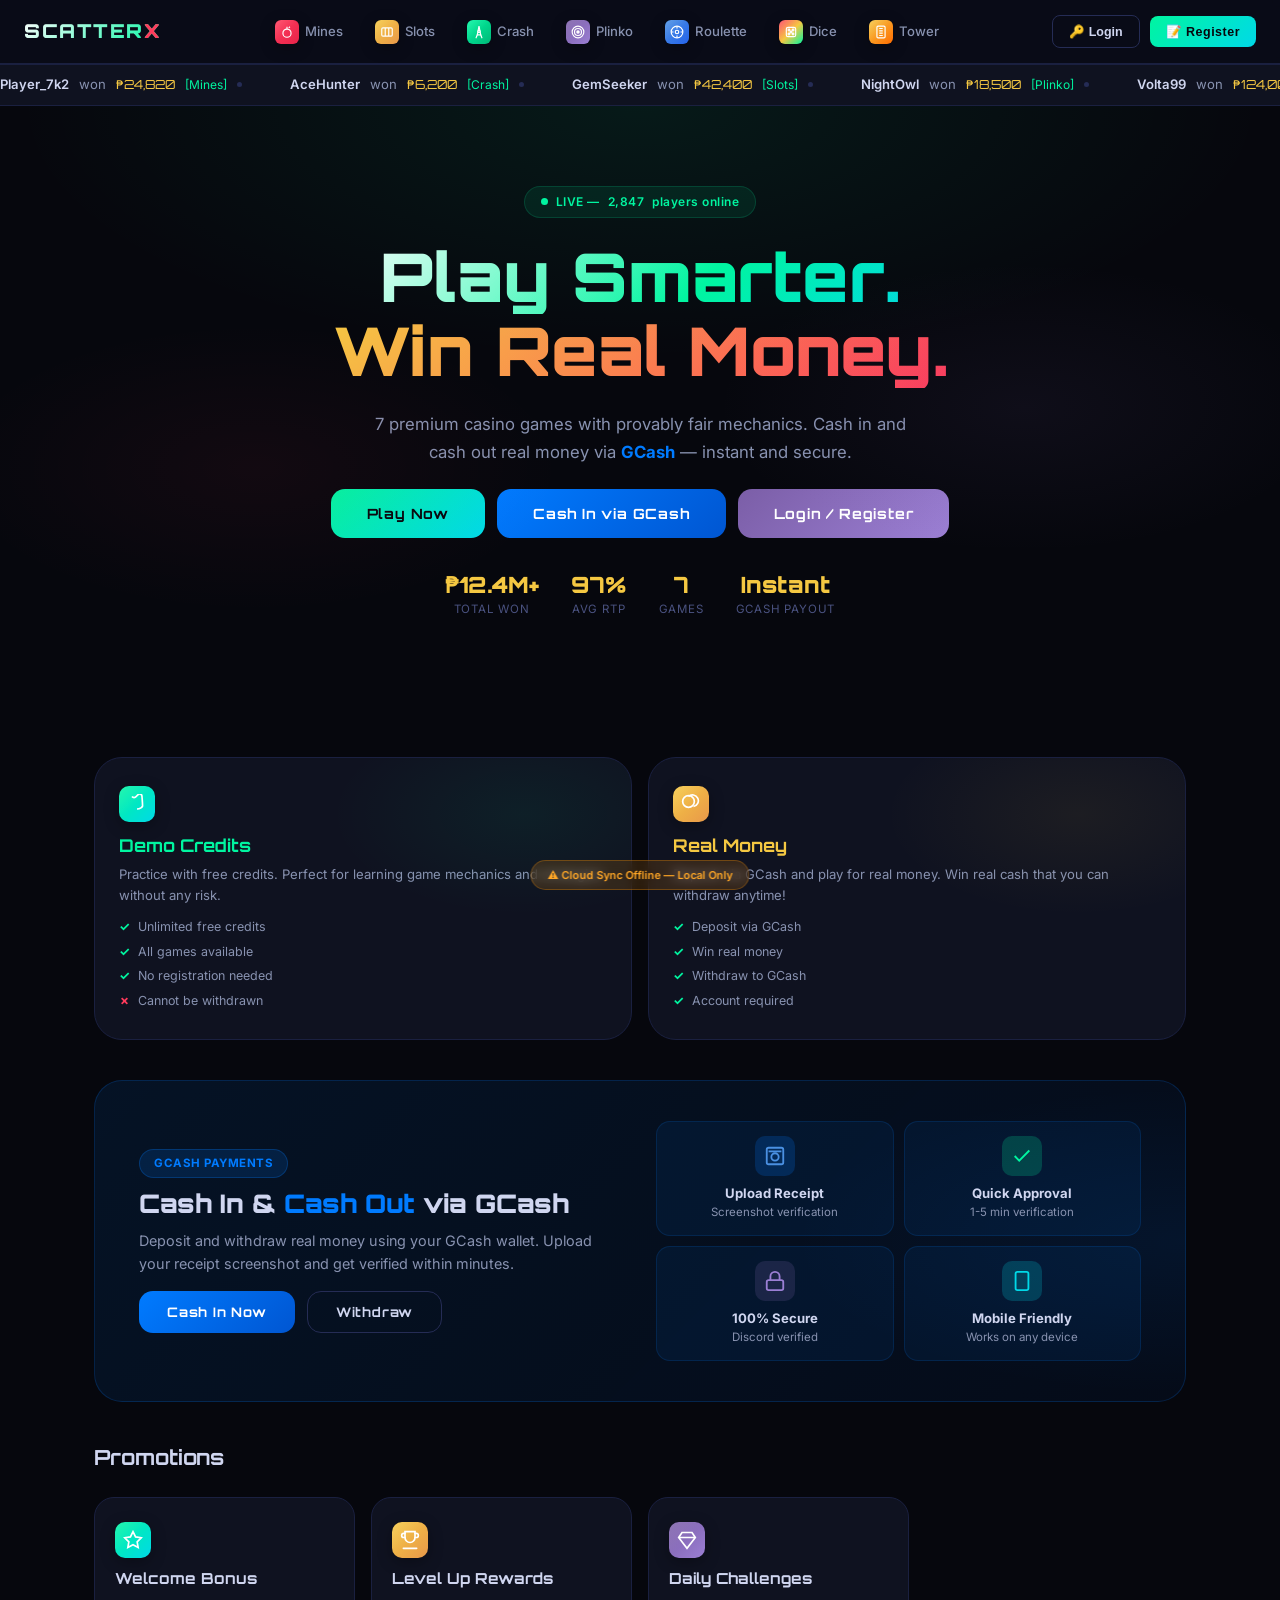
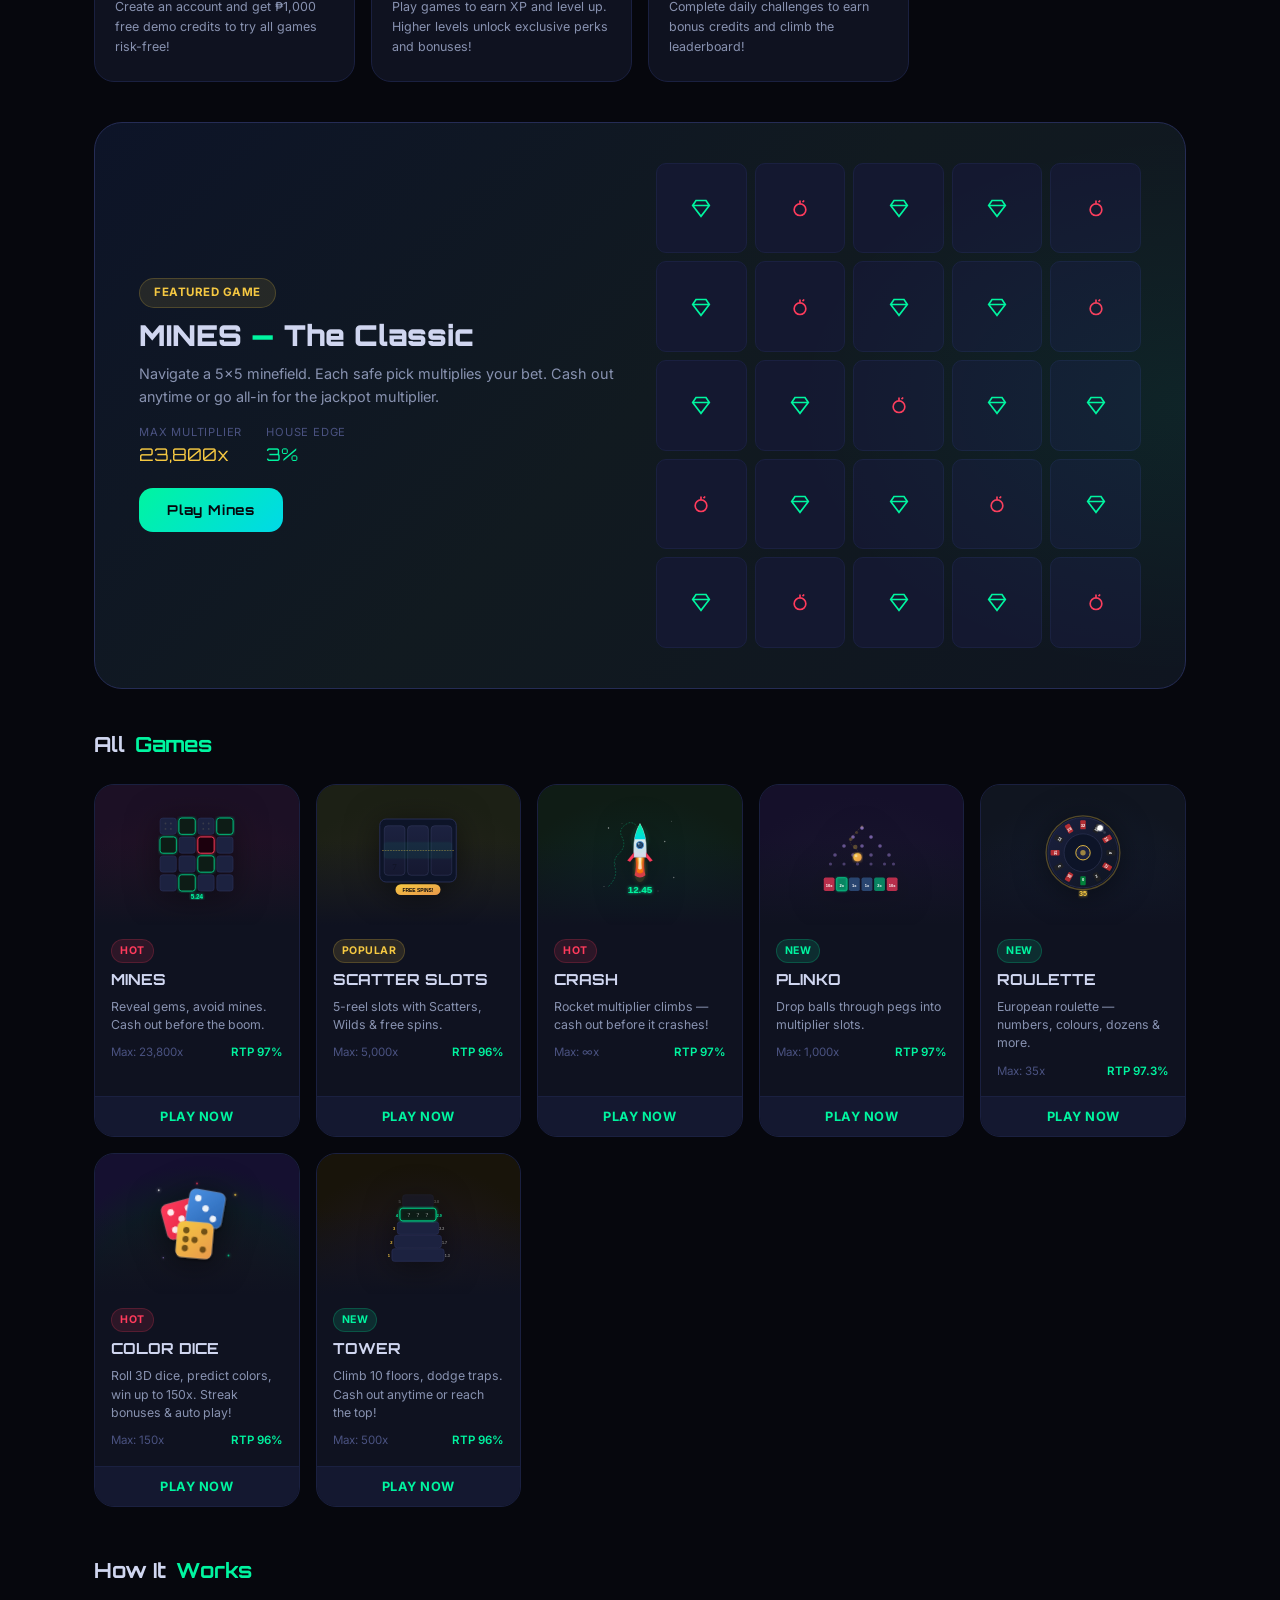
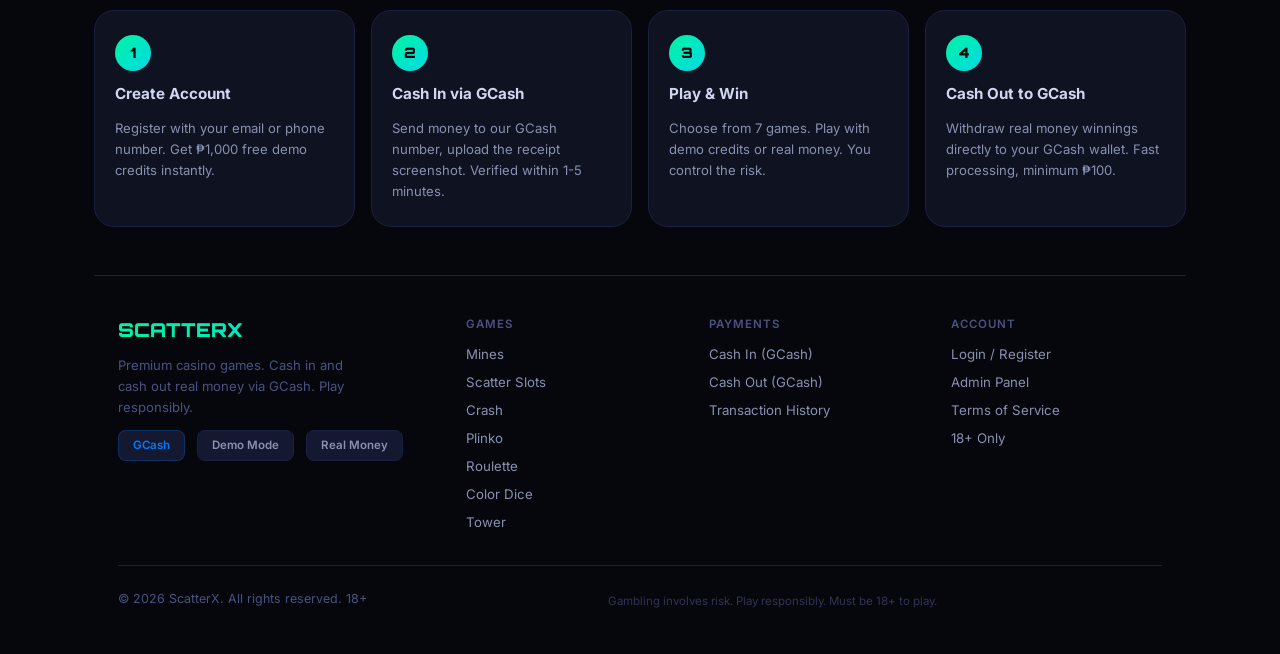
<file: index.html>
<!DOCTYPE html>
<html lang="en">
<head>
  <meta charset="UTF-8" />
  <meta name="viewport" content="width=device-width, initial-scale=1.0" />
  <title>ScatterX — Play & Win Real Money via GCash</title>
  <link rel="stylesheet" href="css/shared.css" />
  <style>
    .hero{position:relative;overflow:hidden;padding:80px 24px 90px;text-align:center;display:flex;flex-direction:column;align-items:center;gap:22px}
    .hero::before{content:'';position:absolute;inset:0;background:radial-gradient(ellipse 70% 60% at 50% 0%,rgba(0,245,160,.08) 0%,transparent 70%),radial-gradient(ellipse 40% 40% at 80% 50%,rgba(123,94,167,.08) 0%,transparent 60%),radial-gradient(ellipse 40% 40% at 20% 60%,rgba(255,59,92,.05) 0%,transparent 60%);pointer-events:none}
    .hero-tag{display:inline-flex;align-items:center;gap:8px;background:rgba(0,245,160,.08);border:1px solid rgba(0,245,160,.15);border-radius:999px;padding:6px 16px;font-size:.75rem;color:var(--gem);font-weight:600;letter-spacing:.5px}
    .hero-tag .dot{width:7px;height:7px;border-radius:50%;background:var(--gem);animation:blink 1.4s infinite}
    .hero-title{font-family:'Orbitron',sans-serif;font-size:clamp(2.2rem,6vw,4.2rem);font-weight:900;line-height:1.1}
    .hero-title .g1{background:linear-gradient(135deg,#fff 0%,var(--gem) 60%,var(--gem2) 100%);-webkit-background-clip:text;-webkit-text-fill-color:transparent;background-clip:text}
    .hero-title .g2{background:linear-gradient(135deg,var(--gold),var(--mine));-webkit-background-clip:text;-webkit-text-fill-color:transparent;background-clip:text}
    .hero-sub{max-width:560px;color:var(--text2);font-size:1.05rem;line-height:1.7}
    .hero-btns{display:flex;gap:12px;flex-wrap:wrap;justify-content:center}
    .hero-btn{padding:14px 36px;border-radius:var(--radius-md);font-family:'Orbitron',sans-serif;font-size:.88rem;font-weight:700;letter-spacing:.8px;cursor:pointer;border:none;text-decoration:none;transition:var(--transition);display:inline-flex;align-items:center;gap:8px}
    .hero-btn.primary{background:linear-gradient(135deg,var(--gem),var(--gem2));color:#06070d}
    .hero-btn.primary:hover{transform:translateY(-3px);box-shadow:var(--glow-gem)}
    .hero-btn.gcash{background:linear-gradient(135deg,var(--gcash),var(--gcash2));color:#fff}
    .hero-btn.gcash:hover{transform:translateY(-3px);box-shadow:var(--glow-gcash)}
    .hero-btn.outline{background:transparent;border:1px solid var(--border2);color:var(--text)}
    .hero-btn.outline:hover{border-color:var(--gem);color:var(--gem);background:rgba(0,245,160,.04)}
    .hero-btn.auth{background:linear-gradient(135deg,var(--purple),var(--purple2));color:#fff}
    .hero-btn.auth:hover{transform:translateY(-3px);box-shadow:var(--glow-purple)}
    .hero-stats{display:flex;gap:32px;flex-wrap:wrap;justify-content:center;margin-top:8px}
    .hero-stat .hv{font-family:'Orbitron',sans-serif;font-size:1.4rem;font-weight:900;color:var(--gold)}
    .hero-stat .hl{font-size:.72rem;color:var(--muted);text-transform:uppercase;letter-spacing:.8px}
    .welcome-banner{background:linear-gradient(135deg,rgba(0,245,160,.06),rgba(0,217,232,.04));border:1px solid rgba(0,245,160,.15);border-radius:var(--radius-xl);padding:24px 28px;display:flex;align-items:center;gap:16px;margin-bottom:24px}
    .welcome-avatar{width:52px;height:52px;border-radius:50%;display:flex;align-items:center;justify-content:center;font-weight:700;font-size:1rem;color:#06070d;font-family:'Orbitron',sans-serif;flex-shrink:0}
    .welcome-info{flex:1}.welcome-name{font-family:'Orbitron',sans-serif;font-size:1rem;font-weight:700}.welcome-sub{font-size:.78rem;color:var(--text2)}
    .welcome-balances{display:flex;gap:16px;flex-wrap:wrap}
    .welcome-bal{background:var(--card);border:1px solid var(--border);border-radius:var(--radius-sm);padding:8px 14px;display:flex;align-items:center;gap:8px}
    .welcome-bal-info .wbl{font-size:.6rem;color:var(--muted);text-transform:uppercase;letter-spacing:.5px}
    .welcome-bal-info .wbv{font-family:'Orbitron',sans-serif;font-size:.82rem;font-weight:700;color:var(--gold)}
    .ticker-wrap{overflow:hidden;background:var(--panel);border-top:1px solid var(--border);border-bottom:1px solid var(--border);padding:10px 0}
    .ticker{display:flex;gap:48px;animation:scroll 22s linear infinite;width:max-content}
    @keyframes scroll{0%{transform:translateX(0)}100%{transform:translateX(-50%)}}
    .tick-item{display:flex;align-items:center;gap:10px;font-size:.82rem;white-space:nowrap;color:var(--text2)}
    .tick-item .tick-name{color:var(--text);font-weight:600}.tick-item .tick-win{color:var(--gold);font-family:'Orbitron',sans-serif;font-size:.78rem}
    .tick-item .tick-game{color:var(--gem);font-size:.75rem}.tick-dot{width:5px;height:5px;border-radius:50%;background:var(--border2)}
    .section{padding:48px 24px;max-width:1140px;margin:0 auto}
    .section-title{font-family:'Orbitron',sans-serif;font-size:1.3rem;font-weight:700;margin-bottom:24px;display:flex;align-items:center;gap:10px}
    .section-title span{color:var(--gem)}
    .gcash-banner{background:linear-gradient(135deg,rgba(0,123,255,.1),rgba(0,86,210,.06));border:1px solid rgba(0,123,255,.2);border-radius:var(--radius-xl);padding:40px 44px;display:grid;grid-template-columns:1fr 1fr;gap:32px;align-items:center;margin-bottom:40px;overflow:hidden;position:relative}
    .gcash-banner::before{content:'';position:absolute;inset:0;background:radial-gradient(ellipse 60% 80% at 100% 50%,rgba(0,123,255,.08),transparent 60%);pointer-events:none}
    .gcash-badge{display:inline-flex;align-items:center;gap:8px;background:rgba(0,123,255,.15);border:1px solid rgba(0,123,255,.25);border-radius:999px;padding:5px 14px;width:fit-content;font-size:.72rem;color:var(--gcash);font-weight:700;letter-spacing:.5px;margin-bottom:10px}
    .gcash-banner-title{font-family:'Orbitron',sans-serif;font-size:1.6rem;font-weight:900;line-height:1.2;margin-bottom:10px}.gcash-banner-title span{color:var(--gcash)}
    .gcash-banner-desc{color:var(--text2);line-height:1.6;font-size:.9rem;margin-bottom:16px}
    .gcash-features{display:grid;grid-template-columns:1fr 1fr;gap:10px}
    .gcash-feat{background:rgba(0,123,255,.08);border:1px solid rgba(0,123,255,.15);border-radius:var(--radius-md);padding:14px;text-align:center}
    .gcash-feat .gf-icon{width:40px;height:40px;margin:0 auto 8px;border-radius:10px;display:flex;align-items:center;justify-content:center}
    .gcash-feat .gf-icon svg{width:22px;height:22px}.gcash-feat .gf-title{font-size:.82rem;font-weight:700;color:var(--text)}.gcash-feat .gf-sub{font-size:.72rem;color:var(--text2)}
    .currency-info{display:grid;grid-template-columns:1fr 1fr;gap:16px;margin-bottom:40px}
    .currency-card{background:var(--panel);border:1px solid var(--border);border-radius:var(--radius-xl);padding:28px 24px;position:relative;overflow:hidden}
    .currency-card::before{content:'';position:absolute;inset:0;pointer-events:none}
    .currency-card.demo::before{background:radial-gradient(ellipse 60% 60% at 80% 20%,rgba(0,245,160,.06),transparent 60%)}
    .currency-card.real::before{background:radial-gradient(ellipse 60% 60% at 80% 20%,rgba(245,200,66,.06),transparent 60%)}
    .cc-icon{margin-bottom:10px}.cc-title{font-family:'Orbitron',sans-serif;font-size:1.1rem;font-weight:700;margin-bottom:6px}
    .cc-title.demo{color:var(--gem)}.cc-title.real{color:var(--gold)}
    .cc-desc{font-size:.82rem;color:var(--text2);line-height:1.6;margin-bottom:12px}
    .cc-features{display:flex;flex-direction:column;gap:6px}
    .cc-feat{display:flex;align-items:center;gap:8px;font-size:.78rem;color:var(--text2)}
    .cc-feat .check{color:var(--gem);font-weight:700}.cc-feat .cross{color:var(--mine);font-weight:700}
    .games-grid{display:grid;grid-template-columns:repeat(auto-fill,minmax(200px,1fr));gap:16px}
    .game-card{background:var(--panel);border:1px solid var(--border);border-radius:var(--radius-lg);overflow:hidden;text-decoration:none;color:var(--text);transition:var(--transition);display:flex;flex-direction:column}
    .game-card:hover{border-color:var(--border2);transform:translateY(-4px);box-shadow:0 12px 40px rgba(0,0,0,.4)}
    .game-thumb{height:140px;display:flex;align-items:center;justify-content:center;position:relative;overflow:hidden}
    .game-thumb::after{content:'';position:absolute;inset:0;background:linear-gradient(180deg,transparent 40%,var(--panel) 100%)}
    .game-thumb img{width:90px;height:90px;object-fit:contain;z-index:1;filter:drop-shadow(0 4px 16px rgba(0,0,0,.5));transition:transform .3s}
    .game-card:hover .game-thumb img{transform:scale(1.1)}
    .game-thumb-mines{background:radial-gradient(circle at 50% 120%,rgba(255,59,92,.12),#1c1025 80%)}
    .game-thumb-slots{background:radial-gradient(circle at 50% 120%,rgba(245,200,66,.12),#1c2015 80%)}
    .game-thumb-crash{background:radial-gradient(circle at 50% 120%,rgba(0,245,160,.12),#0f1c15 80%)}
    .game-thumb-plinko{background:radial-gradient(circle at 50% 120%,rgba(123,94,167,.12),#15102a 80%)}
    .game-thumb-roulette{background:radial-gradient(circle at 50% 120%,rgba(74,144,226,.12),#101520 80%)}
    .game-thumb-color{background:radial-gradient(circle at 50% 120%,rgba(255,59,92,.06),rgba(245,200,66,.04) 30%,rgba(0,245,160,.04) 60%,#151030 80%)}
    .game-info{padding:14px 16px 16px;display:flex;flex-direction:column;gap:6px;flex:1}
    .badge{font-size:.66rem;font-weight:700;letter-spacing:.5px;text-transform:uppercase;padding:3px 8px;border-radius:999px;width:fit-content}
    .badge-hot{background:rgba(255,59,92,.12);color:var(--mine);border:1px solid rgba(255,59,92,.2)}
    .badge-new{background:rgba(0,245,160,.12);color:var(--gem);border:1px solid rgba(0,245,160,.2)}
    .badge-popular{background:rgba(245,200,66,.12);color:var(--gold);border:1px solid rgba(245,200,66,.2)}
    .game-name{font-family:'Orbitron',sans-serif;font-size:.95rem;font-weight:700}
    .game-desc{font-size:.77rem;color:var(--text2);line-height:1.5}
    .game-meta{display:flex;align-items:center;justify-content:space-between;margin-top:4px;font-size:.72rem;color:var(--muted)}
    .game-rtp{color:var(--gem);font-weight:600}
    .play-btn{display:block;text-align:center;padding:10px;background:var(--card);border-top:1px solid var(--border);font-size:.8rem;font-weight:700;letter-spacing:.5px;color:var(--gem);transition:var(--transition)}
    .game-card:hover .play-btn{background:rgba(0,245,160,.08)}
    .featured{background:linear-gradient(135deg,#0d1428,#111a20 50%,#0f1520);border:1px solid var(--border2);border-radius:var(--radius-xl);padding:40px 44px;display:grid;grid-template-columns:1fr 1fr;gap:32px;align-items:center;margin-bottom:40px;overflow:hidden;position:relative}
    .featured::before{content:'';position:absolute;inset:0;background:radial-gradient(ellipse 60% 80% at 100% 50%,rgba(0,245,160,.06),transparent 60%);pointer-events:none}
    .featured-tag{display:inline-flex;align-items:center;gap:7px;background:rgba(245,200,66,.1);border:1px solid rgba(245,200,66,.2);border-radius:999px;padding:5px 14px;width:fit-content;font-size:.72rem;color:var(--gold);font-weight:700;letter-spacing:.5px;margin-bottom:10px}
    .featured-title{font-family:'Orbitron',sans-serif;font-size:1.8rem;font-weight:900;line-height:1.2;margin-bottom:10px}.featured-title span{color:var(--gem)}
    .featured-desc{color:var(--text2);line-height:1.6;font-size:.9rem;margin-bottom:16px}
    .featured-visual{display:grid;grid-template-columns:repeat(5,1fr);gap:8px}
    .fv-tile{aspect-ratio:1;background:var(--card);border:1px solid var(--border);border-radius:10px;display:flex;align-items:center;justify-content:center;animation:tilePulse var(--d,2s) var(--delay,0s) ease-in-out infinite alternate}
    @keyframes tilePulse{from{background:var(--card);border-color:var(--border)}to{background:#0a1a14;border-color:var(--gem);box-shadow:0 0 12px rgba(0,245,160,.25)}}
    .how-grid{display:grid;grid-template-columns:repeat(auto-fill,minmax(220px,1fr));gap:16px}
    .how-card{background:var(--panel);border:1px solid var(--border);border-radius:var(--radius-lg);padding:24px 20px;display:flex;flex-direction:column;gap:12px;transition:var(--transition)}.how-card:hover{border-color:var(--border2);transform:translateY(-2px)}
    .how-num{width:36px;height:36px;border-radius:50%;background:linear-gradient(135deg,var(--gem),var(--gem2));color:#06070d;font-family:'Orbitron',sans-serif;font-weight:900;font-size:.9rem;display:flex;align-items:center;justify-content:center}
    .how-title{font-weight:700;font-size:.95rem}.how-desc{color:var(--text2);font-size:.82rem;line-height:1.6}
    .promo-grid{display:grid;grid-template-columns:repeat(auto-fill,minmax(260px,1fr));gap:16px;margin-bottom:40px}
    .promo-card{background:var(--panel);border:1px solid var(--border);border-radius:var(--radius-lg);padding:24px 20px;transition:var(--transition);position:relative;overflow:hidden}
    .promo-card:hover{border-color:var(--border2);transform:translateY(-2px)}
    .promo-icon{margin-bottom:10px}.promo-title{font-family:'Orbitron',sans-serif;font-size:.95rem;font-weight:700;margin-bottom:6px}
    .promo-desc{font-size:.78rem;color:var(--text2);line-height:1.6}
    footer{border-top:1px solid var(--border);padding:40px 24px;max-width:1140px;margin:0 auto}
    .footer-top{display:grid;grid-template-columns:1.5fr repeat(3,1fr);gap:32px;margin-bottom:32px}
    .footer-logo{font-family:'Orbitron',sans-serif;font-size:1.2rem;font-weight:900;background:linear-gradient(135deg,var(--gem),var(--gem2));-webkit-background-clip:text;-webkit-text-fill-color:transparent;background-clip:text;margin-bottom:10px}
    .footer-tagline{font-size:.82rem;color:var(--muted);line-height:1.6;max-width:240px}
    .footer-col-title{font-size:.72rem;text-transform:uppercase;letter-spacing:1px;color:var(--muted);font-weight:600;margin-bottom:12px}
    .footer-links{display:flex;flex-direction:column;gap:8px}
    .footer-links a{color:var(--text2);text-decoration:none;font-size:.83rem;transition:color .15s}.footer-links a:hover{color:var(--gem)}
    .footer-bottom{display:flex;align-items:center;justify-content:space-between;gap:16px;flex-wrap:wrap;padding-top:24px;border-top:1px solid var(--border)}
    .footer-copy{font-size:.78rem;color:var(--muted)}.footer-disclaimer{font-size:.72rem;color:var(--muted);opacity:.6;max-width:500px;line-height:1.5}
    .payment-methods{display:flex;gap:12px;align-items:center;margin-top:12px;flex-wrap:wrap}
    .pm-badge{background:var(--card);border:1px solid var(--border);border-radius:8px;padding:6px 14px;font-size:.72rem;font-weight:600;color:var(--text2);display:flex;align-items:center;gap:6px}
    .pm-badge.gc{border-color:rgba(0,123,255,.25);color:var(--gcash)}
    @media(max-width:800px){.featured,.gcash-banner,.currency-info{grid-template-columns:1fr}.footer-top{grid-template-columns:1fr 1fr}}
    @media(max-width:480px){.hero{padding:50px 16px 60px}.footer-top{grid-template-columns:1fr}.featured,.gcash-banner{padding:24px 20px}.welcome-banner{flex-direction:column;text-align:center}}
  </style>
</head>
<body>
<nav class="nav">
  <a href="index.html" class="nav-logo">SCATTER<span>X</span></a>
  <div class="nav-links">
    <a class="nav-link" href="games/mines.html"><span class="game-icon game-icon-sm game-icon-mines"><svg viewBox="0 0 24 24" fill="none" stroke="#fff" stroke-width="2"><circle cx="12" cy="14" r="7"/><path d="M12 7V3M15 5l2-2"/></svg></span> Mines</a>
    <a class="nav-link" href="games/scatter.html"><span class="game-icon game-icon-sm game-icon-slots"><svg viewBox="0 0 24 24" fill="none" stroke="#fff" stroke-width="2"><rect x="3" y="5" width="18" height="14" rx="2"/><path d="M9 5v14M15 5v14"/></svg></span> Slots</a>
    <a class="nav-link" href="games/crash.html"><span class="game-icon game-icon-sm game-icon-crash"><svg viewBox="0 0 24 24" fill="none" stroke="#fff" stroke-width="2" stroke-linecap="round"><path d="M12 2L9 17h6L12 2z"/><path d="M9 17l-2 5M15 17l2 5"/><circle cx="12" cy="11" r="2"/></svg></span> Crash</a>
    <a class="nav-link" href="games/plinko.html"><span class="game-icon game-icon-sm game-icon-plinko"><svg viewBox="0 0 24 24" fill="none" stroke="#fff" stroke-width="2"><circle cx="12" cy="12" r="10"/><circle cx="12" cy="12" r="6"/><circle cx="12" cy="12" r="2" fill="#fff"/></svg></span> Plinko</a>
    <a class="nav-link" href="games/roulette.html"><span class="game-icon game-icon-sm game-icon-roulette"><svg viewBox="0 0 24 24" fill="none" stroke="#fff" stroke-width="2"><circle cx="12" cy="12" r="10"/><circle cx="12" cy="12" r="3"/><path d="M12 2v4m0 12v4M2 12h4m12 0h4"/></svg></span> Roulette</a>
    <a class="nav-link" href="games/color.html"><span class="game-icon game-icon-sm game-icon-color"><svg viewBox="0 0 24 24" fill="none" stroke="#fff" stroke-width="2"><rect x="4" y="4" width="16" height="16" rx="3"/><circle cx="8.5" cy="8.5" r="1.5" fill="#ff3b5c"/><circle cx="15.5" cy="8.5" r="1.5" fill="#4a90e2"/><circle cx="8.5" cy="15.5" r="1.5" fill="#00f5a0"/><circle cx="15.5" cy="15.5" r="1.5" fill="#f5c842"/><circle cx="12" cy="12" r="1.5" fill="#9b7fd4"/></svg></span> Dice</a>
    <a class="nav-link" href="games/tower.html"><span class="game-icon game-icon-sm" style="background:linear-gradient(135deg,#f5c842,#ff6b00)"><svg viewBox="0 0 24 24" fill="none" stroke="#fff" stroke-width="2"><rect x="5" y="2" width="14" height="20" rx="2"/><path d="M9 6h6M9 10h6M9 14h6M9 18h6"/></svg></span> Tower</a>
  </div>
  <button class="nav-hamburger" onclick="toggleMobileMenu()"><span></span><span></span><span></span></button>
  <div class="nav-right">
    <div class="nav-balance" onclick="openDepositModal()">
      <span class="bal-icon" style="width:22px;height:22px;display:inline-flex;align-items:center;justify-content:center;background:linear-gradient(135deg,#f5c842,#e8984a);border-radius:50%;font-size:.55rem;color:#06070d;font-weight:900">&#8369;</span>
      <div><div class="bal-lbl">Balance</div><div class="bal-val">&#8369;0.00</div></div>
    </div>
    <button class="nav-deposit-btn" onclick="openDepositModal()">+ DEPOSIT</button>
  </div>
</nav>
<div class="mobile-menu">
  <a class="nav-link" href="games/mines.html"><span class="game-icon game-icon-sm game-icon-mines"><svg viewBox="0 0 24 24" fill="none" stroke="#fff" stroke-width="2"><circle cx="12" cy="14" r="7"/><path d="M12 7V3M15 5l2-2"/></svg></span> Mines</a>
  <a class="nav-link" href="games/scatter.html"><span class="game-icon game-icon-sm game-icon-slots"><svg viewBox="0 0 24 24" fill="none" stroke="#fff" stroke-width="2"><rect x="3" y="5" width="18" height="14" rx="2"/><path d="M9 5v14M15 5v14"/></svg></span> Slots</a>
  <a class="nav-link" href="games/crash.html"><span class="game-icon game-icon-sm game-icon-crash"><svg viewBox="0 0 24 24" fill="none" stroke="#fff" stroke-width="2" stroke-linecap="round"><path d="M12 2L9 17h6L12 2z"/><path d="M9 17l-2 5M15 17l2 5"/><circle cx="12" cy="11" r="2"/></svg></span> Crash</a>
  <a class="nav-link" href="games/plinko.html"><span class="game-icon game-icon-sm game-icon-plinko"><svg viewBox="0 0 24 24" fill="none" stroke="#fff" stroke-width="2"><circle cx="12" cy="12" r="10"/><circle cx="12" cy="12" r="6"/><circle cx="12" cy="12" r="2" fill="#fff"/></svg></span> Plinko</a>
  <a class="nav-link" href="games/roulette.html"><span class="game-icon game-icon-sm game-icon-roulette"><svg viewBox="0 0 24 24" fill="none" stroke="#fff" stroke-width="2"><circle cx="12" cy="12" r="10"/><circle cx="12" cy="12" r="3"/><path d="M12 2v4m0 12v4M2 12h4m12 0h4"/></svg></span> Roulette</a>
  <a class="nav-link" href="games/color.html"><span class="game-icon game-icon-sm game-icon-color"><svg viewBox="0 0 24 24" fill="none" stroke="#fff" stroke-width="2"><rect x="4" y="4" width="16" height="16" rx="3"/><circle cx="8.5" cy="8.5" r="1.5" fill="#ff3b5c"/><circle cx="15.5" cy="8.5" r="1.5" fill="#4a90e2"/><circle cx="8.5" cy="15.5" r="1.5" fill="#00f5a0"/><circle cx="15.5" cy="15.5" r="1.5" fill="#f5c842"/><circle cx="12" cy="12" r="1.5" fill="#9b7fd4"/></svg></span> Dice</a>
  <a class="nav-link" href="games/tower.html"><span class="game-icon game-icon-sm" style="background:linear-gradient(135deg,#f5c842,#ff6b00)"><svg viewBox="0 0 24 24" fill="none" stroke="#fff" stroke-width="2"><rect x="5" y="2" width="14" height="20" rx="2"/><path d="M9 6h6M9 10h6M9 14h6M9 18h6"/></svg></span> Tower</a>
  <div class="mobile-actions">
    <button class="btn-gcash" onclick="openDepositModal();toggleMobileMenu()">Cash In via GCash</button>
    <button class="btn-gold" onclick="openDepositModal();setTimeout(()=>switchWalletTab('cashout'),100);toggleMobileMenu()">Cash Out</button>
  </div>
</div>
<div class="ticker-wrap"><div class="ticker" id="ticker"></div></div>
<div class="hero">
  <div class="hero-tag"><div class="dot"></div> LIVE — <span id="onlineCount">2,847</span> players online</div>
  <h1 class="hero-title"><div class="g1">Play Smarter.</div><div class="g2">Win Real Money.</div></h1>
  <p class="hero-sub">7 premium casino games with provably fair mechanics. Cash in and cash out real money via <strong style="color:var(--gcash)">GCash</strong> — instant and secure.</p>
  <div class="hero-btns" id="heroBtns">
    <a class="hero-btn primary" href="games/mines.html">Play Now</a>
    <button class="hero-btn gcash" onclick="openDepositModal()">Cash In via GCash</button>
    <button class="hero-btn auth" onclick="openAuthModal()">Login / Register</button>
  </div>
  <div class="hero-stats">
    <div class="hero-stat"><div class="hv">&#8369;12.4M+</div><div class="hl">Total Won</div></div>
    <div class="hero-stat"><div class="hv">97%</div><div class="hl">Avg RTP</div></div>
    <div class="hero-stat"><div class="hv">7</div><div class="hl">Games</div></div>
    <div class="hero-stat"><div class="hv">Instant</div><div class="hl">GCash Payout</div></div>
  </div>
</div>
<div class="section">
  <div id="welcomeBanner" style="display:none"></div>
  <div class="currency-info">
    <div class="currency-card demo">
      <div class="cc-icon"><span class="game-icon game-icon-sm" style="background:linear-gradient(135deg,var(--gem),var(--gem2))"><svg viewBox="0 0 24 24" fill="none" stroke="#fff" stroke-width="2"><path d="M6 11h.01M18 10h.01M8 9v.01M15 12v.01M12 18c4 0 6.5-2.5 6.68-3.59C18.604 9.416 18 4.456 18 3a3 3 0 00-3-3c-1 0-1.5.5-2 1L11 3a3 3 0 01-5 0"/></svg></span></div>
      <div class="cc-title demo">Demo Credits</div>
      <div class="cc-desc">Practice with free credits. Perfect for learning game mechanics and strategies without any risk.</div>
      <div class="cc-features"><div class="cc-feat"><span class="check">&#x2713;</span> Unlimited free credits</div><div class="cc-feat"><span class="check">&#x2713;</span> All games available</div><div class="cc-feat"><span class="check">&#x2713;</span> No registration needed</div><div class="cc-feat"><span class="cross">&#x2717;</span> Cannot be withdrawn</div></div>
    </div>
    <div class="currency-card real">
      <div class="cc-icon"><span class="game-icon game-icon-sm" style="background:linear-gradient(135deg,#f5c842,#e8984a)"><svg viewBox="0 0 24 24" fill="none" stroke="#fff" stroke-width="2"><circle cx="9" cy="9" r="7"/><path d="M15 15a7 7 0 10-6-12"/></svg></span></div>
      <div class="cc-title real">Real Money</div>
      <div class="cc-desc">Deposit via GCash and play for real money. Win real cash that you can withdraw anytime!</div>
      <div class="cc-features"><div class="cc-feat"><span class="check">&#x2713;</span> Deposit via GCash</div><div class="cc-feat"><span class="check">&#x2713;</span> Win real money</div><div class="cc-feat"><span class="check">&#x2713;</span> Withdraw to GCash</div><div class="cc-feat"><span class="check">&#x2713;</span> Account required</div></div>
    </div>
  </div>
  <div class="gcash-banner">
    <div style="position:relative;z-index:1">
      <div class="gcash-badge">GCASH PAYMENTS</div>
      <div class="gcash-banner-title">Cash In &amp; <span>Cash Out</span> via GCash</div>
      <div class="gcash-banner-desc">Deposit and withdraw real money using your GCash wallet. Upload your receipt screenshot and get verified within minutes.</div>
      <div style="display:flex;gap:12px;flex-wrap:wrap">
        <button class="hero-btn gcash" onclick="openDepositModal()" style="font-size:.82rem;padding:12px 28px">Cash In Now</button>
        <button class="hero-btn outline" onclick="openDepositModal();setTimeout(()=>switchWalletTab('cashout'),100)" style="font-size:.82rem;padding:12px 28px">Withdraw</button>
      </div>
    </div>
    <div class="gcash-features" style="position:relative;z-index:1">
      <div class="gcash-feat"><div class="gf-icon" style="background:rgba(0,123,255,.2)"><svg viewBox="0 0 24 24" fill="none" stroke="#4a90e2" stroke-width="2" width="22" height="22"><rect x="3" y="3" width="18" height="18" rx="2"/><circle cx="12" cy="13" r="4"/><path d="M5 7h14"/></svg></div><div class="gf-title">Upload Receipt</div><div class="gf-sub">Screenshot verification</div></div>
      <div class="gcash-feat"><div class="gf-icon" style="background:rgba(0,245,160,.2)"><svg viewBox="0 0 24 24" fill="none" stroke="#00f5a0" stroke-width="2" width="22" height="22"><path d="M20 6L9 17l-5-5"/></svg></div><div class="gf-title">Quick Approval</div><div class="gf-sub">1-5 min verification</div></div>
      <div class="gcash-feat"><div class="gf-icon" style="background:rgba(123,94,167,.2)"><svg viewBox="0 0 24 24" fill="none" stroke="#9b7fd4" stroke-width="2" width="22" height="22"><rect width="18" height="11" x="3" y="11" rx="2"/><path d="M7 11V7a5 5 0 0110 0v4"/></svg></div><div class="gf-title">100% Secure</div><div class="gf-sub">Discord verified</div></div>
      <div class="gcash-feat"><div class="gf-icon" style="background:rgba(0,217,232,.2)"><svg viewBox="0 0 24 24" fill="none" stroke="#00d9e8" stroke-width="2" width="22" height="22"><rect x="5" y="2" width="14" height="20" rx="2"/><path d="M12 18h.01"/></svg></div><div class="gf-title">Mobile Friendly</div><div class="gf-sub">Works on any device</div></div>
    </div>
  </div>
  <div class="section-title">Promotions</div>
  <div class="promo-grid">
    <div class="promo-card"><div class="promo-icon"><span class="game-icon game-icon-sm" style="background:linear-gradient(135deg,var(--gem),var(--gem2))"><svg viewBox="0 0 24 24" fill="none" stroke="#fff" stroke-width="2"><polygon points="12 2 15.09 8.26 22 9.27 17 14.14 18.18 21.02 12 17.77 5.82 21.02 7 14.14 2 9.27 8.91 8.26 12 2"/></svg></span></div><div class="promo-title">Welcome Bonus</div><div class="promo-desc">Create an account and get &#8369;1,000 free demo credits to try all games risk-free!</div></div>
    <div class="promo-card"><div class="promo-icon"><span class="game-icon game-icon-sm" style="background:linear-gradient(135deg,var(--gold),var(--gold2))"><svg viewBox="0 0 24 24" fill="none" stroke="#fff" stroke-width="2" stroke-linecap="round"><path d="M6 9H4.5a2.5 2.5 0 010-5H6M18 9h1.5a2.5 2.5 0 000-5H18"/><path d="M4 22h16"/><path d="M18 2H6v7a6 6 0 0012 0V2z"/></svg></span></div><div class="promo-title">Level Up Rewards</div><div class="promo-desc">Play games to earn XP and level up. Higher levels unlock exclusive perks and bonuses!</div></div>
    <div class="promo-card"><div class="promo-icon"><span class="game-icon game-icon-sm" style="background:linear-gradient(135deg,var(--purple),var(--purple2))"><svg viewBox="0 0 24 24" fill="none" stroke="#fff" stroke-width="2"><path d="M6 3h12l4 6-10 13L2 9zM2 9h20"/></svg></span></div><div class="promo-title">Daily Challenges</div><div class="promo-desc">Complete daily challenges to earn bonus credits and climb the leaderboard!</div></div>
  </div>
  <div class="featured">
    <div style="position:relative;z-index:1">
      <div class="featured-tag">FEATURED GAME</div>
      <div class="featured-title">MINES <span>—</span> The Classic</div>
      <div class="featured-desc">Navigate a 5x5 minefield. Each safe pick multiplies your bet. Cash out anytime or go all-in for the jackpot multiplier.</div>
      <div style="display:flex;gap:24px;flex-wrap:wrap;margin-bottom:20px">
        <div><div style="font-size:.7rem;color:var(--muted);text-transform:uppercase;letter-spacing:.8px">Max Multiplier</div><div style="font-family:'Orbitron',sans-serif;font-size:1.1rem;color:var(--gold)">23,800x</div></div>
        <div><div style="font-size:.7rem;color:var(--muted);text-transform:uppercase;letter-spacing:.8px">House Edge</div><div style="font-family:'Orbitron',sans-serif;font-size:1.1rem;color:var(--gem)">3%</div></div>
      </div>
      <a href="games/mines.html" class="hero-btn primary" style="display:inline-block;width:fit-content;font-size:.85rem;padding:12px 28px">Play Mines</a>
    </div>
    <div class="featured-visual" id="featuredGrid"></div>
  </div>
  <div class="section-title">All <span>Games</span></div>
  <div class="games-grid">
    <a class="game-card" href="games/mines.html"><div class="game-thumb game-thumb-mines"><img src="img/mines.svg" alt="Mines"></div><div class="game-info"><span class="badge badge-hot">HOT</span><div class="game-name">MINES</div><div class="game-desc">Reveal gems, avoid mines. Cash out before the boom.</div><div class="game-meta"><span>Max: 23,800x</span><span class="game-rtp">RTP 97%</span></div></div><div class="play-btn">PLAY NOW</div></a>
    <a class="game-card" href="games/scatter.html"><div class="game-thumb game-thumb-slots"><img src="img/slots.svg" alt="Slots"></div><div class="game-info"><span class="badge badge-popular">POPULAR</span><div class="game-name">SCATTER SLOTS</div><div class="game-desc">5-reel slots with Scatters, Wilds &amp; free spins.</div><div class="game-meta"><span>Max: 5,000x</span><span class="game-rtp">RTP 96%</span></div></div><div class="play-btn">PLAY NOW</div></a>
    <a class="game-card" href="games/crash.html"><div class="game-thumb game-thumb-crash"><img src="img/crash.svg" alt="Crash"></div><div class="game-info"><span class="badge badge-hot">HOT</span><div class="game-name">CRASH</div><div class="game-desc">Rocket multiplier climbs — cash out before it crashes!</div><div class="game-meta"><span>Max: &#8734;x</span><span class="game-rtp">RTP 97%</span></div></div><div class="play-btn">PLAY NOW</div></a>
    <a class="game-card" href="games/plinko.html"><div class="game-thumb game-thumb-plinko"><img src="img/plinko.svg" alt="Plinko"></div><div class="game-info"><span class="badge badge-new">NEW</span><div class="game-name">PLINKO</div><div class="game-desc">Drop balls through pegs into multiplier slots.</div><div class="game-meta"><span>Max: 1,000x</span><span class="game-rtp">RTP 97%</span></div></div><div class="play-btn">PLAY NOW</div></a>
    <a class="game-card" href="games/roulette.html"><div class="game-thumb game-thumb-roulette"><img src="img/roulette.svg" alt="Roulette"></div><div class="game-info"><span class="badge badge-new">NEW</span><div class="game-name">ROULETTE</div><div class="game-desc">European roulette — numbers, colours, dozens &amp; more.</div><div class="game-meta"><span>Max: 35x</span><span class="game-rtp">RTP 97.3%</span></div></div><div class="play-btn">PLAY NOW</div></a>
    <a class="game-card" href="games/color.html"><div class="game-thumb game-thumb-color"><img src="img/color_dice.svg" alt="Color Dice"></div><div class="game-info"><span class="badge badge-hot">HOT</span><div class="game-name">COLOR DICE</div><div class="game-desc">Roll 3D dice, predict colors, win up to 150x. Streak bonuses &amp; auto play!</div><div class="game-meta"><span>Max: 150x</span><span class="game-rtp">RTP 96%</span></div></div><div class="play-btn">PLAY NOW</div></a>
    <a class="game-card" href="games/tower.html"><div class="game-thumb" style="background:radial-gradient(circle at 50% 120%,rgba(245,200,66,.12),rgba(255,107,0,.06) 40%,#18140a 80%)"><img src="img/tower.svg" alt="Tower"></div><div class="game-info"><span class="badge badge-new">NEW</span><div class="game-name">TOWER</div><div class="game-desc">Climb 10 floors, dodge traps. Cash out anytime or reach the top!</div><div class="game-meta"><span>Max: 500x</span><span class="game-rtp">RTP 96%</span></div></div><div class="play-btn">PLAY NOW</div></a>
  </div>
</div>
<div class="section" style="padding-top:0">
  <div class="section-title">How It <span>Works</span></div>
  <div class="how-grid">
    <div class="how-card"><div class="how-num">1</div><div class="how-title">Create Account</div><div class="how-desc">Register with your email or phone number. Get &#8369;1,000 free demo credits instantly.</div></div>
    <div class="how-card"><div class="how-num">2</div><div class="how-title">Cash In via GCash</div><div class="how-desc">Send money to our GCash number, upload the receipt screenshot. Verified within 1-5 minutes.</div></div>
    <div class="how-card"><div class="how-num">3</div><div class="how-title">Play &amp; Win</div><div class="how-desc">Choose from 7 games. Play with demo credits or real money. You control the risk.</div></div>
    <div class="how-card"><div class="how-num">4</div><div class="how-title">Cash Out to GCash</div><div class="how-desc">Withdraw real money winnings directly to your GCash wallet. Fast processing, minimum &#8369;100.</div></div>
  </div>
</div>
<div style="max-width:1140px;margin:0 auto;padding:0 24px">
<footer>
  <div class="footer-top">
    <div><div class="footer-logo">SCATTERX</div><div class="footer-tagline">Premium casino games. Cash in and cash out real money via GCash. Play responsibly.</div><div class="payment-methods"><div class="pm-badge gc">GCash</div><div class="pm-badge">Demo Mode</div><div class="pm-badge">Real Money</div></div></div>
    <div><div class="footer-col-title">Games</div><div class="footer-links"><a href="games/mines.html">Mines</a><a href="games/scatter.html">Scatter Slots</a><a href="games/crash.html">Crash</a><a href="games/plinko.html">Plinko</a><a href="games/roulette.html">Roulette</a><a href="games/color.html">Color Dice</a><a href="games/tower.html">Tower</a></div></div>
    <div><div class="footer-col-title">Payments</div><div class="footer-links"><a href="#" onclick="openDepositModal();return false">Cash In (GCash)</a><a href="#" onclick="openDepositModal();setTimeout(()=>switchWalletTab('cashout'),100);return false">Cash Out (GCash)</a><a href="#" onclick="openDepositModal();setTimeout(()=>switchWalletTab('history'),100);return false">Transaction History</a></div></div>
    <div><div class="footer-col-title">Account</div><div class="footer-links"><a href="#" onclick="openAuthModal();return false">Login / Register</a><a href="#" onclick="openAdminPanel();return false">Admin Panel</a><a href="#">Terms of Service</a><a href="#">18+ Only</a></div></div>
  </div>
  <div class="footer-bottom"><div class="footer-copy">&#169; 2026 ScatterX. All rights reserved. 18+</div><div class="footer-disclaimer">Gambling involves risk. Play responsibly. Must be 18+ to play.</div></div>
</footer>
</div>
<script src="js/wallet.js"></script>
<script src="js/db.js"></script>
<script src="js/auth.js"></script>
<script>
Wallet.init();
function updateHomePage(){
  const h=document.getElementById('heroBtns'),w=document.getElementById('welcomeBanner');
  if(Auth.isLoggedIn()){
    const u=Auth.getCurrentUser();if(!u)return;
    h.innerHTML='<a class="hero-btn primary" href="games/mines.html">Play Now</a><button class="hero-btn gcash" onclick="openDepositModal()">Cash In via GCash</button><button class="hero-btn outline" onclick="openDepositModal();setTimeout(()=>switchWalletTab(\'cashout\'),100)">Cash Out</button>';
    w.style.display='flex';w.className='welcome-banner';
    w.innerHTML='<div class="welcome-avatar" style="background:'+u.avatar.color+'">'+u.avatar.initials+'</div><div class="welcome-info"><div class="welcome-name">Welcome back, '+u.displayName+'!</div><div class="welcome-sub">Level '+(u.level||1)+' &middot; '+(u.gamesPlayed||0)+' games played</div></div><div class="welcome-balances"><div class="welcome-bal"><div class="welcome-bal-info"><div class="wbl">Demo</div><div class="wbv" style="color:var(--gem)">'+Wallet.fmt(u.demoBalance)+'</div></div></div><div class="welcome-bal"><div class="welcome-bal-info"><div class="wbl">Real</div><div class="wbv">'+Wallet.fmt(u.realBalance)+'</div></div></div></div>';
  }else{
    h.innerHTML='<a class="hero-btn primary" href="games/mines.html">Play Now</a><button class="hero-btn gcash" onclick="openDepositModal()">Cash In via GCash</button><button class="hero-btn auth" onclick="openAuthModal()">Login / Register</button>';
    w.style.display='none';
  }
}
const _oU=updateAuthUI;updateAuthUI=function(){_oU();updateHomePage();};updateAuthUI();
(function(){const e=document.getElementById('onlineCount'),b=2847;setInterval(()=>{e.textContent=(b+Math.floor(Math.random()*200)-100).toLocaleString()},5000)})();
const G='<svg viewBox="0 0 24 24" fill="none" stroke="#00f5a0" stroke-width="2" width="20" height="20"><path d="M6 3h12l4 6-10 13L2 9zM2 9h20"/></svg>',B='<svg viewBox="0 0 24 24" fill="none" stroke="#ff3b5c" stroke-width="2" width="20" height="20"><circle cx="12" cy="14" r="7"/><path d="M12 7V3M15 5l2-2"/></svg>';
const IC=[G,B,G,G,B,G,B,G,G,B,G,G,B,G,G,B,G,G,B,G,G,B,G,G,B],fg=document.getElementById('featuredGrid');
IC.forEach((c,i)=>{const d=document.createElement('div');d.className='fv-tile';d.style.setProperty('--delay',(i*.12)+'s');d.style.setProperty('--d',(1.8+Math.random())+'s');d.innerHTML=c;fg.appendChild(d)});
const wins=[{n:'Player_7k2',g:'Mines',a:'24,820'},{n:'AceHunter',g:'Crash',a:'6,200'},{n:'GemSeeker',g:'Slots',a:'42,400'},{n:'NightOwl',g:'Plinko',a:'18,500'},{n:'Volta99',g:'Mines',a:'124,000'},{n:'SkyRocket',g:'Crash',a:'4,990'},{n:'LuckyK',g:'Roulette',a:'15,150'},{n:'CryptoG',g:'Color',a:'75,000'},{n:'MrFortune',g:'Plinko',a:'11,200'},{n:'StarBet',g:'Mines',a:'38,700'}],tk=document.getElementById('ticker');
[...wins,...wins].forEach(w=>{const d=document.createElement('div');d.className='tick-item';d.innerHTML='<span class="tick-name">'+w.n+'</span> won <span class="tick-win">&#8369;'+w.a+'</span> <span class="tick-game">['+w.g+']</span><span class="tick-dot"></span>';tk.appendChild(d)});
</script>
</body>
</html>
</file>
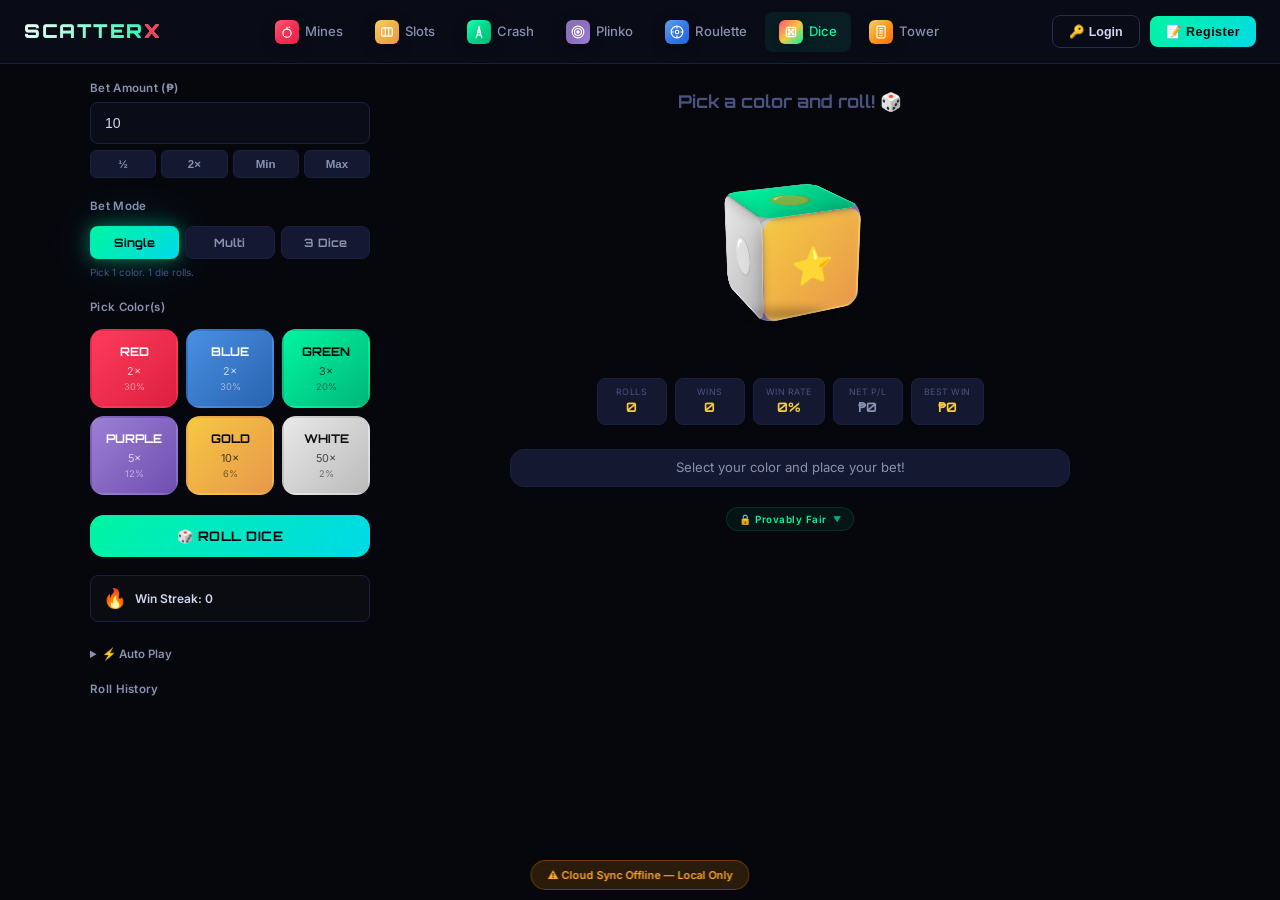
<file: games/color.html>
<!DOCTYPE html>
<html lang="en">
<head>
  <meta charset="UTF-8" /><meta name="viewport" content="width=device-width, initial-scale=1.0" />
  <title>Color Dice — ScatterX</title>
  <link rel="stylesheet" href="../css/shared.css" />
  <style>
    /* ── DICE SCENE ── */
    .dice-stage{perspective:800px;display:flex;justify-content:center;align-items:center;gap:28px;padding:30px 10px;min-height:220px;position:relative}
    .dice-container{display:flex;gap:28px;justify-content:center;align-items:center}
    .dice-wrap{width:100px;height:100px;perspective:600px}
    .dice-cube{width:100%;height:100%;position:relative;transform-style:preserve-3d;transform:rotateX(-20deg) rotateY(25deg)}
    .dice-face{position:absolute;width:100px;height:100px;border-radius:14px;display:flex;align-items:center;justify-content:center;font-size:2.2rem;font-weight:900;font-family:'Orbitron',sans-serif;border:2px solid rgba(255,255,255,.15);box-shadow:inset 0 2px 8px rgba(255,255,255,.1),0 4px 20px rgba(0,0,0,.3)}
    .dice-face.f-front {transform:translateZ(50px)}
    .dice-face.f-back  {transform:rotateY(180deg) translateZ(50px)}
    .dice-face.f-right {transform:rotateY(90deg) translateZ(50px)}
    .dice-face.f-left  {transform:rotateY(-90deg) translateZ(50px)}
    .dice-face.f-top   {transform:rotateX(90deg) translateZ(50px)}
    .dice-face.f-bottom{transform:rotateX(-90deg) translateZ(50px)}

    .face-red   {background:linear-gradient(135deg,#ff3b5c,#dc2040)}
    .face-blue  {background:linear-gradient(135deg,#4a90e2,#2863b0)}
    .face-green {background:linear-gradient(135deg,#00f5a0,#00b87a)}
    .face-purple{background:linear-gradient(135deg,#9b7fd4,#6f4fb0)}
    .face-gold  {background:linear-gradient(135deg,#f5c842,#e8984a)}
    .face-white {background:linear-gradient(135deg,#e8e8e8,#bbb);color:#222!important}

    .dice-shadow{width:80px;height:12px;background:rgba(0,0,0,.25);border-radius:50%;margin:10px auto 0;filter:blur(4px)}

    /* ── COLOR PICKS ── */
    .color-picks{display:grid;grid-template-columns:repeat(3,1fr);gap:8px;margin-top:12px}
    .color-pick{border-radius:var(--radius-md);padding:12px 8px;text-align:center;cursor:pointer;border:2px solid transparent;transition:var(--transition);position:relative;overflow:hidden}
    .color-pick:hover{transform:translateY(-2px);box-shadow:0 6px 20px rgba(0,0,0,.2)}
    .color-pick.selected{border-color:#fff;box-shadow:0 0 20px rgba(255,255,255,.2)}
    .color-pick.selected::after{content:'✓';position:absolute;top:4px;right:6px;font-size:.7rem;font-weight:900;color:#fff;background:rgba(0,0,0,.4);width:18px;height:18px;border-radius:50%;display:flex;align-items:center;justify-content:center}
    .color-pick .cp-name{font-family:'Orbitron',sans-serif;font-size:.75rem;font-weight:700;margin-bottom:2px}
    .color-pick .cp-mult{font-size:.68rem;opacity:.7}
    .color-pick .cp-prob{font-size:.58rem;opacity:.5;margin-top:1px}
    .cp-red{background:linear-gradient(135deg,#ff3b5c,#dc2040)}.cp-red .cp-name,.cp-red .cp-mult,.cp-red .cp-prob{color:#fff}
    .cp-blue{background:linear-gradient(135deg,#4a90e2,#2863b0)}.cp-blue .cp-name,.cp-blue .cp-mult,.cp-blue .cp-prob{color:#fff}
    .cp-green{background:linear-gradient(135deg,#00f5a0,#00b87a)}.cp-green .cp-name,.cp-green .cp-mult,.cp-green .cp-prob{color:#06070d}
    .cp-purple{background:linear-gradient(135deg,#9b7fd4,#6f4fb0)}.cp-purple .cp-name,.cp-purple .cp-mult,.cp-purple .cp-prob{color:#fff}
    .cp-gold{background:linear-gradient(135deg,#f5c842,#e8984a)}.cp-gold .cp-name,.cp-gold .cp-mult,.cp-gold .cp-prob{color:#06070d}
    .cp-white{background:linear-gradient(135deg,#e8e8e8,#bbb)}.cp-white .cp-name,.cp-white .cp-mult,.cp-white .cp-prob{color:#111}

    /* ── MULTI BET ── */
    .multi-bet-toggle{display:flex;gap:6px;margin:10px 0 6px}
    .mbt-btn{flex:1;padding:8px 6px;border-radius:8px;font-size:.72rem;font-weight:700;cursor:pointer;border:1px solid var(--border);background:var(--card);color:var(--text2);transition:var(--transition);font-family:'Orbitron',sans-serif}
    .mbt-btn.active{background:linear-gradient(135deg,var(--gem),var(--gem2));color:#06070d;border-color:transparent;box-shadow:var(--glow-gem)}
    .mbt-btn:hover:not(.active){border-color:var(--gem);color:var(--gem)}

    /* ── RESULT ── */
    .result-display{text-align:center;margin:8px 0;font-family:'Orbitron',sans-serif;font-size:1.1rem;font-weight:700;min-height:30px;transition:color .2s}

    /* ── STATS BAR ── */
    .dice-stats{display:flex;gap:8px;justify-content:center;flex-wrap:wrap;margin:8px 0 12px}
    .ds-item{background:var(--card);border:1px solid var(--border);border-radius:8px;padding:6px 12px;text-align:center;min-width:70px}
    .ds-label{font-size:.55rem;color:var(--muted);text-transform:uppercase;letter-spacing:.5px}
    .ds-value{font-family:'Orbitron',sans-serif;font-size:.82rem;font-weight:700;color:var(--gold)}

    /* ── STREAK ── */
    .streak-bar{display:flex;align-items:center;gap:8px;padding:8px 12px;border-radius:8px;margin:8px 0;transition:var(--transition)}
    .streak-bar.hot{background:linear-gradient(135deg,rgba(245,200,66,.1),rgba(255,59,92,.08));border:1px solid rgba(245,200,66,.2)}
    .streak-bar.cold{background:rgba(255,255,255,.02);border:1px solid var(--border)}
    .streak-icon{font-size:1.2rem}
    .streak-text{font-size:.75rem;font-weight:600;color:var(--text)}
    .streak-bonus{font-size:.68rem;font-weight:700;color:var(--gold);margin-left:auto;font-family:'Orbitron',sans-serif}

    /* ── HISTORY ── */
    .hist-row{display:flex;gap:5px;flex-wrap:wrap;margin-top:6px}
    .hist-dot{width:24px;height:24px;border-radius:6px;border:1px solid rgba(255,255,255,.1);display:flex;align-items:center;justify-content:center;font-size:.55rem;font-weight:700;transition:transform .2s}
    .hist-dot:hover{transform:scale(1.2)}
    .hd-red{background:#ff3b5c;color:#fff}.hd-blue{background:#4a90e2;color:#fff}.hd-green{background:#00f5a0;color:#111}.hd-purple{background:#9b7fd4;color:#fff}.hd-gold{background:#f5c842;color:#111}.hd-white{background:#e8e8e8;color:#333}

    /* ── AUTO PLAY ── */
    .auto-controls{background:var(--card);border:1px solid var(--border);border-radius:var(--radius-md);padding:10px;margin-top:8px}
    .auto-row{display:flex;align-items:center;gap:8px;margin-bottom:6px}
    .auto-row:last-child{margin-bottom:0}
    .auto-label{font-size:.68rem;color:var(--text2);min-width:80px}
    .auto-input{flex:1;padding:6px 8px;border:1px solid var(--border);border-radius:6px;background:var(--bg2);color:var(--text);font-size:.75rem;outline:none}
    .auto-input:focus{border-color:var(--gem)}

    /* ── PROVABLY FAIR ── */
    .fair-badge{display:inline-flex;align-items:center;gap:6px;background:rgba(0,245,160,.06);border:1px solid rgba(0,245,160,.12);border-radius:999px;padding:4px 12px;font-size:.62rem;color:var(--gem);font-weight:600;letter-spacing:.5px;margin-top:8px;cursor:pointer}
    .fair-badge:hover{background:rgba(0,245,160,.1)}
    .fair-popup{display:none;background:var(--card);border:1px solid var(--border);border-radius:var(--radius-md);padding:12px;margin-top:6px;font-size:.72rem;color:var(--text2);line-height:1.6}
    .fair-popup.open{display:block}

    @media(max-width:640px){
      .dice-stage{gap:16px;min-height:180px}
      .dice-container{gap:16px}
      .dice-wrap{width:76px;height:76px}
      .dice-face{width:76px;height:76px;border-radius:10px;font-size:1.5rem}
      .dice-face.f-front {transform:translateZ(38px)}
      .dice-face.f-back  {transform:rotateY(180deg) translateZ(38px)}
      .dice-face.f-right {transform:rotateY(90deg) translateZ(38px)}
      .dice-face.f-left  {transform:rotateY(-90deg) translateZ(38px)}
      .dice-face.f-top   {transform:rotateX(90deg) translateZ(38px)}
      .dice-face.f-bottom{transform:rotateX(-90deg) translateZ(38px)}
      .color-picks{grid-template-columns:repeat(2,1fr)}
      .dice-stats{gap:4px}
      .ds-item{min-width:55px;padding:4px 8px}
    }
  </style>
</head>
<body>
<nav class="nav">
  <a href="../index.html" class="nav-logo">SCATTER<span>X</span></a>
  <div class="nav-links">
    <a class="nav-link" href="mines.html"><span class="game-icon game-icon-sm game-icon-mines"><svg viewBox="0 0 24 24" fill="none" stroke="#fff" stroke-width="2"><circle cx="12" cy="14" r="7"/><path d="M12 7V3M15 5l2-2"/></svg></span> Mines</a>
    <a class="nav-link" href="scatter.html"><span class="game-icon game-icon-sm game-icon-slots"><svg viewBox="0 0 24 24" fill="none" stroke="#fff" stroke-width="2"><rect x="3" y="5" width="18" height="14" rx="2"/><path d="M9 5v14M15 5v14"/></svg></span> Slots</a>
    <a class="nav-link" href="crash.html"><span class="game-icon game-icon-sm game-icon-crash"><svg viewBox="0 0 24 24" fill="none" stroke="#fff" stroke-width="2" stroke-linecap="round"><path d="M12 2L9 17h6L12 2z"/><path d="M9 17l-2 5M15 17l2 5"/><circle cx="12" cy="11" r="2"/></svg></span> Crash</a>
    <a class="nav-link" href="plinko.html"><span class="game-icon game-icon-sm game-icon-plinko"><svg viewBox="0 0 24 24" fill="none" stroke="#fff" stroke-width="2"><circle cx="12" cy="12" r="10"/><circle cx="12" cy="12" r="6"/><circle cx="12" cy="12" r="2" fill="#fff"/></svg></span> Plinko</a>
    <a class="nav-link" href="roulette.html"><span class="game-icon game-icon-sm game-icon-roulette"><svg viewBox="0 0 24 24" fill="none" stroke="#fff" stroke-width="2"><circle cx="12" cy="12" r="10"/><circle cx="12" cy="12" r="3"/><path d="M12 2v4m0 12v4M2 12h4m12 0h4"/></svg></span> Roulette</a>
    <a class="nav-link active" href="color.html"><span class="game-icon game-icon-sm game-icon-color"><svg viewBox="0 0 24 24" fill="none" stroke="#fff" stroke-width="2"><rect x="4" y="4" width="16" height="16" rx="3"/><circle cx="8.5" cy="8.5" r="1.5" fill="#ff3b5c"/><circle cx="15.5" cy="8.5" r="1.5" fill="#4a90e2"/><circle cx="8.5" cy="15.5" r="1.5" fill="#00f5a0"/><circle cx="15.5" cy="15.5" r="1.5" fill="#f5c842"/><circle cx="12" cy="12" r="1.5" fill="#9b7fd4"/></svg></span> Dice</a>
    <a class="nav-link" href="tower.html"><span class="game-icon game-icon-sm" style="background:linear-gradient(135deg,#f5c842,#ff6b00)"><svg viewBox="0 0 24 24" fill="none" stroke="#fff" stroke-width="2"><rect x="5" y="2" width="14" height="20" rx="2"/><path d="M9 6h6M9 10h6M9 14h6M9 18h6"/></svg></span> Tower</a>
  </div>
  <button class="nav-hamburger" onclick="toggleMobileMenu()"><span></span><span></span><span></span></button>
  <div class="nav-right">
    <div class="nav-balance" onclick="openDepositModal()"><span class="bal-icon" style="width:22px;height:22px;display:inline-flex;align-items:center;justify-content:center;background:linear-gradient(135deg,#f5c842,#e8984a);border-radius:50%;font-size:.55rem;color:#06070d;font-weight:900">&#8369;</span><div><div class="bal-lbl">Balance</div><div class="bal-val">&#8369;0.00</div></div></div>
    <button class="nav-deposit-btn" onclick="openDepositModal()">+ DEPOSIT</button>
  </div>
</nav>
<div class="mobile-menu">
  <a class="nav-link" href="mines.html"><span class="game-icon game-icon-sm game-icon-mines"><svg viewBox="0 0 24 24" fill="none" stroke="#fff" stroke-width="2"><circle cx="12" cy="14" r="7"/><path d="M12 7V3M15 5l2-2"/></svg></span> Mines</a>
  <a class="nav-link" href="scatter.html"><span class="game-icon game-icon-sm game-icon-slots"><svg viewBox="0 0 24 24" fill="none" stroke="#fff" stroke-width="2"><rect x="3" y="5" width="18" height="14" rx="2"/><path d="M9 5v14M15 5v14"/></svg></span> Slots</a>
  <a class="nav-link" href="crash.html"><span class="game-icon game-icon-sm game-icon-crash"><svg viewBox="0 0 24 24" fill="none" stroke="#fff" stroke-width="2" stroke-linecap="round"><path d="M12 2L9 17h6L12 2z"/><path d="M9 17l-2 5M15 17l2 5"/><circle cx="12" cy="11" r="2"/></svg></span> Crash</a>
  <a class="nav-link" href="plinko.html"><span class="game-icon game-icon-sm game-icon-plinko"><svg viewBox="0 0 24 24" fill="none" stroke="#fff" stroke-width="2"><circle cx="12" cy="12" r="10"/><circle cx="12" cy="12" r="6"/><circle cx="12" cy="12" r="2" fill="#fff"/></svg></span> Plinko</a>
  <a class="nav-link" href="roulette.html"><span class="game-icon game-icon-sm game-icon-roulette"><svg viewBox="0 0 24 24" fill="none" stroke="#fff" stroke-width="2"><circle cx="12" cy="12" r="10"/><circle cx="12" cy="12" r="3"/><path d="M12 2v4m0 12v4M2 12h4m12 0h4"/></svg></span> Roulette</a>
  <a class="nav-link active" href="color.html"><span class="game-icon game-icon-sm game-icon-color"><svg viewBox="0 0 24 24" fill="none" stroke="#fff" stroke-width="2"><rect x="4" y="4" width="16" height="16" rx="3"/><circle cx="8.5" cy="8.5" r="1.5" fill="#ff3b5c"/><circle cx="15.5" cy="8.5" r="1.5" fill="#4a90e2"/><circle cx="8.5" cy="15.5" r="1.5" fill="#00f5a0"/><circle cx="15.5" cy="15.5" r="1.5" fill="#f5c842"/><circle cx="12" cy="12" r="1.5" fill="#9b7fd4"/></svg></span> Dice</a>
  <a class="nav-link" href="tower.html"><span class="game-icon game-icon-sm" style="background:linear-gradient(135deg,#f5c842,#ff6b00)"><svg viewBox="0 0 24 24" fill="none" stroke="#fff" stroke-width="2"><rect x="5" y="2" width="14" height="20" rx="2"/><path d="M9 6h6M9 10h6M9 14h6M9 18h6"/></svg></span> Tower</a>
  <div class="mobile-actions">
    <button class="btn-gcash" onclick="openDepositModal();toggleMobileMenu()">Cash In via GCash</button>
    <button class="btn-gold" onclick="openDepositModal();setTimeout(()=>switchWalletTab('cashout'),100);toggleMobileMenu()">Cash Out</button>
  </div>
</div>

<div class="page-wrap">
  <div class="game-layout">
    <!-- SIDE PANEL -->
    <div class="side">
      <div class="field-group">
        <div class="field-label">Bet Amount (&#8369;)</div>
        <input type="number" class="field-input" id="betInp" value="10" min="1" />
        <div class="bet-quick">
          <button class="bq-btn" onclick="bq('h')">&#189;</button>
          <button class="bq-btn" onclick="bq('2')">2&#215;</button>
          <button class="bq-btn" onclick="bq('min')">Min</button>
          <button class="bq-btn" onclick="bq('max')">Max</button>
        </div>
      </div>

      <div class="field-group">
        <div class="field-label">Bet Mode</div>
        <div class="multi-bet-toggle">
          <button class="mbt-btn active" onclick="setMode('single')" id="modeSingle">Single</button>
          <button class="mbt-btn" onclick="setMode('multi')" id="modeMulti">Multi</button>
          <button class="mbt-btn" onclick="setMode('dice3')" id="modeDice3">3 Dice</button>
        </div>
        <div style="font-size:.62rem;color:var(--muted);margin-top:4px" id="modeDesc">Pick 1 color. 1 die rolls.</div>
      </div>

      <div class="field-group">
        <div class="field-label">Pick Color(s)</div>
        <div class="color-picks" id="colorPicks">
          <div class="color-pick cp-red" onclick="pick('red')" data-color="red"><div class="cp-name">RED</div><div class="cp-mult">2&#215;</div><div class="cp-prob">30%</div></div>
          <div class="color-pick cp-blue" onclick="pick('blue')" data-color="blue"><div class="cp-name">BLUE</div><div class="cp-mult">2&#215;</div><div class="cp-prob">30%</div></div>
          <div class="color-pick cp-green" onclick="pick('green')" data-color="green"><div class="cp-name">GREEN</div><div class="cp-mult">3&#215;</div><div class="cp-prob">20%</div></div>
          <div class="color-pick cp-purple" onclick="pick('purple')" data-color="purple"><div class="cp-name">PURPLE</div><div class="cp-mult">5&#215;</div><div class="cp-prob">12%</div></div>
          <div class="color-pick cp-gold" onclick="pick('gold')" data-color="gold"><div class="cp-name">GOLD</div><div class="cp-mult">10&#215;</div><div class="cp-prob">6%</div></div>
          <div class="color-pick cp-white" onclick="pick('white')" data-color="white"><div class="cp-name">WHITE</div><div class="cp-mult">50&#215;</div><div class="cp-prob">2%</div></div>
        </div>
      </div>

      <button class="btn-primary" id="rollBtn" onclick="roll()">&#x1F3B2; ROLL DICE</button>

      <div class="streak-bar cold" id="streakBar">
        <div class="streak-icon">&#x1F525;</div>
        <div class="streak-text" id="streakText">Win Streak: 0</div>
        <div class="streak-bonus" id="streakBonus"></div>
      </div>

      <details style="margin-top:6px">
        <summary style="font-size:.72rem;color:var(--text2);cursor:pointer;font-weight:600">&#x26A1; Auto Play</summary>
        <div class="auto-controls">
          <div class="auto-row">
            <span class="auto-label">Rounds</span>
            <input type="number" class="auto-input" id="autoRounds" value="10" min="1" max="100" />
          </div>
          <div class="auto-row">
            <span class="auto-label">Stop profit</span>
            <input type="number" class="auto-input" id="autoProfit" placeholder="0 = no limit" value="0" />
          </div>
          <div class="auto-row">
            <span class="auto-label">Stop loss</span>
            <input type="number" class="auto-input" id="autoLoss" placeholder="0 = no limit" value="0" />
          </div>
          <div style="display:flex;gap:6px;margin-top:6px">
            <button class="btn-primary" id="autoStartBtn" onclick="startAuto()" style="flex:1;padding:8px;font-size:.72rem">&#x25B6; START</button>
            <button class="btn-red" id="autoStopBtn" onclick="stopAuto()" style="flex:1;padding:8px;font-size:.72rem" disabled>&#x23F9; STOP</button>
          </div>
        </div>
      </details>

      <div class="field-group" style="margin-top:8px">
        <div class="field-label">Roll History</div>
        <div class="hist-row" id="histRow"></div>
      </div>
    </div>

    <!-- GAME BOARD -->
    <div class="game-board">
      <div class="result-display" id="resultDisp" style="color:var(--muted)">Pick a color and roll! &#x1F3B2;</div>

      <div class="dice-stage" id="diceStage">
        <div class="dice-container" id="diceContainer"></div>
      </div>

      <div class="dice-stats">
        <div class="ds-item"><div class="ds-label">Rolls</div><div class="ds-value" id="statRolls">0</div></div>
        <div class="ds-item"><div class="ds-label">Wins</div><div class="ds-value" id="statWins">0</div></div>
        <div class="ds-item"><div class="ds-label">Win Rate</div><div class="ds-value" id="statRate">0%</div></div>
        <div class="ds-item"><div class="ds-label">Net P/L</div><div class="ds-value" id="statPL" style="color:var(--text2)">&#8369;0</div></div>
        <div class="ds-item"><div class="ds-label">Best Win</div><div class="ds-value" id="statBest">&#8369;0</div></div>
      </div>

      <div class="board-status" id="status">Select your color and place your bet!</div>

      <div style="text-align:center">
        <div class="fair-badge" onclick="toggleFair()">&#x1F512; Provably Fair <span style="font-size:.5rem;opacity:.7">&#x25BC;</span></div>
        <div class="fair-popup" id="fairPopup">
          <strong>How it works:</strong><br>
          Each roll uses a weighted random algorithm. Colors have fixed probabilities:
          Red 30%, Blue 30%, Green 20%, Purple 12%, Gold 6%, White 2%.
          Results are determined before the animation plays. The house edge is transparent.
        </div>
      </div>
    </div>
  </div>
</div>

<!-- WIN OVERLAY -->
<div class="overlay" id="ovWin">
  <div class="overlay-box">
    <div class="overlay-icon"><svg viewBox="0 0 48 48" width="56" height="56"><circle cx="24" cy="24" r="20" fill="#f5c842" opacity=".15"/><path d="M24 8l4 12h12l-10 7 4 13-10-8-10 8 4-13-10-7h12z" fill="#f5c842" stroke="#f5c842" stroke-width="1"/></svg></div>
    <div class="overlay-title win">YOU WON!</div>
    <div class="overlay-amount win" id="ovWA">&#8369;0</div>
    <div class="overlay-sub" id="ovWS"></div>
    <button class="btn-primary" style="margin-top:10px" onclick="closeOv()">ROLL AGAIN &#x1F3B2;</button>
  </div>
</div>
<!-- LOSE OVERLAY -->
<div class="overlay" id="ovLose">
  <div class="overlay-box">
    <div class="overlay-icon"><svg viewBox="0 0 48 48" width="56" height="56"><circle cx="24" cy="24" r="20" fill="#ff3b5c" opacity=".15"/><line x1="16" y1="16" x2="32" y2="32" stroke="#ff3b5c" stroke-width="3" stroke-linecap="round"/><line x1="32" y1="16" x2="16" y2="32" stroke="#ff3b5c" stroke-width="3" stroke-linecap="round"/></svg></div>
    <div class="overlay-title lose">WRONG COLOR!</div>
    <div class="overlay-amount lose" id="ovLA">-&#8369;0</div>
    <div class="overlay-sub" id="ovLS"></div>
    <button class="btn-red" style="margin-top:10px" onclick="closeOv()">TRY AGAIN &#x1F3B2;</button>
  </div>
</div>

<script src="../js/wallet.js"></script>
<script src="../js/db.js"></script>
<script src="../js/auth.js"></script>
<script>
Wallet.init();
updateAuthUI();

/* ═══════════════════════════════════════════
   COLOR DICE — GAME ENGINE
   ═══════════════════════════════════════════ */

const COLORS = [
  { name:'red',    color:'#ff3b5c', mult:2,  weight:30, face:'face-red'    },
  { name:'blue',   color:'#4a90e2', mult:2,  weight:30, face:'face-blue'   },
  { name:'green',  color:'#00f5a0', mult:3,  weight:20, face:'face-green'  },
  { name:'purple', color:'#9b7fd4', mult:5,  weight:12, face:'face-purple' },
  { name:'gold',   color:'#f5c842', mult:10, weight:6,  face:'face-gold'   },
  { name:'white',  color:'#e8e8e8', mult:50, weight:2,  face:'face-white'  }
];

const TOTAL_WEIGHT = COLORS.reduce((s, c) => s + c.weight, 0);
const FACE_NAMES = ['front','back','right','left','top','bottom'];

// Rotation needed to expose a given face to the viewer
const FACE_SHOW = {
  front:  'rotateX(0deg) rotateY(0deg)',
  back:   'rotateX(0deg) rotateY(180deg)',
  right:  'rotateX(0deg) rotateY(-90deg)',
  left:   'rotateX(0deg) rotateY(90deg)',
  top:    'rotateX(-90deg) rotateY(0deg)',
  bottom: 'rotateX(90deg) rotateY(0deg)'
};

let selectedColors = [];
let rolling = false;
let mode = 'single';
let history = [];
let stats = { rolls:0, wins:0, netPL:0, best:0 };
let streak = 0;
let autoPlaying = false;
let autoState = { remaining:0, profit:0 };

function getColorEmoji(name) {
  return { red:'\u{1F534}', blue:'\u{1F535}', green:'\u{1F7E2}', purple:'\u{1F7E3}', gold:'\u2B50', white:'\u26AA' }[name] || '\u{1F3AF}';
}

/* ── Build 3D dice ── */
function buildDice(count) {
  const container = document.getElementById('diceContainer');
  container.innerHTML = '';
  for (let i = 0; i < count; i++) {
    const faceColors = FACE_NAMES.map(() => COLORS[Math.floor(Math.random() * COLORS.length)]);
    const wrap = document.createElement('div');
    wrap.className = 'dice-wrap';
    wrap.innerHTML =
      '<div class="dice-cube" id="dice' + i + '">' +
      FACE_NAMES.map(function(f, j) {
        return '<div class="dice-face f-' + f + ' ' + faceColors[j].face + '">' + getColorEmoji(faceColors[j].name) + '</div>';
      }).join('') +
      '</div><div class="dice-shadow"></div>';
    container.appendChild(wrap);
  }
}

function getDiceCount() { return mode === 'dice3' ? 3 : 1; }

buildDice(1);

/* ── Mode switching ── */
function setMode(m) {
  if (rolling) return;
  mode = m;
  selectedColors = [];
  document.querySelectorAll('.color-pick').forEach(function(e) { e.classList.remove('selected'); });
  document.querySelectorAll('.mbt-btn').forEach(function(b) { b.classList.remove('active'); });
  var capId = 'mode' + m.charAt(0).toUpperCase() + m.slice(1);
  document.getElementById(capId).classList.add('active');

  var descs = { single:'Pick 1 color. 1 die rolls.', multi:'Pick up to 3 colors. Bet splits equally.', dice3:'Pick 1 color. 3 dice roll. More matches = bigger wins!' };
  document.getElementById('modeDesc').textContent = descs[m];

  if (m === 'dice3') {
    document.querySelectorAll('.color-pick').forEach(function(el) {
      var c = el.getAttribute('data-color');
      var col = COLORS.find(function(x) { return x.name === c; });
      el.querySelector('.cp-mult').textContent = '1x / ' + col.mult + 'x / ' + (col.mult * 3) + 'x';
    });
  } else {
    document.querySelectorAll('.color-pick').forEach(function(el) {
      var c = el.getAttribute('data-color');
      var col = COLORS.find(function(x) { return x.name === c; });
      el.querySelector('.cp-mult').textContent = col.mult + '\u00d7';
    });
  }
  buildDice(getDiceCount());
}

/* ── Color pick ── */
function pick(c) {
  if (rolling) return;
  if (mode === 'single' || mode === 'dice3') {
    selectedColors = [c];
    document.querySelectorAll('.color-pick').forEach(function(e) { e.classList.remove('selected'); });
    document.querySelector('[data-color="' + c + '"]').classList.add('selected');
  } else {
    var idx = selectedColors.indexOf(c);
    if (idx > -1) {
      selectedColors.splice(idx, 1);
      document.querySelector('[data-color="' + c + '"]').classList.remove('selected');
    } else {
      if (selectedColors.length >= 3) { Toast.show('!', 'Max 3 colors', 'Remove a color first', 'error'); return; }
      selectedColors.push(c);
      document.querySelector('[data-color="' + c + '"]').classList.add('selected');
    }
  }
  var names = selectedColors.map(function(s) { return s.toUpperCase(); }).join(', ');
  document.getElementById('resultDisp').textContent = names + ' selected';
  document.getElementById('resultDisp').style.color = selectedColors.length === 1
    ? COLORS.find(function(x) { return x.name === selectedColors[0]; }).color
    : 'var(--gold)';
}

/* ── Weighted RNG ── */
function rollColor() {
  var rand = Math.random() * TOTAL_WEIGHT;
  for (var i = 0; i < COLORS.length; i++) {
    rand -= COLORS[i].weight;
    if (rand <= 0) return COLORS[i];
  }
  return COLORS[0];
}

/* ══════════ MAIN ROLL ══════════ */
function roll() {
  if (!requireLogin()) return;
  if (rolling) return;
  if (!selectedColors.length) { Toast.show('\u{1F3B2}', 'Pick a color first', '', 'error'); return; }

  var betAmt = parseFloat(document.getElementById('betInp').value);
  if (!betAmt || betAmt <= 0) { shakeEl(document.getElementById('betInp')); return; }
  if (!Wallet.subtract(betAmt)) { Toast.show('!', 'Insufficient Balance', '', 'error'); shakeEl(document.getElementById('betInp')); return; }

  rolling = true;
  document.getElementById('rollBtn').disabled = true;
  document.getElementById('resultDisp').textContent = 'Rolling\u2026';
  document.getElementById('resultDisp').style.color = 'var(--gold)';
  SFX.play('click');

  var diceCount = getDiceCount();
  var results = [];
  for (var d = 0; d < diceCount; d++) results.push(rollColor());

  // Animate dice
  var diceEls = document.querySelectorAll('.dice-cube');
  diceEls.forEach(function(die, i) {
    var result = results[i];
    var targetFace = Math.floor(Math.random() * 6);

    FACE_NAMES.forEach(function(f, j) {
      var faceEl = die.querySelector('.f-' + f);
      var col = (j === targetFace) ? result : COLORS[Math.floor(Math.random() * COLORS.length)];
      faceEl.className = 'dice-face f-' + f + ' ' + col.face;
      faceEl.textContent = getColorEmoji(col.name);
    });

    var finalRot = FACE_SHOW[FACE_NAMES[targetFace]];
    var spins = 3 + Math.floor(Math.random() * 2);
    die.style.transition = 'none';
    die.style.transform = 'rotateX(0) rotateY(0) rotateZ(0)';

    requestAnimationFrame(function() {
      die.style.transition = 'transform 2s cubic-bezier(.2,1,.3,1)';
      die.style.transform = 'rotateX(' + (spins * 360) + 'deg) rotateY(' + (spins * 360) + 'deg) ' + finalRot;
    });
  });

  setTimeout(function() { onResult(results, betAmt); }, 2200);
}

/* ── Result handler ── */
function onResult(results, betAmt) {
  rolling = false;
  document.getElementById('rollBtn').disabled = false;
  stats.rolls++;

  var totalWin = 0, matchCount = 0;

  if (mode === 'dice3') {
    var picked = selectedColors[0];
    matchCount = results.filter(function(r) { return r.name === picked; }).length;
    var col = COLORS.find(function(c) { return c.name === picked; });
    if (matchCount === 1) totalWin = betAmt * 1;
    else if (matchCount === 2) totalWin = betAmt * col.mult;
    else if (matchCount === 3) totalWin = betAmt * col.mult * 3;
  } else if (mode === 'multi') {
    var perColor = betAmt / selectedColors.length;
    selectedColors.forEach(function(sc) {
      if (results[0].name === sc) {
        var col2 = COLORS.find(function(c) { return c.name === sc; });
        totalWin += perColor * col2.mult;
      }
    });
  } else {
    if (results[0].name === selectedColors[0]) {
      var col3 = COLORS.find(function(c) { return c.name === selectedColors[0]; });
      totalWin = betAmt * col3.mult;
    }
  }

  var won = totalWin > 0;
  if (won) {
    streak++;
    if (streak >= 3) {
      var bonusPct = Math.min((streak - 2) * 5, 25);
      totalWin += totalWin * (bonusPct / 100);
    }
  } else { streak = 0; }
  updateStreak();

  results.forEach(function(r) { history.unshift(r); });
  if (history.length > 30) history = history.slice(0, 30);
  renderHist();

  var resultNames = results.map(function(r) { return r.name.toUpperCase(); }).join(' + ');
  document.getElementById('resultDisp').textContent = '\u{1F3B2} ' + resultNames;
  document.getElementById('resultDisp').style.color = results.length === 1 ? results[0].color : 'var(--gold)';

  if (won) {
    stats.wins++;
    stats.netPL += (totalWin - betAmt);
    if (totalWin > stats.best) stats.best = totalWin;
    Wallet.add(totalWin);
    SFX.play('win');
    if (totalWin >= betAmt * 5) FX.fireworks();
    document.getElementById('ovWA').textContent = '+' + Wallet.fmt(totalWin);
    var sub = '';
    if (mode === 'dice3') sub = matchCount + '/3 matched! ' + resultNames;
    else sub = results[0].mult + 'x on ' + Wallet.fmt(betAmt);
    if (streak >= 3) sub += ' \u{1F525} Streak x' + streak + ' bonus!';
    document.getElementById('ovWS').textContent = sub;
    if (!autoPlaying) setTimeout(function() { document.getElementById('ovWin').classList.add('show'); }, 300);
    document.getElementById('status').textContent = 'Won ' + Wallet.fmt(totalWin) + '! \u{1F389}';
    document.getElementById('status').className = 'board-status won';
  } else {
    stats.netPL -= betAmt;
    SFX.play('crash');
    document.getElementById('ovLA').textContent = '-' + Wallet.fmt(betAmt);
    document.getElementById('ovLS').textContent = 'Landed: ' + resultNames + ' \u2014 You picked: ' + selectedColors.map(function(s) { return s.toUpperCase(); }).join(', ');
    if (!autoPlaying) setTimeout(function() { document.getElementById('ovLose').classList.add('show'); }, 300);
    document.getElementById('status').textContent = 'Landed on ' + resultNames;
    document.getElementById('status').className = 'board-status lost';
  }

  updateStats();

  if (autoPlaying) {
    autoState.remaining--;
    autoState.profit += (won ? (totalWin - betAmt) : -betAmt);
    var sp = parseFloat(document.getElementById('autoProfit').value) || 0;
    var sl = parseFloat(document.getElementById('autoLoss').value) || 0;
    if (autoState.remaining <= 0 || (sp > 0 && autoState.profit >= sp) || (sl > 0 && autoState.profit <= -sl)) { stopAuto(); return; }
    setTimeout(function() { if (autoPlaying) roll(); }, 1200);
  }
}

/* ── Streak ── */
function updateStreak() {
  var bar = document.getElementById('streakBar');
  document.getElementById('streakText').textContent = 'Win Streak: ' + streak;
  if (streak >= 3) {
    bar.className = 'streak-bar hot';
    document.getElementById('streakBonus').textContent = '+' + Math.min((streak - 2) * 5, 25) + '% bonus!';
    bar.querySelector('.streak-icon').textContent = streak >= 5 ? '\u{1F525}\u{1F525}' : '\u{1F525}';
  } else {
    bar.className = 'streak-bar cold';
    document.getElementById('streakBonus').textContent = '';
    bar.querySelector('.streak-icon').textContent = '\u{1F525}';
  }
}

/* ── Stats ── */
function updateStats() {
  document.getElementById('statRolls').textContent = stats.rolls;
  document.getElementById('statWins').textContent = stats.wins;
  document.getElementById('statRate').textContent = stats.rolls ? Math.round(stats.wins / stats.rolls * 100) + '%' : '0%';
  var plEl = document.getElementById('statPL');
  plEl.textContent = (stats.netPL >= 0 ? '+' : '') + '\u20B1' + Math.abs(stats.netPL).toFixed(2);
  plEl.style.color = stats.netPL >= 0 ? '#38ef7d' : '#ff5252';
  document.getElementById('statBest').textContent = '\u20B1' + stats.best.toFixed(2);
}

/* ── History ── */
function renderHist() {
  var r = document.getElementById('histRow');
  r.innerHTML = '';
  history.slice(0, 20).forEach(function(h) {
    var d = document.createElement('div');
    d.className = 'hist-dot hd-' + h.name;
    d.textContent = h.name.charAt(0).toUpperCase();
    d.title = h.name + ' (' + h.mult + 'x)';
    r.appendChild(d);
  });
}

/* ── Auto Play ── */
function startAuto() {
  if (rolling || autoPlaying) return;
  if (!selectedColors.length) { Toast.show('\u{1F3B2}', 'Pick a color first', '', 'error'); return; }
  autoPlaying = true;
  autoState = { remaining: parseInt(document.getElementById('autoRounds').value) || 10, profit: 0 };
  document.getElementById('autoStartBtn').disabled = true;
  document.getElementById('autoStopBtn').disabled = false;
  roll();
}
function stopAuto() {
  autoPlaying = false;
  document.getElementById('autoStartBtn').disabled = false;
  document.getElementById('autoStopBtn').disabled = true;
  var ps = autoState.profit >= 0 ? '+\u20B1' + autoState.profit.toFixed(2) : '-\u20B1' + Math.abs(autoState.profit).toFixed(2);
  Toast.show('\u23F9', 'Auto Play Stopped', 'Net: ' + ps, autoState.profit >= 0 ? 'success' : 'error');
}

/* ── Bet Quick ── */
function bq(a) {
  if (rolling) return;
  var el = document.getElementById('betInp'), v = parseFloat(el.value) || 10;
  if (a === 'h') v = Math.max(1, Math.floor(v / 2));
  else if (a === '2') v = Math.min(Wallet.get(), v * 2);
  else if (a === 'min') v = 1;
  else if (a === 'max') v = Wallet.get();
  el.value = Math.round(v * 100) / 100;
}

function closeOv() { document.getElementById('ovWin').classList.remove('show'); document.getElementById('ovLose').classList.remove('show'); }
function toggleFair() { document.getElementById('fairPopup').classList.toggle('open'); }
</script>
</body>
</html>
</file>
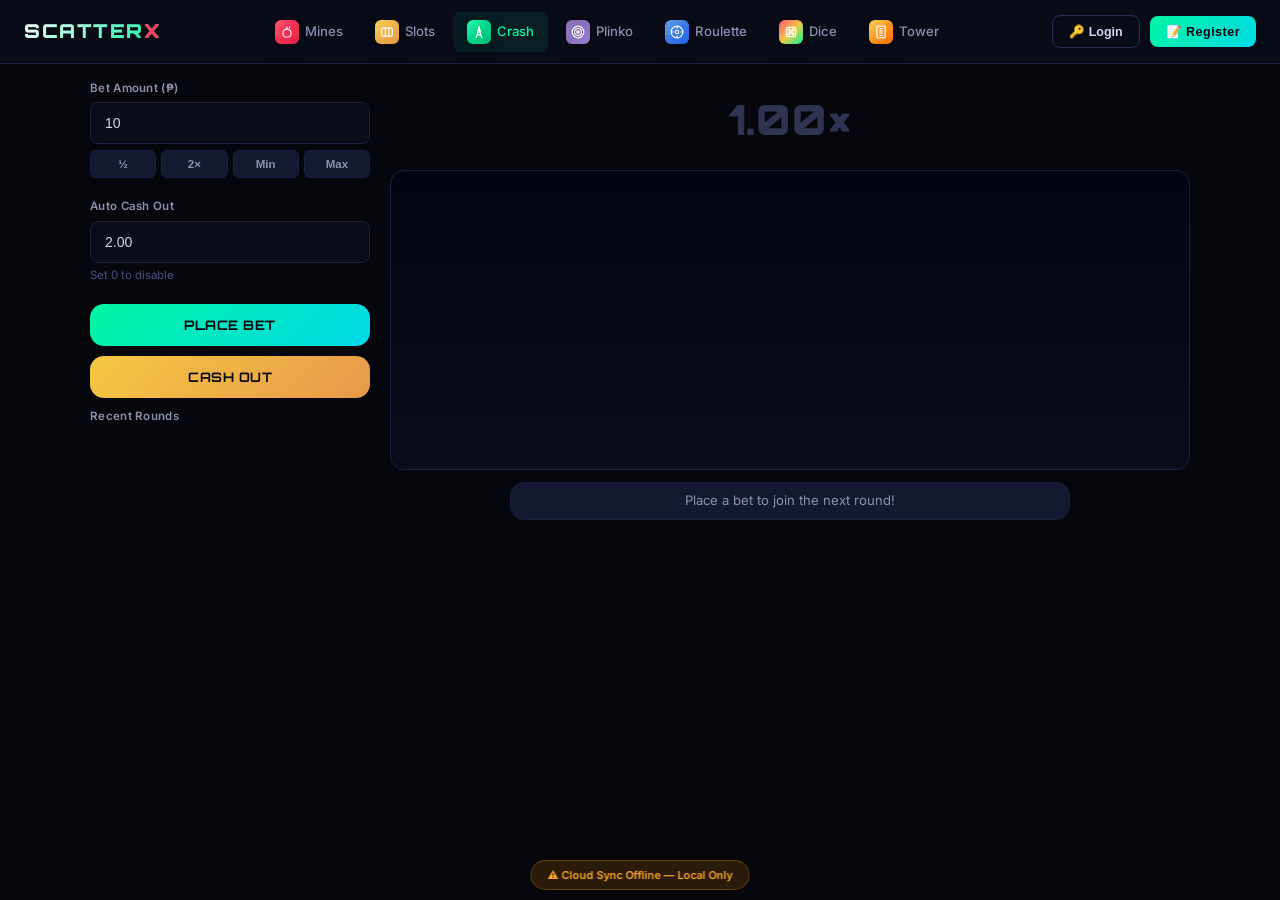
<file: games/crash.html>
<!DOCTYPE html>
<html lang="en">
<head>
  <meta charset="UTF-8" /><meta name="viewport" content="width=device-width, initial-scale=1.0" />
  <title>Rocket Crash — ScatterX</title>
  <link rel="stylesheet" href="../css/shared.css" />
  <style>
    canvas { width:100%; height:300px; border-radius:14px; background:linear-gradient(180deg,#020510 0%,#0a0e1a 100%); border:1px solid var(--border); }
    .crash-mult { font-family:'Orbitron',sans-serif; font-size:2.6rem; font-weight:900; text-align:center; margin:8px 0; letter-spacing:1px; transition:color .15s; }
    .crash-mult.rise { color:var(--gem); text-shadow:0 0 20px rgba(0,245,160,.45), 0 0 60px rgba(0,245,160,.15); }
    .crash-mult.boom { color:var(--mine); text-shadow:0 0 20px rgba(255,59,92,.6), 0 0 60px rgba(255,59,92,.2); animation: shake .5s ease; }
    @keyframes shake { 0%,100%{transform:translateX(0)} 10%{transform:translateX(-6px)} 20%{transform:translateX(6px)} 30%{transform:translateX(-4px)} 40%{transform:translateX(4px)} 50%{transform:translateX(-2px)} 60%{transform:translateX(2px)} }
    .crash-mult.idle { color:var(--muted); opacity:.6; }
    .live-bar { display:flex; gap:6px; width:100%; max-width:560px; overflow-x:auto; padding:6px 2px; scrollbar-width:thin; }
    .lb { background:var(--card); border:1px solid var(--border); border-radius:8px; padding:5px 10px; min-width:max-content; display:flex; flex-direction:column; align-items:center; gap:2px; font-size:.65rem; }
    .lb .u { color:var(--muted); } .lb .m { font-family:'Orbitron',sans-serif; font-size:.7rem; font-weight:700; }
    .lb.won .m { color:var(--gem); } .lb.lost .m { color:var(--mine); }
    .hist-row { display:flex; gap:6px; flex-wrap:wrap; }
    .hb { padding:4px 10px; border-radius:6px; font-family:'Orbitron',sans-serif; font-size:.65rem; font-weight:700; }
    .hb.g { background:rgba(0,245,160,.1); color:var(--gem); } .hb.r { background:rgba(255,59,92,.1); color:var(--mine); }
    .auto-lbl { font-size:.72rem; color:var(--muted); margin-top:4px; }
  </style>
</head>
<body>
<nav class="nav">
  <a href="../index.html" class="nav-logo">SCATTER<span>X</span></a>
  <div class="nav-links">
    <a class="nav-link" href="mines.html"><span class="game-icon game-icon-sm game-icon-mines"><svg viewBox="0 0 24 24" fill="none" stroke="#fff" stroke-width="2"><circle cx="12" cy="14" r="7"/><path d="M12 7V3M15 5l2-2"/></svg></span> Mines</a>
    <a class="nav-link" href="scatter.html"><span class="game-icon game-icon-sm game-icon-slots"><svg viewBox="0 0 24 24" fill="none" stroke="#fff" stroke-width="2"><rect x="3" y="5" width="18" height="14" rx="2"/><path d="M9 5v14M15 5v14"/></svg></span> Slots</a>
    <a class="nav-link active" href="crash.html"><span class="game-icon game-icon-sm game-icon-crash"><svg viewBox="0 0 24 24" fill="none" stroke="#fff" stroke-width="2" stroke-linecap="round"><path d="M12 2L9 17h6L12 2z"/><path d="M9 17l-2 5M15 17l2 5"/><circle cx="12" cy="11" r="2"/></svg></span> Crash</a>
    <a class="nav-link" href="plinko.html"><span class="game-icon game-icon-sm game-icon-plinko"><svg viewBox="0 0 24 24" fill="none" stroke="#fff" stroke-width="2"><circle cx="12" cy="12" r="10"/><circle cx="12" cy="12" r="6"/><circle cx="12" cy="12" r="2" fill="#fff"/></svg></span> Plinko</a>
    <a class="nav-link" href="roulette.html"><span class="game-icon game-icon-sm game-icon-roulette"><svg viewBox="0 0 24 24" fill="none" stroke="#fff" stroke-width="2"><circle cx="12" cy="12" r="10"/><circle cx="12" cy="12" r="3"/><path d="M12 2v4m0 12v4M2 12h4m12 0h4"/></svg></span> Roulette</a>
    <a class="nav-link" href="color.html"><span class="game-icon game-icon-sm game-icon-color"><svg viewBox="0 0 24 24" fill="none" stroke="#fff" stroke-width="2"><rect x="4" y="4" width="16" height="16" rx="3"/><circle cx="8.5" cy="8.5" r="1.5" fill="#ff3b5c"/><circle cx="15.5" cy="8.5" r="1.5" fill="#4a90e2"/><circle cx="8.5" cy="15.5" r="1.5" fill="#00f5a0"/><circle cx="15.5" cy="15.5" r="1.5" fill="#f5c842"/><circle cx="12" cy="12" r="1.5" fill="#9b7fd4"/></svg></span> Dice</a>
    <a class="nav-link" href="tower.html"><span class="game-icon game-icon-sm" style="background:linear-gradient(135deg,#f5c842,#ff6b00)"><svg viewBox="0 0 24 24" fill="none" stroke="#fff" stroke-width="2"><rect x="5" y="2" width="14" height="20" rx="2"/><path d="M9 6h6M9 10h6M9 14h6M9 18h6"/></svg></span> Tower</a>
  </div>
  <button class="nav-hamburger" onclick="toggleMobileMenu()"><span></span><span></span><span></span></button>
  <div class="nav-right">
    <div class="nav-balance" onclick="openDepositModal()"><span class="bal-icon" style="width:22px;height:22px;display:inline-flex;align-items:center;justify-content:center;background:linear-gradient(135deg,#f5c842,#e8984a);border-radius:50%;font-size:.55rem;color:#06070d;font-weight:900">&#8369;</span><div><div class="bal-lbl">Balance</div><div class="bal-val">₱0.00</div></div></div>
    <button class="nav-deposit-btn" onclick="openDepositModal()">+ DEPOSIT</button>
  </div>
</nav>
<div class="mobile-menu">
  <a class="nav-link" href="mines.html"><span class="game-icon game-icon-sm game-icon-mines"><svg viewBox="0 0 24 24" fill="none" stroke="#fff" stroke-width="2"><circle cx="12" cy="14" r="7"/><path d="M12 7V3M15 5l2-2"/></svg></span> Mines</a>
  <a class="nav-link" href="scatter.html"><span class="game-icon game-icon-sm game-icon-slots"><svg viewBox="0 0 24 24" fill="none" stroke="#fff" stroke-width="2"><rect x="3" y="5" width="18" height="14" rx="2"/><path d="M9 5v14M15 5v14"/></svg></span> Slots</a>
  <a class="nav-link active" href="crash.html"><span class="game-icon game-icon-sm game-icon-crash"><svg viewBox="0 0 24 24" fill="none" stroke="#fff" stroke-width="2" stroke-linecap="round"><path d="M12 2L9 17h6L12 2z"/><path d="M9 17l-2 5M15 17l2 5"/><circle cx="12" cy="11" r="2"/></svg></span> Crash</a>
  <a class="nav-link" href="plinko.html"><span class="game-icon game-icon-sm game-icon-plinko"><svg viewBox="0 0 24 24" fill="none" stroke="#fff" stroke-width="2"><circle cx="12" cy="12" r="10"/><circle cx="12" cy="12" r="6"/><circle cx="12" cy="12" r="2" fill="#fff"/></svg></span> Plinko</a>
  <a class="nav-link" href="roulette.html"><span class="game-icon game-icon-sm game-icon-roulette"><svg viewBox="0 0 24 24" fill="none" stroke="#fff" stroke-width="2"><circle cx="12" cy="12" r="10"/><circle cx="12" cy="12" r="3"/><path d="M12 2v4m0 12v4M2 12h4m12 0h4"/></svg></span> Roulette</a>
  <a class="nav-link" href="color.html"><span class="game-icon game-icon-sm game-icon-color"><svg viewBox="0 0 24 24" fill="none" stroke="#fff" stroke-width="2"><rect x="4" y="4" width="16" height="16" rx="3"/><circle cx="8.5" cy="8.5" r="1.5" fill="#ff3b5c"/><circle cx="15.5" cy="8.5" r="1.5" fill="#4a90e2"/><circle cx="8.5" cy="15.5" r="1.5" fill="#00f5a0"/><circle cx="15.5" cy="15.5" r="1.5" fill="#f5c842"/><circle cx="12" cy="12" r="1.5" fill="#9b7fd4"/></svg></span> Dice</a>
  <a class="nav-link" href="tower.html"><span class="game-icon game-icon-sm" style="background:linear-gradient(135deg,#f5c842,#ff6b00)"><svg viewBox="0 0 24 24" fill="none" stroke="#fff" stroke-width="2"><rect x="5" y="2" width="14" height="20" rx="2"/><path d="M9 6h6M9 10h6M9 14h6M9 18h6"/></svg></span> Tower</a>
  <div class="mobile-actions">
    <button class="btn-gcash" onclick="openDepositModal();toggleMobileMenu()">Cash In via GCash</button>
  </div>
</div>

<div class="page-wrap">
  <div class="game-layout">
    <div class="side">
      <div class="field-group">
        <div class="field-label">Bet Amount (₱)</div>
        <input type="number" class="field-input" id="betInp" value="10" min="1" />
        <div class="bet-quick">
          <button class="bq-btn" onclick="bq('h')">½</button>
          <button class="bq-btn" onclick="bq('2')">2×</button>
          <button class="bq-btn" onclick="bq('min')">Min</button>
          <button class="bq-btn" onclick="bq('max')">Max</button>
        </div>
      </div>
      <div class="field-group">
        <div class="field-label">Auto Cash Out</div>
        <input type="number" class="field-input" id="autoInp" value="2.00" min="1.01" step="0.01" />
        <div class="auto-lbl">Set 0 to disable</div>
      </div>
      <button class="btn-primary" id="playBtn" onclick="placeBet()">PLACE BET</button>
      <button class="btn-gold" id="cashBtn" onclick="doCash()" disabled>CASH OUT</button>

      <div class="field-group">
        <div class="field-label">Recent Rounds</div>
        <div class="hist-row" id="histRow"></div>
      </div>
    </div>

    <div class="game-board">
      <div class="crash-mult idle" id="multDisp">1.00×</div>
      <canvas id="cvs" width="560" height="300"></canvas>
      <div class="board-status" id="status">Place a bet to join the next round!</div>
      <div class="live-bar" id="liveBar"></div>
    </div>
  </div>
</div>

<!-- Overlays -->
<div class="overlay" id="ovWin">
  <div class="overlay-box"><div class="overlay-icon"><svg viewBox="0 0 48 48" width="56" height="56"><circle cx="24" cy="24" r="20" fill="#f5c842" opacity=".15"/><path d="M24 8l4 12h12l-10 7 4 13-10-8-10 8 4-13-10-7h12z" fill="#f5c842" stroke="#f5c842" stroke-width="1"/></svg></div><div class="overlay-title win">CASHED OUT!</div>
  <div class="overlay-amount win" id="ovWA">₱0</div>
  <div class="overlay-sub" id="ovWS"></div>
  <button class="btn-primary" style="margin-top:10px" onclick="closeOv()">PLAY AGAIN</button></div>
</div>
<div class="overlay" id="ovLose">
  <div class="overlay-box"><div class="overlay-icon"><svg viewBox="0 0 48 48" width="56" height="56"><circle cx="24" cy="24" r="20" fill="#ff3b5c" opacity=".15"/><path d="M24 5C18 12 14 18 14 25c0 4 2 7 4 9h12c2-2 4-5 4-9 0-7-4-13-10-20z" fill="#ff3b5c" opacity=".3" stroke="#ff3b5c" stroke-width="2"/><line x1="16" y1="30" x2="12" y2="42" stroke="#ff3b5c" stroke-width="2" stroke-linecap="round" opacity=".4"/><line x1="32" y1="30" x2="36" y2="42" stroke="#ff3b5c" stroke-width="2" stroke-linecap="round" opacity=".4"/></svg></div><div class="overlay-title lose">CRASHED!</div>
  <div class="overlay-amount lose" id="ovLA">-₱0</div>
  <div class="overlay-sub" id="ovLS"></div>
  <button class="btn-red" style="margin-top:10px" onclick="closeOv()">TRY AGAIN</button></div>
</div>

<script src="../js/wallet.js"></script>
<script src="../js/db.js"></script>
<script src="../js/auth.js"></script>
<script>
Wallet.init();
updateAuthUI();

const cvs = document.getElementById('cvs'), ctx = cvs.getContext('2d');
let dpr, W, H;
function resizeCvs(){ dpr=window.devicePixelRatio||1; const r=cvs.getBoundingClientRect(); W=r.width; H=r.height; cvs.width=W*dpr; cvs.height=H*dpr; ctx.setTransform(dpr,0,0,dpr,0,0); }
window.addEventListener('resize', resizeCvs); resizeCvs();

const St = { IDLE:0, COUNT:1, FLY:2, CRASH:3 };
let state=St.IDLE, curMult=1, crashPt, startTime, betAmt=0, betPlaced=false, cashedOut=false, countLeft=0;
const history=[], fakePlayers=[];

function genCrash(){
  const r=Math.random();
  // 8% chance of instant crash (1.00x-1.20x) for excitement
  if(r<.08) return 1+Math.random()*0.2;
  // 15% chance of early crash (1.20x-1.80x)
  if(r<.23) return 1.2+Math.random()*0.6;
  // Normal distribution for the rest
  return Math.max(1, 1/(1-r)*0.97);
}

function genFakes(){
  fakePlayers.length=0;
  const names=['Player_X','G_Cash','miner42','RizalPH','lucky777','crash_king','JuanBet','manila99','QuickPay','BetaMax'];
  for(let i=0;i<5+Math.floor(Math.random()*5);i++){
    fakePlayers.push({ name:names[Math.floor(Math.random()*names.length)], bet:Math.round((10+Math.random()*490)*100)/100, cashAt:(1+Math.random()*(crashPt-1)*.9+.2), cashed:false });
  }
}

function placeBet(){
  if(!requireLogin()) return;
  if(state!==St.IDLE) return;
  betAmt=parseFloat(document.getElementById('betInp').value);
  if(!betAmt||betAmt<=0){shakeEl(document.getElementById('betInp'));return;}
  if(!Wallet.subtract(betAmt)){Toast.show('⚠️','Insufficient Balance','','error');shakeEl(document.getElementById('betInp'));return;}
  betPlaced=true; cashedOut=false;
  document.getElementById('playBtn').disabled=true;
  document.getElementById('betInp').disabled=true;
  startRound();
}

function startRound(){
  crashPt=genCrash(); genFakes(); curMult=1;
  state=St.COUNT; countLeft=1;
  updateLive();
  const ci=setInterval(()=>{
    if(countLeft<=0){ clearInterval(ci); state=St.FLY; startTime=performance.now(); updateUI(); fly(); return; }
    setDisp(countLeft+'...','idle'); countLeft--;
  },500);
  setDisp('GO!','idle');
}

function fly(){
  if(state!==St.FLY) return;
  const el=(performance.now()-startTime)/1000;
  curMult=Math.pow(Math.E, 0.18*el);
  if(curMult>=crashPt){ curMult=crashPt; state=St.CRASH; drawGraph(); onCrash(); return; }
  const autoV=parseFloat(document.getElementById('autoInp').value);
  if(betPlaced&&!cashedOut&&autoV>0&&curMult>=autoV){ doCash(); }
  fakePlayers.forEach(p=>{ if(!p.cashed&&curMult>=p.cashAt){ p.cashed=true; } });
  updateLive(); drawGraph(); setDisp(curMult.toFixed(2)+'×','rise');
  requestAnimationFrame(fly);
}

function onCrash(){
  SFX.play('crash');
  triggerShake();
  setDisp(crashPt.toFixed(2)+'×','boom');
  setStatus('Crashed at '+crashPt.toFixed(2)+'×!','lost');
  history.unshift(crashPt); if(history.length>20) history.pop();
  renderHist(); updateLive();
  if(betPlaced&&!cashedOut){
    document.getElementById('ovLA').textContent='-'+Wallet.fmt(betAmt);
    document.getElementById('ovLS').textContent='Crashed at '+crashPt.toFixed(2)+'×';
    setTimeout(()=>document.getElementById('ovLose').classList.add('show'),400);
  }
  setTimeout(()=>{ state=St.IDLE; betPlaced=false; document.getElementById('playBtn').disabled=false; document.getElementById('betInp').disabled=false; document.getElementById('cashBtn').disabled=true; setDisp('1.00×','idle'); setStatus('Place a bet to join!',''); }, 2500);
}

function doCash(){
  if(!betPlaced||cashedOut||state!==St.FLY) return;
  cashedOut=true; const win=betAmt*curMult;
  Wallet.add(win); SFX.play('win'); FX.fireworks();
  document.getElementById('cashBtn').disabled=true;
  document.getElementById('ovWA').textContent='+'+Wallet.fmt(win);
  document.getElementById('ovWS').textContent=curMult.toFixed(2)+'× on '+Wallet.fmt(betAmt);
  setTimeout(()=>document.getElementById('ovWin').classList.add('show'),300);
}

function updateUI(){
  document.getElementById('cashBtn').disabled=!(betPlaced&&!cashedOut&&state===St.FLY);
}

// Star field
const stars=[];for(let i=0;i<80;i++){stars.push({x:Math.random(),y:Math.random(),s:0.3+Math.random()*1.5,b:0.15+Math.random()*0.7});}

// Exhaust particles
const exhaust=[];
function spawnExhaust(x,y,crashed){
  for(let i=0;i<3;i++){
    exhaust.push({x:x+(Math.random()-0.5)*6,y:y+8,vx:(Math.random()-0.5)*2,vy:1+Math.random()*3,life:1,
      color:crashed?'#ff3b5c':(['#f5c842','#ff6b00','#fff','#00f5a0'])[Math.floor(Math.random()*4)],size:1.5+Math.random()*3});
  }
}
function updateExhaust(){
  for(let i=exhaust.length-1;i>=0;i--){
    const p=exhaust[i]; p.x+=p.vx; p.y+=p.vy; p.life-=0.03; p.size*=0.97;
    if(p.life<=0) exhaust.splice(i,1);
  }
}
function drawExhaust(){
  exhaust.forEach(p=>{
    ctx.globalAlpha=p.life*0.7;
    ctx.fillStyle=p.color;
    ctx.beginPath();ctx.arc(p.x,p.y,p.size,0,Math.PI*2);ctx.fill();
  });
  ctx.globalAlpha=1;
}

// Explosion particles
const explosionParts=[];
function spawnExplosion(x,y){
  for(let i=0;i<40;i++){
    const angle=Math.random()*Math.PI*2, speed=2+Math.random()*6;
    explosionParts.push({x,y,vx:Math.cos(angle)*speed,vy:Math.sin(angle)*speed,life:1,
      color:(['#ff3b5c','#ff6b00','#f5c842','#fff'])[Math.floor(Math.random()*4)],size:2+Math.random()*4});
  }
}
function updateExplosion(){
  for(let i=explosionParts.length-1;i>=0;i--){
    const p=explosionParts[i]; p.x+=p.vx; p.y+=p.vy; p.vy+=0.1; p.life-=0.02; p.size*=0.98;
    if(p.life<=0) explosionParts.splice(i,1);
  }
}
function drawExplosion(){
  explosionParts.forEach(p=>{
    ctx.globalAlpha=p.life*0.8;
    ctx.fillStyle=p.color;
    ctx.beginPath();ctx.arc(p.x,p.y,p.size,0,Math.PI*2);ctx.fill();
  });
  ctx.globalAlpha=1;
}

// Zigzag offset for rocket path
function zigzag(t){
  return Math.sin(t*4.5)*12*Math.min(1,t*0.3);
}

// Screen shake
let shakeAmt=0;
function triggerShake(){ shakeAmt=8; }
function getShake(){ if(shakeAmt<=0)return{x:0,y:0}; shakeAmt*=0.9; if(shakeAmt<0.3)shakeAmt=0; return{x:(Math.random()-0.5)*shakeAmt,y:(Math.random()-0.5)*shakeAmt}; }

function drawRocket(x,y,crashed,angle){
  ctx.save();ctx.translate(x,y);
  if(angle)ctx.rotate(angle);
  const sc=crashed?1:1+Math.sin(performance.now()*0.005)*0.03;
  ctx.scale(sc,sc);
  if(!crashed){
    // Outer flame glow
    ctx.globalAlpha=0.15+Math.random()*0.1;
    ctx.fillStyle='#f5c842';
    ctx.beginPath();ctx.ellipse(0,18,8,14+Math.random()*8,0,0,Math.PI*2);ctx.fill();
    ctx.globalAlpha=1;
    // Flame outer
    const fl=10+Math.random()*8;
    ctx.fillStyle='#ff6b00';
    ctx.beginPath();ctx.moveTo(-5,10);ctx.quadraticCurveTo(-3,10+fl*0.7,0,10+fl);ctx.quadraticCurveTo(3,10+fl*0.7,5,10);ctx.closePath();ctx.fill();
    // Flame mid
    ctx.fillStyle='#f5c842';
    ctx.beginPath();ctx.moveTo(-3.5,10);ctx.quadraticCurveTo(-2,10+fl*0.5,0,10+fl*0.7);ctx.quadraticCurveTo(2,10+fl*0.5,3.5,10);ctx.closePath();ctx.fill();
    // Flame core
    ctx.fillStyle='#fff';
    ctx.beginPath();ctx.moveTo(-1.5,10);ctx.quadraticCurveTo(0,10+fl*0.3,0,10+fl*0.4);ctx.quadraticCurveTo(0,10+fl*0.3,1.5,10);ctx.closePath();ctx.fill();
  }
  // Shadow
  ctx.fillStyle='rgba(0,0,0,.15)';
  ctx.beginPath();ctx.ellipse(2,9,7,3,0,0,Math.PI*2);ctx.fill();
  // Body gradient
  const bg=ctx.createLinearGradient(-7,0,7,0);
  bg.addColorStop(0,crashed?'#cc2040':'#d0d8e8');bg.addColorStop(0.5,crashed?'#ff3b5c':'#ffffff');bg.addColorStop(1,crashed?'#cc2040':'#c0c8d8');
  ctx.fillStyle=bg;
  ctx.beginPath();ctx.moveTo(0,-18);ctx.bezierCurveTo(-3,-14,-7,-2,-7,8);ctx.lineTo(7,8);ctx.bezierCurveTo(7,-2,3,-14,0,-18);ctx.closePath();ctx.fill();
  ctx.strokeStyle=crashed?'#aa1830':'#9098a8';ctx.lineWidth=0.5;ctx.stroke();
  // Body stripes
  if(!crashed){
    ctx.fillStyle='rgba(0,245,160,.15)';ctx.fillRect(-6,0,12,2);
    ctx.fillStyle='rgba(255,59,92,.15)';ctx.fillRect(-6,3,12,2);
  }
  // Nose cone
  const ng=ctx.createLinearGradient(0,-18,0,-6);
  ng.addColorStop(0,crashed?'#dc2040':'#00f5a0');ng.addColorStop(1,crashed?'#aa1020':'#00d9e8');
  ctx.fillStyle=ng;
  ctx.beginPath();ctx.moveTo(0,-18);ctx.bezierCurveTo(-2,-15,-4,-10,-5,-6);ctx.lineTo(5,-6);ctx.bezierCurveTo(4,-10,2,-15,0,-18);ctx.closePath();ctx.fill();
  // Window
  ctx.fillStyle='#0a1430';ctx.beginPath();ctx.arc(0,-2,3.5,0,Math.PI*2);ctx.fill();
  ctx.strokeStyle=crashed?'#ff6b6b':'#4a90e2';ctx.lineWidth=1.5;ctx.stroke();
  ctx.fillStyle=crashed?'#ff6b6b':'#4a90e2';ctx.globalAlpha=0.3;ctx.beginPath();ctx.arc(0,-2,2.5,0,Math.PI*2);ctx.fill();ctx.globalAlpha=1;
  // Window shine
  ctx.fillStyle='#fff';ctx.globalAlpha=0.5;ctx.beginPath();ctx.arc(-1,-3.5,1.2,0,Math.PI*2);ctx.fill();ctx.globalAlpha=1;
  // Fins
  const fg=crashed?'#dc2040':'#ff3b5c';
  ctx.fillStyle=fg;
  ctx.beginPath();ctx.moveTo(-7,5);ctx.lineTo(-12,12);ctx.lineTo(-10,13);ctx.lineTo(-7,8);ctx.closePath();ctx.fill();
  ctx.beginPath();ctx.moveTo(7,5);ctx.lineTo(12,12);ctx.lineTo(10,13);ctx.lineTo(7,8);ctx.closePath();ctx.fill();
  // Fin accents
  ctx.fillStyle=crashed?'#aa1020':'#cc2040';
  ctx.beginPath();ctx.moveTo(-7,6);ctx.lineTo(-11,11);ctx.lineTo(-10,12);ctx.lineTo(-7,8);ctx.closePath();ctx.fill();
  ctx.beginPath();ctx.moveTo(7,6);ctx.lineTo(11,11);ctx.lineTo(10,12);ctx.lineTo(7,8);ctx.closePath();ctx.fill();
  // Nozzle
  ctx.fillStyle=crashed?'#881020':'#555';
  ctx.fillRect(-3,8,6,3);
  // Rocket glow
  if(!crashed){
    ctx.globalAlpha=0.08;ctx.fillStyle='#00f5a0';
    ctx.beginPath();ctx.ellipse(0,-4,18,24,0,0,Math.PI*2);ctx.fill();ctx.globalAlpha=1;
  }
  ctx.restore();
}

function drawGraph(){
  const shake=getShake();
  ctx.save();ctx.translate(shake.x,shake.y);
  ctx.clearRect(-10,-10,W+20,H+20);
  // Deep space gradient
  const skyGrad=ctx.createLinearGradient(0,0,0,H);
  skyGrad.addColorStop(0,'#020510');skyGrad.addColorStop(1,'#0a0e1a');
  ctx.fillStyle=skyGrad;ctx.fillRect(0,0,W,H);
  // Stars background with parallax
  const now=performance.now();
  stars.forEach(s=>{
    const twinkle=0.4+0.6*Math.sin(now*0.001+s.x*100+s.y*50);
    ctx.globalAlpha=s.b*twinkle;
    ctx.fillStyle='#fff';
    const yOff=state===St.FLY?(now-startTime)*0.002*s.s:0;
    let sy=(s.y*H+yOff)%H;
    ctx.beginPath();ctx.arc(s.x*W,sy,s.s,0,Math.PI*2);ctx.fill();
  });
  ctx.globalAlpha=1;
  const pad=40, gw=W-pad*2, gh=H-pad*2;
  // Grid lines
  ctx.strokeStyle='rgba(255,255,255,.03)'; ctx.lineWidth=1;
  for(let i=0;i<=4;i++){
    const y=pad+gh-gh*(i/4); ctx.beginPath();ctx.moveTo(pad,y);ctx.lineTo(pad+gw,y);ctx.stroke();
    ctx.fillStyle='rgba(255,255,255,.1)';ctx.font='10px Inter';ctx.textAlign='right';
    ctx.fillText((1+i*(Math.max(curMult,2)-1)/4).toFixed(1)+'×',pad-6,y+3);
  }
  // Build zigzag path points
  const pts=[];
  const maxT=Math.log(curMult)/0.18;
  for(let t=0;t<=maxT;t+=maxT/200){
    const m=Math.pow(Math.E,0.18*t);
    const baseX=pad+(t/Math.max(maxT,1))*gw;
    const baseY=pad+gh-((m-1)/Math.max(curMult-1,.01))*gh;
    const zz=zigzag(t);
    pts.push({x:baseX+zz,y:baseY,bx:baseX,by:baseY});
  }
  if(pts.length>1){
    // Area fill
    const grad=ctx.createLinearGradient(0,pad+gh,0,pad);
    if(state===St.CRASH){grad.addColorStop(0,'rgba(255,59,92,.0)');grad.addColorStop(1,'rgba(255,59,92,.15)');}
    else{grad.addColorStop(0,'rgba(0,245,160,.0)');grad.addColorStop(1,'rgba(0,245,160,.1)');}
    ctx.beginPath(); ctx.moveTo(pts[0].bx,pad+gh);
    pts.forEach(p=>ctx.lineTo(p.x,p.y));
    ctx.lineTo(pts[pts.length-1].bx,pad+gh); ctx.closePath(); ctx.fillStyle=grad; ctx.fill();
    // Trail glow (thick)
    ctx.beginPath(); ctx.moveTo(pts[0].x,pts[0].y);
    for(let i=1;i<pts.length;i++) ctx.lineTo(pts[i].x,pts[i].y);
    ctx.strokeStyle=state===St.CRASH?'rgba(255,59,92,.08)':'rgba(0,245,160,.06)'; ctx.lineWidth=12; ctx.lineCap='round'; ctx.stroke();
    // Trail mid
    ctx.beginPath(); ctx.moveTo(pts[0].x,pts[0].y);
    for(let i=1;i<pts.length;i++) ctx.lineTo(pts[i].x,pts[i].y);
    ctx.strokeStyle=state===St.CRASH?'rgba(255,59,92,.15)':'rgba(0,245,160,.12)'; ctx.lineWidth=5; ctx.stroke();
    // Main line
    ctx.beginPath(); ctx.moveTo(pts[0].x,pts[0].y);
    for(let i=1;i<pts.length;i++) ctx.lineTo(pts[i].x,pts[i].y);
    ctx.strokeStyle=state===St.CRASH?'#ff3b5c':'#00f5a0'; ctx.lineWidth=2.5; ctx.stroke();
    // Dots along path
    if(state!==St.CRASH){
      for(let i=0;i<pts.length;i+=20){
        ctx.globalAlpha=0.2;ctx.fillStyle='#00f5a0';
        ctx.beginPath();ctx.arc(pts[i].x,pts[i].y,2,0,Math.PI*2);ctx.fill();
      }
      ctx.globalAlpha=1;
    }
    // Rocket at tip
    const lp=pts[pts.length-1];
    const prev=pts[Math.max(0,pts.length-5)];
    const angle=Math.atan2(lp.y-prev.y,lp.x-prev.x)-Math.PI/2;
    // Spawn exhaust from rocket
    if(state===St.FLY) spawnExhaust(lp.x,lp.y,false);
    if(state===St.CRASH&&explosionParts.length===0) spawnExplosion(lp.x,lp.y);
    // Draw particles
    updateExhaust(); drawExhaust();
    updateExplosion(); drawExplosion();
    drawRocket(lp.x, lp.y, state===St.CRASH, state!==St.CRASH?angle:0);
    // Glow around rocket
    if(state!==St.CRASH){
      ctx.globalAlpha=0.06+Math.sin(now*0.003)*0.03;ctx.fillStyle='#00f5a0';
      ctx.beginPath();ctx.arc(lp.x,lp.y,22,0,Math.PI*2);ctx.fill();ctx.globalAlpha=1;
    }
  }
  ctx.restore();
}

function setDisp(t,c){ const e=document.getElementById('multDisp'); e.textContent=t; e.className='crash-mult '+c; }
function setStatus(t,c){ const e=document.getElementById('status'); e.textContent=t; e.className='board-status '+c; }

function renderHist(){
  const r=document.getElementById('histRow'); r.innerHTML='';
  history.slice(0,12).forEach(h=>{
    const d=document.createElement('div'); d.className='hb '+(h>=2?'g':'r'); d.textContent=h.toFixed(2)+'×'; r.appendChild(d);
  });
}

function updateLive(){
  const bar=document.getElementById('liveBar'); bar.innerHTML='';
  fakePlayers.forEach(p=>{
    const d=document.createElement('div'); d.className='lb '+(p.cashed?'won':'lost');
    d.innerHTML=`<span class="u">${p.name}</span><span class="m">${p.cashed?p.cashAt.toFixed(2)+'×':'—'}</span><span class="u">${Wallet.fmt(p.bet)}</span>`;
    bar.appendChild(d);
  });
  if(betPlaced){
    const d=document.createElement('div'); d.className='lb '+(cashedOut?'won':'');
    d.innerHTML=`<span class="u">You</span><span class="m">${cashedOut?curMult.toFixed(2)+'×':'—'}</span><span class="u">${Wallet.fmt(betAmt)}</span>`;
    bar.prepend(d);
  }
}

function bq(a){
  if(state!==St.IDLE)return;
  const el=document.getElementById('betInp');let v=parseFloat(el.value)||10;
  if(a==='h')v=Math.max(1,Math.floor(v/2));else if(a==='2')v=Math.min(Wallet.get(),v*2);else if(a==='min')v=1;else if(a==='max')v=Wallet.get();
  el.value=Math.round(v*100)/100;
}

function closeOv(){ document.getElementById('ovWin').classList.remove('show'); document.getElementById('ovLose').classList.remove('show'); }

</script>
</body>
</html>
</file>
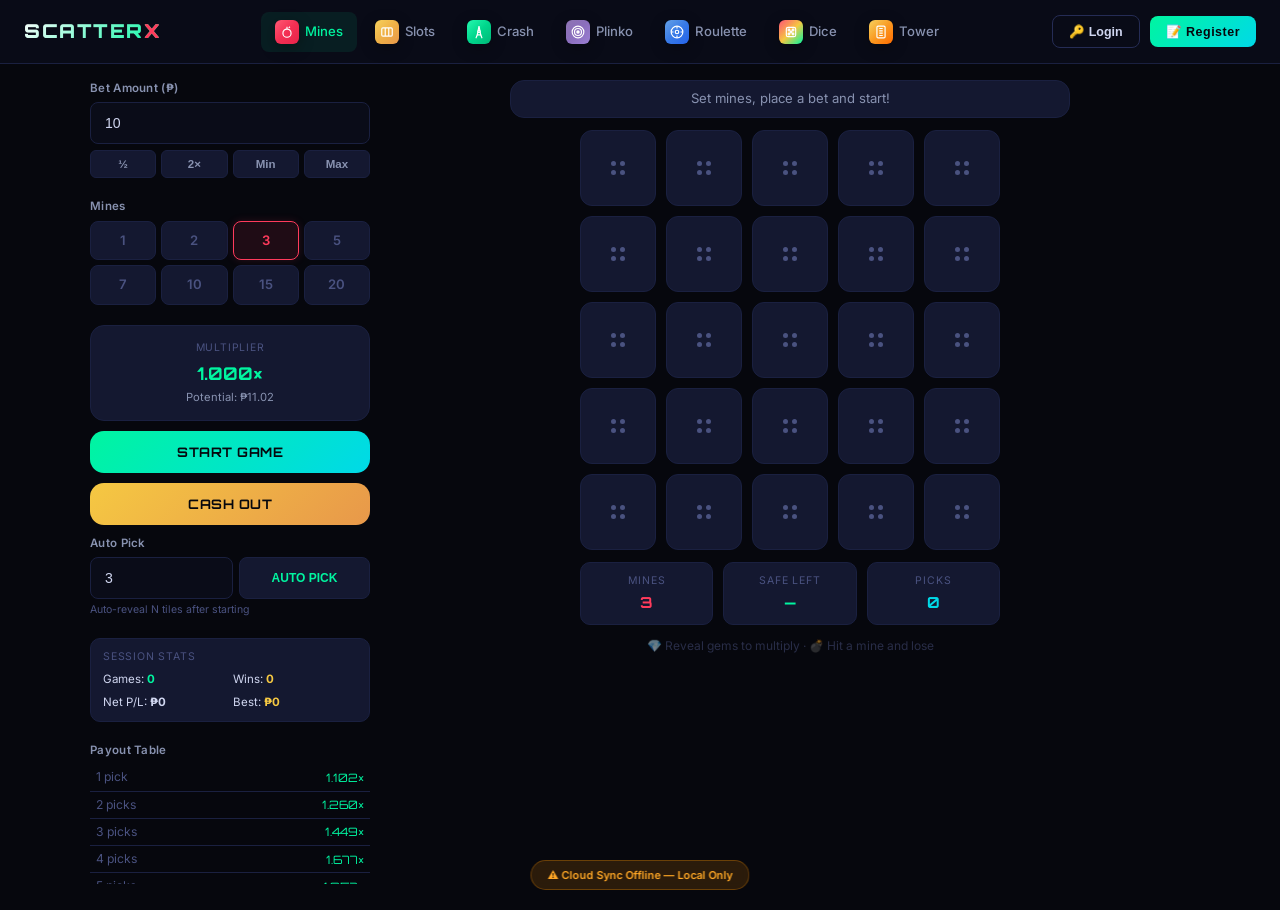
<file: games/mines.html>
<!DOCTYPE html>
<html lang="en">
<head>
  <meta charset="UTF-8" /><meta name="viewport" content="width=device-width, initial-scale=1.0" />
  <title>Mines — ScatterX</title>
  <link rel="stylesheet" href="../css/shared.css" />
  <style>
    .grid { display: grid; grid-template-columns: repeat(5,1fr); gap: 10px; width: 100%; max-width: 420px; }
    .tile { aspect-ratio:1; perspective:600px; cursor:pointer; }
    .tile-inner { width:100%; height:100%; position:relative; transform-style:preserve-3d; transition:transform .4s cubic-bezier(.4,0,.2,1); border-radius:12px; }
    .tile.flipped .tile-inner { transform:rotateY(180deg); }
    .tile-face { position:absolute; inset:0; border-radius:12px; display:flex; align-items:center; justify-content:center; backface-visibility:hidden; -webkit-backface-visibility:hidden; }
    .tile-front { background:var(--card); border:1px solid var(--border); transition:all .15s; }
    .tile:not(.flipped):not(.dis):hover .tile-front { border-color:#3a4268; background:#1c2240; box-shadow:0 0 14px rgba(123,94,167,.2); }
    .tile.dis { cursor:not-allowed; }
    .tile.dis .tile-front { opacity:.5; }
    .tile-back { transform:rotateY(180deg); font-size:1.6rem; }
    .tile-back.gem { background:#0a1a14; border:1px solid var(--gem); box-shadow:var(--glow-gem),inset 0 0 18px rgba(0,245,160,.06); }
    .tile-back.boom { background:#1a060a; border:2px solid var(--mine); box-shadow:var(--glow-mine),inset 0 0 30px rgba(255,59,92,.1); }
    .tile-back.mine-show { background:#100408; border:1px solid #4a1020; }
    .tile-back.safe-show { background:#080f08; border:1px solid #1a3020; }
    .front-dots { display:grid; grid-template-columns:1fr 1fr; gap:4px; }
    .dot-sm { width:5px; height:5px; border-radius:50%; background:var(--muted); }
    .stats-row { display:flex; gap:10px; width:100%; max-width:420px; }
    .stat-box { flex:1; background:var(--card); border:1px solid var(--border); border-radius:10px; padding:10px 14px; text-align:center; }
    .stat-box .s-l { font-size:.66rem; color:var(--muted); text-transform:uppercase; letter-spacing:.8px; margin-bottom:3px; }
    .stat-box .s-v { font-family:'Orbitron',sans-serif; font-size:.95rem; font-weight:700; }
    .sv-mine { color:var(--mine); } .sv-gem { color:var(--gem); } .sv-blue { color:var(--gem2); }
    .mine-grid { display:grid; grid-template-columns:repeat(4,1fr); gap:5px; }
    .mo { background:var(--card); border:1px solid var(--border); border-radius:8px; color:var(--muted); font-size:.82rem; font-weight:600; padding:9px 4px; cursor:pointer; text-align:center; transition:all .15s; }
    .mo:hover:not(.mo-dis) { border-color:var(--mine); color:var(--mine); background:rgba(255,59,92,.06); }
    .mo.mo-on { border-color:var(--mine); color:var(--mine); background:rgba(255,59,92,.1); box-shadow:0 0 8px rgba(255,59,92,.15); }
    .mo.mo-dis { opacity:.35; pointer-events:none; }
    .mult-tbl { width:100%; border-collapse:collapse; font-size:.76rem; }
    .mult-tbl td { padding:4px 6px; color:var(--muted); border-bottom:1px solid var(--border); }
    .mult-tbl td:last-child { text-align:right; color:var(--gem); font-family:'Orbitron',sans-serif; font-size:.72rem; }
    .mult-tbl tr:last-child td { border-bottom:none; }
    .tbl-wrap { overflow-y:auto; max-height:120px; scrollbar-width:thin; }
    #autoPickBtn { background:var(--card); border:1px solid var(--border); color:var(--gem); cursor:pointer; border-radius:8px; transition:all .15s; }
    #autoPickBtn:hover { border-color:var(--gem); background:rgba(0,245,160,.08); }
  </style>
</head>
<body>
<nav class="nav">
  <a href="../index.html" class="nav-logo">SCATTER<span>X</span></a>
  <div class="nav-links">
    <a class="nav-link active" href="mines.html"><span class="game-icon game-icon-sm game-icon-mines"><svg viewBox="0 0 24 24" fill="none" stroke="#fff" stroke-width="2"><circle cx="12" cy="14" r="7"/><path d="M12 7V3M15 5l2-2"/></svg></span> Mines</a>
    <a class="nav-link" href="scatter.html"><span class="game-icon game-icon-sm game-icon-slots"><svg viewBox="0 0 24 24" fill="none" stroke="#fff" stroke-width="2"><rect x="3" y="5" width="18" height="14" rx="2"/><path d="M9 5v14M15 5v14"/></svg></span> Slots</a>
    <a class="nav-link" href="crash.html"><span class="game-icon game-icon-sm game-icon-crash"><svg viewBox="0 0 24 24" fill="none" stroke="#fff" stroke-width="2" stroke-linecap="round"><path d="M12 2L9 17h6L12 2z"/><path d="M9 17l-2 5M15 17l2 5"/><circle cx="12" cy="11" r="2"/></svg></span> Crash</a>
    <a class="nav-link" href="plinko.html"><span class="game-icon game-icon-sm game-icon-plinko"><svg viewBox="0 0 24 24" fill="none" stroke="#fff" stroke-width="2"><circle cx="12" cy="12" r="10"/><circle cx="12" cy="12" r="6"/><circle cx="12" cy="12" r="2" fill="#fff"/></svg></span> Plinko</a>
    <a class="nav-link" href="roulette.html"><span class="game-icon game-icon-sm game-icon-roulette"><svg viewBox="0 0 24 24" fill="none" stroke="#fff" stroke-width="2"><circle cx="12" cy="12" r="10"/><circle cx="12" cy="12" r="3"/><path d="M12 2v4m0 12v4M2 12h4m12 0h4"/></svg></span> Roulette</a>
    <a class="nav-link" href="color.html"><span class="game-icon game-icon-sm game-icon-color"><svg viewBox="0 0 24 24" fill="none" stroke="#fff" stroke-width="2"><rect x="4" y="4" width="16" height="16" rx="3"/><circle cx="8.5" cy="8.5" r="1.5" fill="#ff3b5c"/><circle cx="15.5" cy="8.5" r="1.5" fill="#4a90e2"/><circle cx="8.5" cy="15.5" r="1.5" fill="#00f5a0"/><circle cx="15.5" cy="15.5" r="1.5" fill="#f5c842"/><circle cx="12" cy="12" r="1.5" fill="#9b7fd4"/></svg></span> Dice</a>
    <a class="nav-link" href="tower.html"><span class="game-icon game-icon-sm" style="background:linear-gradient(135deg,#f5c842,#ff6b00)"><svg viewBox="0 0 24 24" fill="none" stroke="#fff" stroke-width="2"><rect x="5" y="2" width="14" height="20" rx="2"/><path d="M9 6h6M9 10h6M9 14h6M9 18h6"/></svg></span> Tower</a>
  </div>
  <button class="nav-hamburger" onclick="toggleMobileMenu()"><span></span><span></span><span></span></button>
  <div class="nav-right">
    <div class="nav-balance" onclick="openDepositModal()"><span class="bal-icon" style="width:22px;height:22px;display:inline-flex;align-items:center;justify-content:center;background:linear-gradient(135deg,#f5c842,#e8984a);border-radius:50%;font-size:.55rem;color:#06070d;font-weight:900">&#8369;</span><div><div class="bal-lbl">Balance</div><div class="bal-val">₱0.00</div></div></div>
    <button class="nav-deposit-btn" onclick="openDepositModal()">+ DEPOSIT</button>
  </div>
</nav>
<div class="mobile-menu">
  <a class="nav-link active" href="mines.html"><span class="game-icon game-icon-sm game-icon-mines"><svg viewBox="0 0 24 24" fill="none" stroke="#fff" stroke-width="2"><circle cx="12" cy="14" r="7"/><path d="M12 7V3M15 5l2-2"/></svg></span> Mines</a>
  <a class="nav-link" href="scatter.html"><span class="game-icon game-icon-sm game-icon-slots"><svg viewBox="0 0 24 24" fill="none" stroke="#fff" stroke-width="2"><rect x="3" y="5" width="18" height="14" rx="2"/><path d="M9 5v14M15 5v14"/></svg></span> Slots</a>
  <a class="nav-link" href="crash.html"><span class="game-icon game-icon-sm game-icon-crash"><svg viewBox="0 0 24 24" fill="none" stroke="#fff" stroke-width="2" stroke-linecap="round"><path d="M12 2L9 17h6L12 2z"/><path d="M9 17l-2 5M15 17l2 5"/><circle cx="12" cy="11" r="2"/></svg></span> Crash</a>
  <a class="nav-link" href="plinko.html"><span class="game-icon game-icon-sm game-icon-plinko"><svg viewBox="0 0 24 24" fill="none" stroke="#fff" stroke-width="2"><circle cx="12" cy="12" r="10"/><circle cx="12" cy="12" r="6"/><circle cx="12" cy="12" r="2" fill="#fff"/></svg></span> Plinko</a>
  <a class="nav-link" href="roulette.html"><span class="game-icon game-icon-sm game-icon-roulette"><svg viewBox="0 0 24 24" fill="none" stroke="#fff" stroke-width="2"><circle cx="12" cy="12" r="10"/><circle cx="12" cy="12" r="3"/><path d="M12 2v4m0 12v4M2 12h4m12 0h4"/></svg></span> Roulette</a>
  <a class="nav-link" href="color.html"><span class="game-icon game-icon-sm game-icon-color"><svg viewBox="0 0 24 24" fill="none" stroke="#fff" stroke-width="2"><rect x="4" y="4" width="16" height="16" rx="3"/><circle cx="8.5" cy="8.5" r="1.5" fill="#ff3b5c"/><circle cx="15.5" cy="8.5" r="1.5" fill="#4a90e2"/><circle cx="8.5" cy="15.5" r="1.5" fill="#00f5a0"/><circle cx="15.5" cy="15.5" r="1.5" fill="#f5c842"/><circle cx="12" cy="12" r="1.5" fill="#9b7fd4"/></svg></span> Dice</a>
  <a class="nav-link" href="tower.html"><span class="game-icon game-icon-sm" style="background:linear-gradient(135deg,#f5c842,#ff6b00)"><svg viewBox="0 0 24 24" fill="none" stroke="#fff" stroke-width="2"><rect x="5" y="2" width="14" height="20" rx="2"/><path d="M9 6h6M9 10h6M9 14h6M9 18h6"/></svg></span> Tower</a>
  <div class="mobile-actions">
    <button class="btn-gcash" onclick="openDepositModal();toggleMobileMenu()">Cash In via GCash</button>
    <button class="btn-gold" onclick="openDepositModal();setTimeout(()=>switchWalletTab('cashout'),100);toggleMobileMenu()">Cash Out</button>
  </div>
</div>

<div class="page-wrap">
  <div class="game-layout">
    <div class="side">
      <div class="field-group">
        <div class="field-label">Bet Amount (₱)</div>
        <input type="number" class="field-input" id="betInput" value="10" min="1" />
        <div class="bet-quick">
          <button class="bq-btn" onclick="ab('h')">½</button>
          <button class="bq-btn" onclick="ab('2')">2×</button>
          <button class="bq-btn" onclick="ab('min')">Min</button>
          <button class="bq-btn" onclick="ab('max')">Max</button>
        </div>
      </div>
      <div class="field-group">
        <div class="field-label">Mines</div>
        <div class="mine-grid" id="mineGrid"></div>
      </div>
      <div class="info-box">
        <div class="i-lbl">Multiplier</div>
        <div class="i-val" id="multVal">1.00×</div>
        <div class="i-sub" id="profitVal">Potential: ₱0.00</div>
      </div>
      <button class="btn-primary" id="startBtn" onclick="startGame()">START GAME</button>
      <button class="btn-gold" id="cashBtn" onclick="cashOut()" disabled>CASH OUT</button>
      <div class="field-group">
        <div class="field-label">Auto Pick</div>
        <div style="display:flex;gap:6px">
          <input type="number" class="field-input" id="autoPickInp" value="3" min="1" max="24" style="flex:1" />
          <button class="bq-btn" id="autoPickBtn" onclick="autoPick()" style="flex:1;padding:8px;font-size:.75rem">AUTO PICK</button>
        </div>
        <div style="font-size:.66rem;color:var(--muted);margin-top:3px">Auto-reveal N tiles after starting</div>
      </div>
      <div class="field-group" style="background:var(--card);border:1px solid var(--border);border-radius:10px;padding:10px 12px">
        <div style="font-size:.66rem;color:var(--muted);text-transform:uppercase;letter-spacing:.8px;margin-bottom:6px">Session Stats</div>
        <div style="display:grid;grid-template-columns:1fr 1fr;gap:6px;font-size:.72rem">
          <div>Games: <span style="color:var(--gem);font-weight:700" id="sesGames">0</span></div>
          <div>Wins: <span style="color:var(--gold);font-weight:700" id="sesWins">0</span></div>
          <div>Net P/L: <span id="sesNet" style="font-weight:700">₱0</span></div>
          <div>Best: <span style="color:var(--gold);font-weight:700" id="sesBest">₱0</span></div>
        </div>
      </div>
      <div class="field-group">
        <div class="field-label">Payout Table</div>
        <div class="tbl-wrap"><table class="mult-tbl" id="multTbl"></table></div>
      </div>
    </div>

    <div class="game-board">
      <div class="board-status" id="status">Set mines, place a bet and start!</div>
      <div class="grid" id="grid"></div>
      <div class="stats-row">
        <div class="stat-box"><div class="s-l">Mines</div><div class="s-v sv-mine" id="stM">—</div></div>
        <div class="stat-box"><div class="s-l">Safe Left</div><div class="s-v sv-gem" id="stS">—</div></div>
        <div class="stat-box"><div class="s-l">Picks</div><div class="s-v sv-blue" id="stP">0</div></div>
      </div>
      <div style="font-size:.75rem;color:var(--muted);opacity:.5;text-align:center">💎 Reveal gems to multiply · 💣 Hit a mine and lose</div>
      <div class="hist-row" id="minesHist" style="display:flex;gap:4px;flex-wrap:wrap;margin-top:8px;justify-content:center"></div>
    </div>
  </div>
</div>

<!-- WIN/LOSE OVERLAYS -->
<div class="overlay" id="ovWin">
  <div class="overlay-box">
    <div class="overlay-icon">🏆</div>
    <div class="overlay-title win">YOU WON!</div>
    <div class="overlay-sub">Cashed out safely</div>
    <div class="overlay-amount win" id="ovWinAmt">₱0.00</div>
    <div class="overlay-sub" id="ovWinSub"></div>
    <button class="btn-primary" style="margin-top:10px" onclick="closeOv('win')">PLAY AGAIN</button>
  </div>
</div>
<div class="overlay" id="ovLose">
  <div class="overlay-box">
    <div class="overlay-icon">💣</div>
    <div class="overlay-title lose">BOOM!</div>
    <div class="overlay-sub">You hit a mine!</div>
    <div class="overlay-amount lose" id="ovLoseAmt">-₱0.00</div>
    <div class="overlay-sub" id="ovLoseSub"></div>
    <button class="btn-red" style="margin-top:10px" onclick="closeOv('lose')">TRY AGAIN</button>
  </div>
</div>

<script src="../js/wallet.js"></script>
<script src="../js/db.js"></script>
<script src="../js/auth.js"></script>
<script>
  Wallet.init();
  updateAuthUI();

  const N = 25;
  const EDGE = 0.97;
  let mines = 3, gameOn = false, minePts = new Set(), revealed = new Set(), picks = 0, bet = 10;
  const session = { games:0, wins:0, net:0, best:0 };
  const minesHistory = [];

  function C(n,k){if(k<0||k>n)return 0;if(k===0||k===n)return 1;let a=1,b=1;for(let i=0;i<k;i++){a*=(n-i);b*=(i+1);}return a/b;}
  function mult(p, m){ if(p===0)return 1; const s=N-m; if(p>s)return Infinity; return Math.max(1,(1/( C(s,p)/C(N,p)))*EDGE); }

  function buildMineGrid(){
    const g=document.getElementById('mineGrid'); g.innerHTML='';
    [1,2,3,5,7,10,15,20].forEach(n=>{
      const d=document.createElement('div');
      d.className='mo'+(n===mines?' mo-on':''); d.textContent=n; d.dataset.v=n;
      d.onclick=()=>{ if(!gameOn){mines=n; document.querySelectorAll('.mo').forEach(x=>x.classList.toggle('mo-on',parseInt(x.dataset.v)===n)); updateMult(); buildTbl();} };
      g.appendChild(d);
    });
  }

  function buildGrid(){
    const g=document.getElementById('grid'); g.innerHTML='';
    for(let i=0;i<N;i++){
      const t=document.createElement('div'); t.className='tile'; t.dataset.i=i;
      t.innerHTML=`<div class="tile-inner"><div class="tile-face tile-front"><div class="front-dots"><div class="dot-sm"></div><div class="dot-sm"></div><div class="dot-sm"></div><div class="dot-sm"></div></div></div><div class="tile-face tile-back" id="tb${i}"></div></div>`;
      t.onclick=()=>clickTile(i); g.appendChild(t);
    }
  }

  function buildTbl(){
    const tbl=document.getElementById('multTbl'); tbl.innerHTML='';
    for(let p=1;p<=N-mines;p++){
      const m=mult(p,mines); const tr=document.createElement('tr');
      tr.innerHTML=`<td>${p} pick${p>1?'s':''}</td><td>${m.toFixed(3)}×</td>`; tbl.appendChild(tr);
    }
  }

  function updateMult(){
    const m=mult(picks,mines); const b=parseFloat(document.getElementById('betInput').value)||0;
    document.getElementById('multVal').textContent=m.toFixed(3)+'×';
    document.getElementById('profitVal').textContent=gameOn?`Cash out: ${Wallet.fmt(b*m)}`:`Potential: ${Wallet.fmt(b*mult(1,mines))}`;
  }

  function updateStats(){
    document.getElementById('stM').textContent=mines;
    document.getElementById('stS').textContent=gameOn?Math.max(0,N-mines-picks):'—';
    document.getElementById('stP').textContent=picks;
  }

  function startGame(){
    if(!requireLogin()) return;
    bet=parseFloat(document.getElementById('betInput').value);
    if(!bet||bet<=0){shakeEl(document.getElementById('betInput'));return;}
    if(!Wallet.subtract(bet)){shakeEl(document.getElementById('betInput'));setStatus('Insufficient balance!','lost');Toast.show('⚠️','Insufficient Balance','Add funds via GCash','error');return;}
    minePts.clear(); revealed.clear(); picks=0;
    while(minePts.size<mines) minePts.add(Math.floor(Math.random()*N));
    gameOn=true; buildGrid();
    document.getElementById('startBtn').disabled=true;
    document.getElementById('cashBtn').disabled=false;
    document.getElementById('betInput').disabled=true;
    document.getElementById('autoPickBtn').disabled=false;
    document.querySelectorAll('.mo').forEach(e=>e.classList.add('mo-dis'));
    document.querySelectorAll('.bq-btn').forEach(e=>e.disabled=true);
    updateStats(); updateMult(); setStatus('🎲 Game on! Reveal gems, avoid mines.','active');
  }

  function clickTile(i){
    if(!gameOn||revealed.has(i)) return;
    revealed.add(i);
    const t=document.querySelector(`.tile[data-i="${i}"]`), b=document.getElementById('tb'+i);
    if(minePts.has(i)){
      b.className='tile-face tile-back boom'; b.innerHTML='<span style="font-size:1.6rem">💣</span>';
      t.classList.add('flipped'); SFX.play('mine');
      setTimeout(()=>{revealAll(); endGame(false);},400);
    } else {
      picks++; b.className='tile-face tile-back gem'; b.innerHTML='<span style="font-size:1.6rem">💎</span>';
      t.classList.add('flipped','dis'); SFX.play('gem');
      const c=elCenter(t); FX.burst(c.x,c.y,'#00f5a0');
      updateStats(); updateMult();
      if(picks===N-mines){ setTimeout(()=>endGame(true,true),300); }
      else setStatus(`✅ ${picks} gem${picks>1?'s':''} found! Keep going or cash out.`,'active');
    }
  }

  function revealAll(){
    for(let i=0;i<N;i++){
      const t=document.querySelector(`.tile[data-i="${i}"]`), b=document.getElementById('tb'+i);
      if(t&&!t.classList.contains('flipped')){
        if(minePts.has(i)){b.className='tile-face tile-back mine-show';b.innerHTML='<span style="font-size:1.4rem;opacity:.7">💣</span>';}
        else{b.className='tile-face tile-back safe-show';b.innerHTML='<span style="font-size:1.2rem;opacity:.3">💎</span>';}
        setTimeout(()=>t.classList.add('flipped'),100+Math.random()*300);
      }
    }
    disAll();
  }

  function cashOut(){
    if(!gameOn||picks===0) return;
    gameOn=false;
    SFX.play('win'); const m=mult(picks,mines); const w=bet*m;
    Wallet.add(w); session.games++; session.wins++; session.net+=w-bet; session.best=Math.max(session.best,w);
    addMinesHistory(true,m); updateSession();
    revealAll(); resetCtrls(); endGameWin(w,m);
  }

  function endGame(win, allSafe=false){
    gameOn=false; disAll(); resetCtrls();
    session.games++;
    if(win){ const m=mult(picks,mines); const w=bet*m; Wallet.add(w); session.wins++; session.net+=w-bet; session.best=Math.max(session.best,w); addMinesHistory(true,m); updateSession(); endGameWin(w,m); }
    else{
      session.net-=bet; addMinesHistory(false,0); updateSession();
      setStatus('💣 Boom! You hit a mine!','lost');
      document.getElementById('ovLoseAmt').textContent='-'+Wallet.fmt(bet);
      document.getElementById('ovLoseSub').textContent=`Bet: ${Wallet.fmt(bet)} · Mines: ${mines} · ${picks} gems found`;
      setTimeout(()=>document.getElementById('ovLose').classList.add('show'),700);
    }
  }

  function endGameWin(w,m){
    setStatus('🏆 Cashed out!','won');
    document.getElementById('ovWinAmt').textContent='+'+Wallet.fmt(w);
    document.getElementById('ovWinSub').textContent=`${m.toFixed(3)}× on ${Wallet.fmt(bet)} · ${picks} gem${picks!==1?'s':''}`;
    FX.fireworks(); setTimeout(()=>document.getElementById('ovWin').classList.add('show'),500);
  }

  function disAll(){ document.querySelectorAll('.tile').forEach(t=>t.classList.add('dis')); }
  function resetCtrls(){
    document.getElementById('startBtn').disabled=false;
    document.getElementById('cashBtn').disabled=true;
    document.getElementById('betInput').disabled=false;
    document.querySelectorAll('.mo').forEach(e=>e.classList.remove('mo-dis'));
    document.querySelectorAll('.bq-btn').forEach(e=>e.disabled=false);
    picks=0; updateStats(); updateMult();
  }

  function setStatus(m,c=''){ const e=document.getElementById('status'); e.textContent=m; e.className='board-status '+c; }
  function closeOv(t){ document.getElementById(t==='win'?'ovWin':'ovLose').classList.remove('show'); setStatus('Set mines, place a bet and start!',''); }

  function autoPick(){
    if(!gameOn||picks>0) return;
    const n=parseInt(document.getElementById('autoPickInp').value)||3;
    const safe=[];for(let i=0;i<N;i++){if(!minePts.has(i))safe.push(i);}
    const shuffled=safe.sort(()=>Math.random()-0.5).slice(0,Math.min(n,safe.length));
    let delay=0;
    shuffled.forEach((idx,i)=>{
      setTimeout(()=>clickTile(idx),delay);
      delay+=200;
    });
  }

  function updateSession(){ 
    document.getElementById('sesGames').textContent=session.games;
    document.getElementById('sesWins').textContent=session.wins;
    const netEl=document.getElementById('sesNet');
    netEl.textContent=(session.net>=0?'+':'')+Wallet.fmt(Math.abs(session.net));
    netEl.style.color=session.net>=0?'var(--gem)':'var(--mine)';
    document.getElementById('sesBest').textContent=Wallet.fmt(session.best);
  }

  function addMinesHistory(win,mult){
    minesHistory.unshift({win,mult});if(minesHistory.length>20)minesHistory.pop();
    const row=document.getElementById('minesHist');row.innerHTML='';
    minesHistory.forEach(h=>{
      const d=document.createElement('div');
      d.style.cssText='padding:3px 8px;border-radius:6px;font-family:Orbitron,sans-serif;font-size:.62rem;font-weight:700;'
        +(h.win?'background:rgba(0,245,160,.1);color:var(--gem)':'background:rgba(255,59,92,.1);color:var(--mine)');
      d.textContent=h.win?h.mult.toFixed(2)+'×':'💣';
      row.appendChild(d);
    });
  }

  function ab(a){
    if(gameOn) return;
    const el=document.getElementById('betInput'); let v=parseFloat(el.value)||10;
    if(a==='h')v=Math.max(1,Math.floor(v/2));
    else if(a==='2')v=Math.min(Wallet.get(),v*2);
    else if(a==='min')v=1;
    else if(a==='max')v=Wallet.get();
    el.value=Math.round(v*100)/100; updateMult();
  }

  document.getElementById('betInput').addEventListener('input', updateMult);
  buildMineGrid(); buildGrid(); buildTbl(); updateMult(); updateStats();
</script>
</body>
</html>
</file>
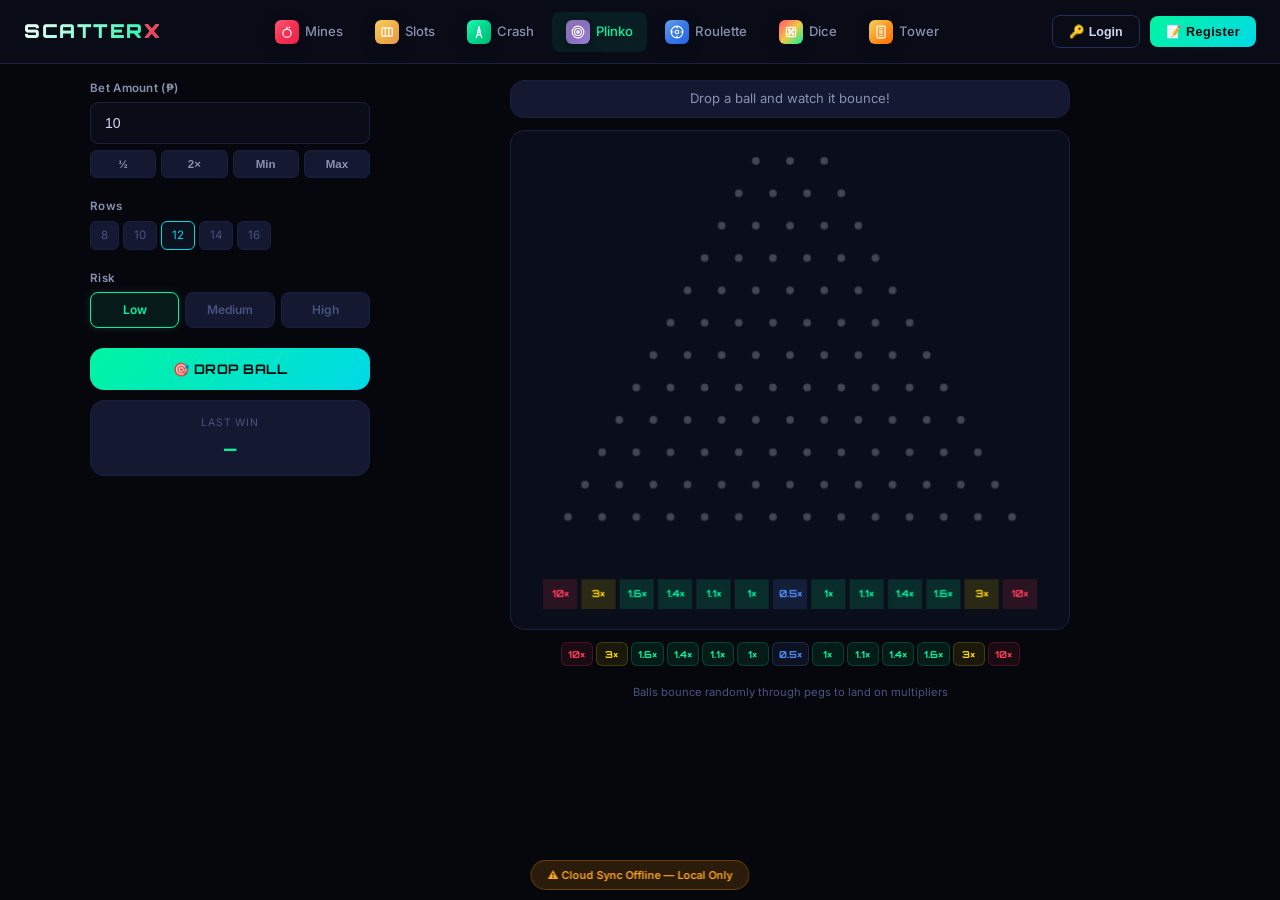
<file: games/plinko.html>
<!DOCTYPE html>
<html lang="en">
<head>
  <meta charset="UTF-8" /><meta name="viewport" content="width=device-width, initial-scale=1.0" />
  <title>Plinko — ScatterX</title>
  <link rel="stylesheet" href="../css/shared.css" />
  <style>
    canvas { width:100%; max-width:560px; height:500px; border-radius:14px; background:#0a0e1a; border:1px solid var(--border); display:block; margin:0 auto; }
    .plinko-mults { display:flex; justify-content:center; gap:3px; flex-wrap:wrap; max-width:560px; margin:0 auto; }
    .pm-slot { padding:4px 6px; border-radius:6px; font-family:'Orbitron',sans-serif; font-size:.6rem; font-weight:700; text-align:center; min-width:32px; transition:.2s; }
    .risk-row { display:flex; gap:6px; }
    .ro { flex:1; background:var(--card); border:1px solid var(--border); border-radius:8px; text-align:center; padding:8px 6px; font-size:.75rem; font-weight:600; color:var(--muted); cursor:pointer; transition:.15s; }
    .ro:hover { border-color:var(--gem); color:var(--gem); }
    .ro.active { border-color:var(--gem); color:var(--gem); background:rgba(0,245,160,.08); box-shadow:0 0 8px rgba(0,245,160,.15); }
    .rows-sel { display:flex; gap:4px; flex-wrap:wrap; }
    .rs-btn { background:var(--card); border:1px solid var(--border); border-radius:6px; padding:5px 10px; font-size:.72rem; color:var(--muted); cursor:pointer; transition:.15s; }
    .rs-btn:hover { border-color:var(--gem2); color:var(--gem2); }
    .rs-btn.active { border-color:var(--gem2); color:var(--gem2); background:rgba(82,143,255,.08); }
    .trail-info { text-align:center; font-size:.7rem; color:var(--muted); margin-top:6px; }
  </style>
</head>
<body>
<nav class="nav">
  <a href="../index.html" class="nav-logo">SCATTER<span>X</span></a>
  <div class="nav-links">
    <a class="nav-link" href="mines.html"><span class="game-icon game-icon-sm game-icon-mines"><svg viewBox="0 0 24 24" fill="none" stroke="#fff" stroke-width="2"><circle cx="12" cy="14" r="7"/><path d="M12 7V3M15 5l2-2"/></svg></span> Mines</a>
    <a class="nav-link" href="scatter.html"><span class="game-icon game-icon-sm game-icon-slots"><svg viewBox="0 0 24 24" fill="none" stroke="#fff" stroke-width="2"><rect x="3" y="5" width="18" height="14" rx="2"/><path d="M9 5v14M15 5v14"/></svg></span> Slots</a>
    <a class="nav-link" href="crash.html"><span class="game-icon game-icon-sm game-icon-crash"><svg viewBox="0 0 24 24" fill="none" stroke="#fff" stroke-width="2" stroke-linecap="round"><path d="M12 2L9 17h6L12 2z"/><path d="M9 17l-2 5M15 17l2 5"/><circle cx="12" cy="11" r="2"/></svg></span> Crash</a>
    <a class="nav-link active" href="plinko.html"><span class="game-icon game-icon-sm game-icon-plinko"><svg viewBox="0 0 24 24" fill="none" stroke="#fff" stroke-width="2"><circle cx="12" cy="12" r="10"/><circle cx="12" cy="12" r="6"/><circle cx="12" cy="12" r="2" fill="#fff"/></svg></span> Plinko</a>
    <a class="nav-link" href="roulette.html"><span class="game-icon game-icon-sm game-icon-roulette"><svg viewBox="0 0 24 24" fill="none" stroke="#fff" stroke-width="2"><circle cx="12" cy="12" r="10"/><circle cx="12" cy="12" r="3"/><path d="M12 2v4m0 12v4M2 12h4m12 0h4"/></svg></span> Roulette</a>
    <a class="nav-link" href="color.html"><span class="game-icon game-icon-sm game-icon-color"><svg viewBox="0 0 24 24" fill="none" stroke="#fff" stroke-width="2"><rect x="4" y="4" width="16" height="16" rx="3"/><circle cx="8.5" cy="8.5" r="1.5" fill="#ff3b5c"/><circle cx="15.5" cy="8.5" r="1.5" fill="#4a90e2"/><circle cx="8.5" cy="15.5" r="1.5" fill="#00f5a0"/><circle cx="15.5" cy="15.5" r="1.5" fill="#f5c842"/><circle cx="12" cy="12" r="1.5" fill="#9b7fd4"/></svg></span> Dice</a>
    <a class="nav-link" href="tower.html"><span class="game-icon game-icon-sm" style="background:linear-gradient(135deg,#f5c842,#ff6b00)"><svg viewBox="0 0 24 24" fill="none" stroke="#fff" stroke-width="2"><rect x="5" y="2" width="14" height="20" rx="2"/><path d="M9 6h6M9 10h6M9 14h6M9 18h6"/></svg></span> Tower</a>
  </div>
  <button class="nav-hamburger" onclick="toggleMobileMenu()"><span></span><span></span><span></span></button>
  <div class="nav-right">
    <div class="nav-balance" onclick="openDepositModal()"><span class="bal-icon" style="width:22px;height:22px;display:inline-flex;align-items:center;justify-content:center;background:linear-gradient(135deg,#f5c842,#e8984a);border-radius:50%;font-size:.55rem;color:#06070d;font-weight:900">&#8369;</span><div><div class="bal-lbl">Balance</div><div class="bal-val">₱0.00</div></div></div>
    <button class="nav-deposit-btn" onclick="openDepositModal()">+ DEPOSIT</button>
  </div>
</nav>
<div class="mobile-menu">
  <a class="nav-link" href="mines.html"><span class="game-icon game-icon-sm game-icon-mines"><svg viewBox="0 0 24 24" fill="none" stroke="#fff" stroke-width="2"><circle cx="12" cy="14" r="7"/><path d="M12 7V3M15 5l2-2"/></svg></span> Mines</a>
  <a class="nav-link" href="scatter.html"><span class="game-icon game-icon-sm game-icon-slots"><svg viewBox="0 0 24 24" fill="none" stroke="#fff" stroke-width="2"><rect x="3" y="5" width="18" height="14" rx="2"/><path d="M9 5v14M15 5v14"/></svg></span> Slots</a>
  <a class="nav-link" href="crash.html"><span class="game-icon game-icon-sm game-icon-crash"><svg viewBox="0 0 24 24" fill="none" stroke="#fff" stroke-width="2" stroke-linecap="round"><path d="M12 2L9 17h6L12 2z"/><path d="M9 17l-2 5M15 17l2 5"/><circle cx="12" cy="11" r="2"/></svg></span> Crash</a>
  <a class="nav-link active" href="plinko.html"><span class="game-icon game-icon-sm game-icon-plinko"><svg viewBox="0 0 24 24" fill="none" stroke="#fff" stroke-width="2"><circle cx="12" cy="12" r="10"/><circle cx="12" cy="12" r="6"/><circle cx="12" cy="12" r="2" fill="#fff"/></svg></span> Plinko</a>
  <a class="nav-link" href="roulette.html"><span class="game-icon game-icon-sm game-icon-roulette"><svg viewBox="0 0 24 24" fill="none" stroke="#fff" stroke-width="2"><circle cx="12" cy="12" r="10"/><circle cx="12" cy="12" r="3"/><path d="M12 2v4m0 12v4M2 12h4m12 0h4"/></svg></span> Roulette</a>
  <a class="nav-link" href="color.html"><span class="game-icon game-icon-sm game-icon-color"><svg viewBox="0 0 24 24" fill="none" stroke="#fff" stroke-width="2"><rect x="4" y="4" width="16" height="16" rx="3"/><circle cx="8.5" cy="8.5" r="1.5" fill="#ff3b5c"/><circle cx="15.5" cy="8.5" r="1.5" fill="#4a90e2"/><circle cx="8.5" cy="15.5" r="1.5" fill="#00f5a0"/><circle cx="15.5" cy="15.5" r="1.5" fill="#f5c842"/><circle cx="12" cy="12" r="1.5" fill="#9b7fd4"/></svg></span> Dice</a>
  <a class="nav-link" href="tower.html"><span class="game-icon game-icon-sm" style="background:linear-gradient(135deg,#f5c842,#ff6b00)"><svg viewBox="0 0 24 24" fill="none" stroke="#fff" stroke-width="2"><rect x="5" y="2" width="14" height="20" rx="2"/><path d="M9 6h6M9 10h6M9 14h6M9 18h6"/></svg></span> Tower</a>
  <div class="mobile-actions">
    <button class="btn-gcash" onclick="openDepositModal();toggleMobileMenu()">💳 Cash In via GCash</button>
  </div>
</div>

<div class="page-wrap">
  <div class="game-layout">
    <div class="side">
      <div class="field-group">
        <div class="field-label">Bet Amount (₱)</div>
        <input type="number" class="field-input" id="betInp" value="10" min="1" />
        <div class="bet-quick">
          <button class="bq-btn" onclick="bq('h')">½</button>
          <button class="bq-btn" onclick="bq('2')">2×</button>
          <button class="bq-btn" onclick="bq('min')">Min</button>
          <button class="bq-btn" onclick="bq('max')">Max</button>
        </div>
      </div>
      <div class="field-group">
        <div class="field-label">Rows</div>
        <div class="rows-sel" id="rowsSel"></div>
      </div>
      <div class="field-group">
        <div class="field-label">Risk</div>
        <div class="risk-row">
          <div class="ro active" data-r="low" onclick="setRisk('low')">Low</div>
          <div class="ro" data-r="med" onclick="setRisk('med')">Medium</div>
          <div class="ro" data-r="high" onclick="setRisk('high')">High</div>
        </div>
      </div>
      <button class="btn-primary" id="dropBtn" onclick="drop()">🎯 DROP BALL</button>
      <div class="info-box">
        <div class="i-lbl">Last Win</div>
        <div class="i-val" id="lastWin">—</div>
      </div>
    </div>
    <div class="game-board">
      <div class="board-status" id="status">Drop a ball and watch it bounce!</div>
      <canvas id="cvs" width="560" height="500"></canvas>
      <div class="plinko-mults" id="multsRow"></div>
      <div class="trail-info">Balls bounce randomly through pegs to land on multipliers</div>
    </div>
  </div>
</div>

<script src="../js/wallet.js"></script>
<script src="../js/db.js"></script>
<script src="../js/auth.js"></script>
<script>
Wallet.init();
updateAuthUI();

const cvs=document.getElementById('cvs'),ctx=cvs.getContext('2d');
let dpr,W,H;
function resize(){dpr=window.devicePixelRatio||1;const r=cvs.getBoundingClientRect();W=r.width;H=r.height;cvs.width=W*dpr;cvs.height=H*dpr;ctx.setTransform(dpr,0,0,dpr,0,0);drawStatic();}
window.addEventListener('resize',resize);

const MULTS={
  low:{8:[5.6,2.1,1.1,1,0.5,1,1.1,2.1,5.6],10:[8.9,3,1.4,1.1,1,0.5,1,1.1,1.4,3,8.9],12:[10,3,1.6,1.4,1.1,1.0,0.5,1.0,1.1,1.4,1.6,3,10],14:[7.1,4,1.9,1.4,1.3,1.1,1,0.5,1,1.1,1.3,1.4,1.9,4,7.1],16:[16,9,2,1.4,1.4,1.2,1.1,1,0.5,1,1.1,1.2,1.4,1.4,2,9,16]},
  med:{8:[13,3,1.3,0.7,0.4,0.7,1.3,3,13],10:[22,5,2,1.4,0.6,0.4,0.6,1.4,2,5,22],12:[33,11,4,2,1.1,0.6,0.3,0.6,1.1,2,4,11,33],14:[43,13,6,3,1.3,0.7,0.4,0.3,0.4,0.7,1.3,3,6,13,43],16:[110,41,10,5,3,1.5,1,0.5,0.3,0.5,1,1.5,3,5,10,41,110]},
  high:{8:[29,4,1.5,0.3,0.2,0.3,1.5,4,29],10:[76,10,3,0.9,0.3,0.2,0.3,0.9,3,10,76],12:[170,24,8.1,2,0.7,0.2,0.2,0.2,0.7,2,8.1,24,170],14:[420,56,12,3,1.3,0.4,0.2,0.2,0.2,0.4,1.3,3,12,56,420],16:[1000,130,26,9,4,2,0.2,0.2,0.2,0.2,0.2,2,4,9,26,130,1000]}
};

let rows=12, risk='low', balls=[], anim=false;
const PEG_R=4, BALL_R=7, GRAVITY=0.3, BOUNCE=0.6, FRICTION=0.98;

function pegPos(){
  const pts=[], padX=40, padTop=30, padBot=80;
  const areaH=H-padTop-padBot, areaW=W-padX*2;
  const gapY=areaH/rows;
  for(let r=0;r<rows;r++){
    const pegsInRow=r+3;
    const rowW=(pegsInRow-1)*(areaW/(rows+2));
    const startX=(W-rowW)/2;
    for(let c=0;c<pegsInRow;c++){
      pts.push({x:startX+c*(rowW/(pegsInRow-1)),y:padTop+r*gapY});
    }
  }
  return pts;
}

function slotPositions(){
  const m=MULTS[risk][rows]; const n=m.length;
  const padX=30, w=(W-padX*2)/n;
  return m.map((_,i)=>({x:padX+i*w+w/2, w}));
}

function drawStatic(){
  ctx.clearRect(0,0,W,H);
  const pegs=pegPos();
  pegs.forEach(p=>{
    ctx.beginPath();ctx.arc(p.x,p.y,PEG_R,0,Math.PI*2);
    ctx.fillStyle='rgba(255,255,255,.2)';ctx.fill();
    ctx.beginPath();ctx.arc(p.x,p.y,PEG_R-1,0,Math.PI*2);
    ctx.fillStyle='rgba(255,255,255,.05)';ctx.fill();
  });
  const slots=slotPositions();const m=MULTS[risk][rows];
  slots.forEach((s,i)=>{
    const y=H-50;
    const c=multColor(m[i]);
    ctx.fillStyle=c+'22';
    ctx.fillRect(s.x-s.w/2+2,y,s.w-4,30);
    ctx.fillStyle=c;ctx.font='bold 10px Orbitron';ctx.textAlign='center';
    ctx.fillText(m[i]+'×',s.x,y+18);
  });
}

function multColor(m){
  if(m>=10)return'#ff3b5c';if(m>=5)return'#ff6b00';if(m>=2)return'#ffd700';if(m>=1)return'#00f5a0';return'#528fff';
}

function drop(){
  if(!requireLogin()) return;
  const bet=parseFloat(document.getElementById('betInp').value);
  if(!bet||bet<=0){shakeEl(document.getElementById('betInp'));return;}
  if(!Wallet.subtract(bet)){Toast.show('⚠️','Insufficient Balance','','error');shakeEl(document.getElementById('betInp'));return;}
  SFX.play('click');
  const ball={x:W/2+(Math.random()-0.5)*20, y:5, vx:0, vy:0, bet, alive:true, trail:[]};
  balls.push(ball);
  if(!anim){anim=true;animate();}
}

function animate(){
  drawStatic();
  const pegs=pegPos();
  const slots=slotPositions();
  const m=MULTS[risk][rows];
  let anyAlive=false;

  balls.forEach(b=>{
    if(!b.alive)return;
    anyAlive=true;
    b.vy+=GRAVITY; b.vx*=FRICTION;
    b.x+=b.vx; b.y+=b.vy;
    b.trail.push({x:b.x,y:b.y}); if(b.trail.length>20)b.trail.shift();

    pegs.forEach(p=>{
      const dx=b.x-p.x, dy=b.y-p.y, dist=Math.sqrt(dx*dx+dy*dy);
      if(dist<PEG_R+BALL_R){
        const angle=Math.atan2(dy,dx);
        b.x=p.x+Math.cos(angle)*(PEG_R+BALL_R+1);
        b.y=p.y+Math.sin(angle)*(PEG_R+BALL_R+1);
        const speed=Math.sqrt(b.vx*b.vx+b.vy*b.vy)*BOUNCE;
        b.vx=Math.cos(angle)*speed+(Math.random()-0.5)*1.5;
        b.vy=Math.sin(angle)*speed;
        if(b.vy<0)b.vy*=-0.3;
        SFX.play('plinko');
      }
    });

    if(b.x<BALL_R){b.x=BALL_R;b.vx=Math.abs(b.vx)*BOUNCE;}
    if(b.x>W-BALL_R){b.x=W-BALL_R;b.vx=-Math.abs(b.vx)*BOUNCE;}

    if(b.y>=H-55){
      b.alive=false;
      let slotIdx=0, minD=Infinity;
      slots.forEach((s,i)=>{const d=Math.abs(b.x-s.x);if(d<minD){minD=d;slotIdx=i;}});
      const mult=m[slotIdx];
      const win=b.bet*mult;
      Wallet.add(win);
      if(mult>=2){SFX.play('win');FX.burst(b.x,H-40,multColor(mult));}
      document.getElementById('lastWin').textContent=`${mult}× = ${Wallet.fmt(win)}`;
      document.getElementById('lastWin').style.color=multColor(mult);
      setStatus(`🎯 Landed on ${mult}× → ${Wallet.fmt(win)}`,'won');
      if(mult>=5) FX.fireworks();
    }
  });

  balls.forEach(b=>{
    if(b.trail.length>1){
      ctx.beginPath();ctx.moveTo(b.trail[0].x,b.trail[0].y);
      b.trail.forEach(t=>ctx.lineTo(t.x,t.y));
      ctx.strokeStyle='rgba(0,245,160,.15)';ctx.lineWidth=3;ctx.stroke();
    }
    if(b.alive|| b.trail.length){
      ctx.beginPath();ctx.arc(b.x,b.y,BALL_R,0,Math.PI*2);
      const g=ctx.createRadialGradient(b.x,b.y,1,b.x,b.y,BALL_R);
      g.addColorStop(0,'#fff');g.addColorStop(1,'#00f5a0');
      ctx.fillStyle=g;ctx.fill();
      ctx.beginPath();ctx.arc(b.x,b.y,BALL_R+3,0,Math.PI*2);
      ctx.fillStyle='rgba(0,245,160,.15)';ctx.fill();
    }
  });

  balls=balls.filter(b=>b.alive||b.y<H);
  if(anyAlive) requestAnimationFrame(animate);
  else anim=false;
}

function setStatus(t,c){const e=document.getElementById('status');e.textContent=t;e.className='board-status '+(c||'');}

function buildRowsSel(){
  const c=document.getElementById('rowsSel');c.innerHTML='';
  [8,10,12,14,16].forEach(r=>{
    const b=document.createElement('div');b.className='rs-btn'+(r===rows?' active':'');
    b.textContent=r;b.onclick=()=>{rows=r;document.querySelectorAll('.rs-btn').forEach(x=>x.classList.toggle('active',parseInt(x.textContent)===r));buildMultsRow();resize();};
    c.appendChild(b);
  });
}

function buildMultsRow(){
  const c=document.getElementById('multsRow');c.innerHTML='';
  const m=MULTS[risk][rows];
  m.forEach(v=>{
    const d=document.createElement('div');d.className='pm-slot';
    d.textContent=v+'×'; d.style.color=multColor(v);
    d.style.background=multColor(v)+'15'; d.style.border='1px solid '+multColor(v)+'30';
    c.appendChild(d);
  });
}

function setRisk(r){
  risk=r;document.querySelectorAll('.ro').forEach(e=>e.classList.toggle('active',e.dataset.r===r));
  buildMultsRow();resize();
}

function bq(a){
  const el=document.getElementById('betInp');let v=parseFloat(el.value)||10;
  if(a==='h')v=Math.max(1,Math.floor(v/2));else if(a==='2')v=Math.min(Wallet.get(),v*2);else if(a==='min')v=1;else if(a==='max')v=Wallet.get();
  el.value=Math.round(v*100)/100;
}

buildRowsSel(); buildMultsRow(); setTimeout(resize,50);
</script>
</body>
</html>
</file>
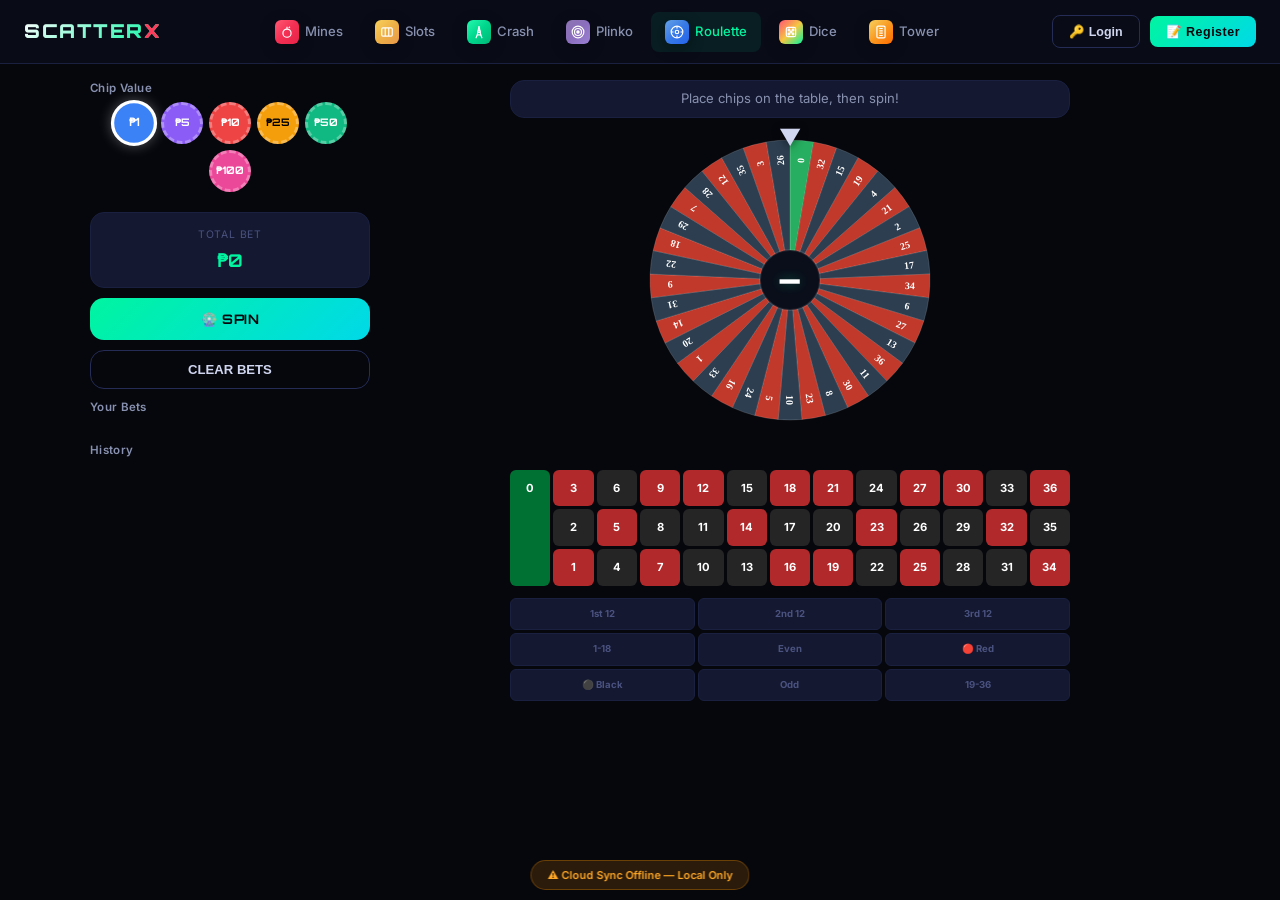
<file: games/roulette.html>
<!DOCTYPE html>
<html lang="en">
<head>
  <meta charset="UTF-8" /><meta name="viewport" content="width=device-width, initial-scale=1.0" />
  <title>Roulette — ScatterX</title>
  <link rel="stylesheet" href="../css/shared.css" />
  <style>
    .wheel-wrap { position:relative; width:300px; height:300px; margin:0 auto; }
    .wheel-wrap canvas { width:100%; height:100%; }
    .wheel-pointer { position:absolute; top:-10px; left:50%; transform:translateX(-50%); font-size:1.4rem; z-index:2; filter:drop-shadow(0 2px 4px rgba(0,0,0,.5)); }
    .wheel-num { position:absolute; top:50%; left:50%; transform:translate(-50%,-50%); font-family:'Orbitron',sans-serif; font-size:1.8rem; font-weight:900; color:#fff; text-shadow:0 0 12px rgba(0,245,160,.3); z-index:2; }
    .bet-table { display:grid; grid-template-columns:repeat(13,1fr); gap:3px; width:100%; max-width:560px; }
    .bt-cell { border-radius:6px; text-align:center; font-size:.7rem; font-weight:700; padding:8px 2px; cursor:pointer; transition:all .15s; border:2px solid transparent; position:relative; user-select:none; }
    .bt-cell:hover { transform:scale(1.06); z-index:2; }
    .bt-cell.sel { border-color:#ffd700; box-shadow:0 0 10px rgba(255,215,0,.3); }
    .bt-red { background:rgba(220,50,50,.8); color:#fff; }
    .bt-black { background:rgba(40,40,40,.9); color:#fff; }
    .bt-green { background:rgba(0,140,60,.8); color:#fff; }
    .bt-out { background:var(--card); color:var(--muted); border:1px solid var(--border); font-size:.6rem; }
    .bt-out:hover { border-color:var(--gem); color:var(--gem); }
    .bt-out.sel { border-color:#ffd700; color:#ffd700; }
    .chip-row { display:flex; gap:6px; justify-content:center; flex-wrap:wrap; }
    .chip { width:42px; height:42px; border-radius:50%; display:flex; align-items:center; justify-content:center; font-family:'Orbitron',sans-serif; font-size:.65rem; font-weight:700; cursor:pointer; border:3px dashed rgba(255,255,255,.3); transition:all .15s; }
    .chip:hover { transform:scale(1.1); }
    .chip.c-sel { border-style:solid; border-color:#fff; box-shadow:0 0 12px rgba(255,255,255,.3); transform:scale(1.1); }
    .chip-1 { background:#3b82f6; color:#fff; }
    .chip-5 { background:#8b5cf6; color:#fff; }
    .chip-10 { background:#ef4444; color:#fff; }
    .chip-25 { background:#f59e0b; color:#000; }
    .chip-50 { background:#10b981; color:#fff; }
    .chip-100 { background:#ec4899; color:#fff; }
    .bets-display { display:flex; gap:6px; flex-wrap:wrap; }
    .bd-item { background:var(--card); border:1px solid var(--border); border-radius:6px; padding:4px 8px; font-size:.65rem; color:var(--muted); }
    .bd-item em { color:var(--gem); font-style:normal; }
    .out-bets { display:grid; grid-template-columns:repeat(3,1fr); gap:3px; width:100%; max-width:560px; }
    .result-num { font-family:'Orbitron',sans-serif; font-size:2rem; font-weight:900; text-align:center; margin:8px 0; }
    .hist-row { display:flex; gap:4px; flex-wrap:wrap; }
    .hd { width:24px; height:24px; border-radius:50%; display:flex; align-items:center; justify-content:center; font-size:.55rem; font-weight:700; }
    .hd-r { background:rgba(220,50,50,.7); color:#fff; }
    .hd-b { background:rgba(40,40,40,.8); color:#fff; }
    .hd-g { background:rgba(0,140,60,.7); color:#fff; }
  </style>
</head>
<body>
<nav class="nav">
  <a href="../index.html" class="nav-logo">SCATTER<span>X</span></a>
  <div class="nav-links">
    <a class="nav-link" href="mines.html"><span class="game-icon game-icon-sm game-icon-mines"><svg viewBox="0 0 24 24" fill="none" stroke="#fff" stroke-width="2"><circle cx="12" cy="14" r="7"/><path d="M12 7V3M15 5l2-2"/></svg></span> Mines</a>
    <a class="nav-link" href="scatter.html"><span class="game-icon game-icon-sm game-icon-slots"><svg viewBox="0 0 24 24" fill="none" stroke="#fff" stroke-width="2"><rect x="3" y="5" width="18" height="14" rx="2"/><path d="M9 5v14M15 5v14"/></svg></span> Slots</a>
    <a class="nav-link" href="crash.html"><span class="game-icon game-icon-sm game-icon-crash"><svg viewBox="0 0 24 24" fill="none" stroke="#fff" stroke-width="2" stroke-linecap="round"><path d="M12 2L9 17h6L12 2z"/><path d="M9 17l-2 5M15 17l2 5"/><circle cx="12" cy="11" r="2"/></svg></span> Crash</a>
    <a class="nav-link" href="plinko.html"><span class="game-icon game-icon-sm game-icon-plinko"><svg viewBox="0 0 24 24" fill="none" stroke="#fff" stroke-width="2"><circle cx="12" cy="12" r="10"/><circle cx="12" cy="12" r="6"/><circle cx="12" cy="12" r="2" fill="#fff"/></svg></span> Plinko</a>
    <a class="nav-link active" href="roulette.html"><span class="game-icon game-icon-sm game-icon-roulette"><svg viewBox="0 0 24 24" fill="none" stroke="#fff" stroke-width="2"><circle cx="12" cy="12" r="10"/><circle cx="12" cy="12" r="3"/><path d="M12 2v4m0 12v4M2 12h4m12 0h4"/></svg></span> Roulette</a>
    <a class="nav-link" href="color.html"><span class="game-icon game-icon-sm game-icon-color"><svg viewBox="0 0 24 24" fill="none" stroke="#fff" stroke-width="2"><rect x="4" y="4" width="16" height="16" rx="3"/><circle cx="8.5" cy="8.5" r="1.5" fill="#ff3b5c"/><circle cx="15.5" cy="8.5" r="1.5" fill="#4a90e2"/><circle cx="8.5" cy="15.5" r="1.5" fill="#00f5a0"/><circle cx="15.5" cy="15.5" r="1.5" fill="#f5c842"/><circle cx="12" cy="12" r="1.5" fill="#9b7fd4"/></svg></span> Dice</a>
    <a class="nav-link" href="tower.html"><span class="game-icon game-icon-sm" style="background:linear-gradient(135deg,#f5c842,#ff6b00)"><svg viewBox="0 0 24 24" fill="none" stroke="#fff" stroke-width="2"><rect x="5" y="2" width="14" height="20" rx="2"/><path d="M9 6h6M9 10h6M9 14h6M9 18h6"/></svg></span> Tower</a>
  </div>
  <button class="nav-hamburger" onclick="toggleMobileMenu()"><span></span><span></span><span></span></button>
  <div class="nav-right">
    <div class="nav-balance" onclick="openDepositModal()"><span class="bal-icon" style="width:22px;height:22px;display:inline-flex;align-items:center;justify-content:center;background:linear-gradient(135deg,#f5c842,#e8984a);border-radius:50%;font-size:.55rem;color:#06070d;font-weight:900">&#8369;</span><div><div class="bal-lbl">Balance</div><div class="bal-val">₱0.00</div></div></div>
    <button class="nav-deposit-btn" onclick="openDepositModal()">+ DEPOSIT</button>
  </div>
</nav>
<div class="mobile-menu">
  <a class="nav-link" href="mines.html"><span class="game-icon game-icon-sm game-icon-mines"><svg viewBox="0 0 24 24" fill="none" stroke="#fff" stroke-width="2"><circle cx="12" cy="14" r="7"/><path d="M12 7V3M15 5l2-2"/></svg></span> Mines</a>
  <a class="nav-link" href="scatter.html"><span class="game-icon game-icon-sm game-icon-slots"><svg viewBox="0 0 24 24" fill="none" stroke="#fff" stroke-width="2"><rect x="3" y="5" width="18" height="14" rx="2"/><path d="M9 5v14M15 5v14"/></svg></span> Slots</a>
  <a class="nav-link" href="crash.html"><span class="game-icon game-icon-sm game-icon-crash"><svg viewBox="0 0 24 24" fill="none" stroke="#fff" stroke-width="2" stroke-linecap="round"><path d="M12 2L9 17h6L12 2z"/><path d="M9 17l-2 5M15 17l2 5"/><circle cx="12" cy="11" r="2"/></svg></span> Crash</a>
  <a class="nav-link" href="plinko.html"><span class="game-icon game-icon-sm game-icon-plinko"><svg viewBox="0 0 24 24" fill="none" stroke="#fff" stroke-width="2"><circle cx="12" cy="12" r="10"/><circle cx="12" cy="12" r="6"/><circle cx="12" cy="12" r="2" fill="#fff"/></svg></span> Plinko</a>
  <a class="nav-link active" href="roulette.html"><span class="game-icon game-icon-sm game-icon-roulette"><svg viewBox="0 0 24 24" fill="none" stroke="#fff" stroke-width="2"><circle cx="12" cy="12" r="10"/><circle cx="12" cy="12" r="3"/><path d="M12 2v4m0 12v4M2 12h4m12 0h4"/></svg></span> Roulette</a>
  <a class="nav-link" href="color.html"><span class="game-icon game-icon-sm game-icon-color"><svg viewBox="0 0 24 24" fill="none" stroke="#fff" stroke-width="2"><rect x="4" y="4" width="16" height="16" rx="3"/><circle cx="8.5" cy="8.5" r="1.5" fill="#ff3b5c"/><circle cx="15.5" cy="8.5" r="1.5" fill="#4a90e2"/><circle cx="8.5" cy="15.5" r="1.5" fill="#00f5a0"/><circle cx="15.5" cy="15.5" r="1.5" fill="#f5c842"/><circle cx="12" cy="12" r="1.5" fill="#9b7fd4"/></svg></span> Dice</a>
  <a class="nav-link" href="tower.html"><span class="game-icon game-icon-sm" style="background:linear-gradient(135deg,#f5c842,#ff6b00)"><svg viewBox="0 0 24 24" fill="none" stroke="#fff" stroke-width="2"><rect x="5" y="2" width="14" height="20" rx="2"/><path d="M9 6h6M9 10h6M9 14h6M9 18h6"/></svg></span> Tower</a>
  <div class="mobile-actions">
    <button class="btn-gcash" onclick="openDepositModal();toggleMobileMenu()">💳 Cash In via GCash</button>
  </div>
</div>

<div class="page-wrap">
  <div class="game-layout">
    <div class="side">
      <div class="field-group">
        <div class="field-label">Chip Value</div>
        <div class="chip-row">
          <div class="chip chip-1 c-sel" onclick="selChip(1)">₱1</div>
          <div class="chip chip-5" onclick="selChip(5)">₱5</div>
          <div class="chip chip-10" onclick="selChip(10)">₱10</div>
          <div class="chip chip-25" onclick="selChip(25)">₱25</div>
          <div class="chip chip-50" onclick="selChip(50)">₱50</div>
          <div class="chip chip-100" onclick="selChip(100)">₱100</div>
        </div>
      </div>
      <div class="info-box">
        <div class="i-lbl">Total Bet</div>
        <div class="i-val" id="totalBet">₱0</div>
      </div>
      <button class="btn-primary" id="spinBtn" onclick="spinWheel()">🎡 SPIN</button>
      <button class="btn-outline" onclick="clearBets()">CLEAR BETS</button>
      <div class="field-group">
        <div class="field-label">Your Bets</div>
        <div class="bets-display" id="betsDisp"></div>
      </div>
      <div class="field-group">
        <div class="field-label">History</div>
        <div class="hist-row" id="histRow"></div>
      </div>
    </div>

    <div class="game-board">
      <div class="board-status" id="status">Place chips on the table, then spin!</div>
      <div class="wheel-wrap">
        <div class="wheel-pointer">▼</div>
        <div class="wheel-num" id="wheelNum">—</div>
        <canvas id="cvs" width="300" height="300"></canvas>
      </div>
      <div class="result-num" id="resultNum"></div>
      <div class="bet-table" id="betTable"></div>
      <div class="out-bets" id="outBets"></div>
    </div>
  </div>
</div>

<!-- Overlays -->
<div class="overlay" id="ovWin">
  <div class="overlay-box"><div class="overlay-icon">🏆</div><div class="overlay-title win">YOU WON!</div>
  <div class="overlay-amount win" id="ovWA">₱0</div><div class="overlay-sub" id="ovWS"></div>
  <button class="btn-primary" style="margin-top:10px" onclick="closeOv()">PLAY AGAIN</button></div>
</div>
<div class="overlay" id="ovLose">
  <div class="overlay-box"><div class="overlay-icon">😢</div><div class="overlay-title lose">NO WIN</div>
  <div class="overlay-amount lose" id="ovLA">-₱0</div><div class="overlay-sub" id="ovLS"></div>
  <button class="btn-red" style="margin-top:10px" onclick="closeOv()">TRY AGAIN</button></div>
</div>

<script src="../js/wallet.js"></script>
<script src="../js/db.js"></script>
<script src="../js/auth.js"></script>
<script>
Wallet.init();
updateAuthUI();

const NUMS=[0,32,15,19,4,21,2,25,17,34,6,27,13,36,11,30,8,23,10,5,24,16,33,1,20,14,31,9,22,18,29,7,28,12,35,3,26];
const REDS=new Set([1,3,5,7,9,12,14,16,18,19,21,23,25,27,30,32,34,36]);
const cvs=document.getElementById('cvs'),ctx=cvs.getContext('2d');
let chipVal=1, bets={}, spinning=false, angle=0, history=[];

function numColor(n){return n===0?'green':REDS.has(n)?'red':'black';}

function drawWheel(){
  const cx=150,cy=150,r=140;
  const seg=Math.PI*2/NUMS.length;
  NUMS.forEach((n,i)=>{
    const a=i*seg-Math.PI/2+angle;
    ctx.beginPath();ctx.moveTo(cx,cy);ctx.arc(cx,cy,r,a,a+seg);ctx.closePath();
    const c=numColor(n);
    ctx.fillStyle=c==='red'?'#c0392b':c==='green'?'#27ae60':'#2c3e50';
    ctx.fill();ctx.strokeStyle='rgba(255,255,255,.15)';ctx.lineWidth=1;ctx.stroke();
    ctx.save();ctx.translate(cx,cy);ctx.rotate(a+seg/2);
    ctx.fillStyle='#fff';ctx.font='bold 10px Orbitron';ctx.textAlign='center';
    ctx.fillText(n,r-20,4);ctx.restore();
  });
  ctx.beginPath();ctx.arc(cx,cy,30,0,Math.PI*2);
  ctx.fillStyle='#0a0e1a';ctx.fill();ctx.strokeStyle='rgba(255,255,255,.1)';ctx.lineWidth=2;ctx.stroke();
}

function buildTable(){
  const tbl=document.getElementById('betTable');tbl.innerHTML='';
  const d0=document.createElement('div');d0.className='bt-cell bt-green';d0.textContent='0';d0.style.gridRow='1/4';d0.onclick=()=>placeBet('n0');tbl.appendChild(d0);
  for(let r=0;r<3;r++){
    for(let c=0;c<12;c++){
      const n=c*3+(3-r);
      const d=document.createElement('div');d.className='bt-cell '+(numColor(n)==='red'?'bt-red':'bt-black');
      d.textContent=n;d.dataset.n=n;d.onclick=()=>placeBet('n'+n);tbl.appendChild(d);
    }
  }
  const ob=document.getElementById('outBets');ob.innerHTML='';
  const outside=[
    {id:'1st12',label:'1st 12'},{id:'2nd12',label:'2nd 12'},{id:'3rd12',label:'3rd 12'},
    {id:'1-18',label:'1-18'},{id:'even',label:'Even'},{id:'red',label:'🔴 Red'},
    {id:'black',label:'⚫ Black'},{id:'odd',label:'Odd'},{id:'19-36',label:'19-36'}
  ];
  outside.forEach(o=>{
    const d=document.createElement('div');d.className='bt-cell bt-out';d.textContent=o.label;d.onclick=()=>placeBet(o.id);ob.appendChild(d);
  });
}

function placeBet(id){
  if(!requireLogin()) return;
  if(spinning)return;
  if(Wallet.get()<chipVal){Toast.show('⚠️','Insufficient Balance','','error');return;}
  Wallet.subtract(chipVal);
  bets[id]=(bets[id]||0)+chipVal;
  SFX.play('click');
  updateBetsUI();
}

function updateBetsUI(){
  let total=0;Object.values(bets).forEach(v=>total+=v);
  document.getElementById('totalBet').textContent=Wallet.fmt(total);
  const disp=document.getElementById('betsDisp');disp.innerHTML='';
  Object.entries(bets).forEach(([k,v])=>{
    const d=document.createElement('div');d.className='bd-item';
    d.innerHTML=`${k.replace('n','')} → <em>${Wallet.fmt(v)}</em>`;disp.appendChild(d);
  });
  document.querySelectorAll('.bt-cell').forEach(c=>{
    const nAttr=c.dataset.n;
    if(nAttr!==undefined) c.classList.toggle('sel',!!bets['n'+nAttr]);
  });
}

function clearBets(){
  if(spinning)return;
  let total=0;Object.values(bets).forEach(v=>total+=v);
  if(total>0)Wallet.add(total);
  bets={};updateBetsUI();
}

function selChip(v){
  chipVal=v;
  document.querySelectorAll('.chip').forEach(c=>c.classList.toggle('c-sel',c.textContent.includes(v)));
}

function spinWheel(){
  if(spinning)return;
  const total=Object.values(bets).reduce((a,b)=>a+b,0);
  if(total===0){setStatus('Place at least one bet!',''); return;}
  spinning=true;document.getElementById('spinBtn').disabled=true;
  SFX.play('spin');

  const winIdx=Math.floor(Math.random()*NUMS.length);
  const winNum=NUMS[winIdx];
  const seg=Math.PI*2/NUMS.length;
  const targetAngle=Math.PI*2*5-(winIdx*seg-Math.PI/2);
  const startAngle=angle;
  const duration=4000;
  const start=performance.now();

  function animSpin(now){
    const el=Math.min((now-start)/duration,1);
    const ease=1-Math.pow(1-el,3);
    angle=startAngle+ease*(targetAngle-startAngle);
    ctx.clearRect(0,0,300,300);drawWheel();
    if(el>=0.5) SFX.play('tick');
    if(el<1){requestAnimationFrame(animSpin);}
    else{
      document.getElementById('wheelNum').textContent=winNum;
      resolve(winNum);
    }
  }
  requestAnimationFrame(animSpin);
}

function resolve(n){
  const c=numColor(n);
  history.unshift(n);if(history.length>20)history.pop();renderHist();

  const rn=document.getElementById('resultNum');
  rn.textContent=n;rn.style.color=c==='red'?'#e74c3c':c==='green'?'#27ae60':'#fff';

  let winTotal=0;
  Object.entries(bets).forEach(([k,v])=>{
    let mult=0;
    if(k==='n'+n) mult=n===0?35:35;
    else if(k==='red'&&c==='red') mult=1;
    else if(k==='black'&&c==='black') mult=1;
    else if(k==='even'&&n!==0&&n%2===0) mult=1;
    else if(k==='odd'&&n%2===1) mult=1;
    else if(k==='1-18'&&n>=1&&n<=18) mult=1;
    else if(k==='19-36'&&n>=19&&n<=36) mult=1;
    else if(k==='1st12'&&n>=1&&n<=12) mult=2;
    else if(k==='2nd12'&&n>=13&&n<=24) mult=2;
    else if(k==='3rd12'&&n>=25&&n<=36) mult=2;
    if(mult>0) winTotal+=v+v*mult;
  });

  const totalBet=Object.values(bets).reduce((a,b)=>a+b,0);

  if(winTotal>0){
    Wallet.add(winTotal);SFX.play('win');FX.fireworks();
    setStatus(`🏆 ${n} ${c==='red'?'🔴':c==='green'?'🟢':'⚫'} — Won ${Wallet.fmt(winTotal)}!`,'won');
    document.getElementById('ovWA').textContent='+'+Wallet.fmt(winTotal);
    document.getElementById('ovWS').textContent=`Number ${n} (${c}) · Bet: ${Wallet.fmt(totalBet)}`;
    setTimeout(()=>document.getElementById('ovWin').classList.add('show'),500);
  } else {
    SFX.play('crash');
    setStatus(`😢 ${n} ${c==='red'?'🔴':c==='green'?'🟢':'⚫'} — No win.`,'lost');
    document.getElementById('ovLA').textContent='-'+Wallet.fmt(totalBet);
    document.getElementById('ovLS').textContent=`Number ${n} (${c})`;
    setTimeout(()=>document.getElementById('ovLose').classList.add('show'),500);
  }

  bets={};updateBetsUI();
  spinning=false;document.getElementById('spinBtn').disabled=false;
}

function renderHist(){
  const r=document.getElementById('histRow');r.innerHTML='';
  history.forEach(n=>{
    const c=numColor(n);
    const d=document.createElement('div');d.className='hd hd-'+(c==='red'?'r':c==='green'?'g':'b');
    d.textContent=n;r.appendChild(d);
  });
}

function setStatus(t,c){const e=document.getElementById('status');e.textContent=t;e.className='board-status '+(c||'');}
function closeOv(){document.getElementById('ovWin').classList.remove('show');document.getElementById('ovLose').classList.remove('show');}

buildTable(); drawWheel();
</script>
</body>
</html>
</file>
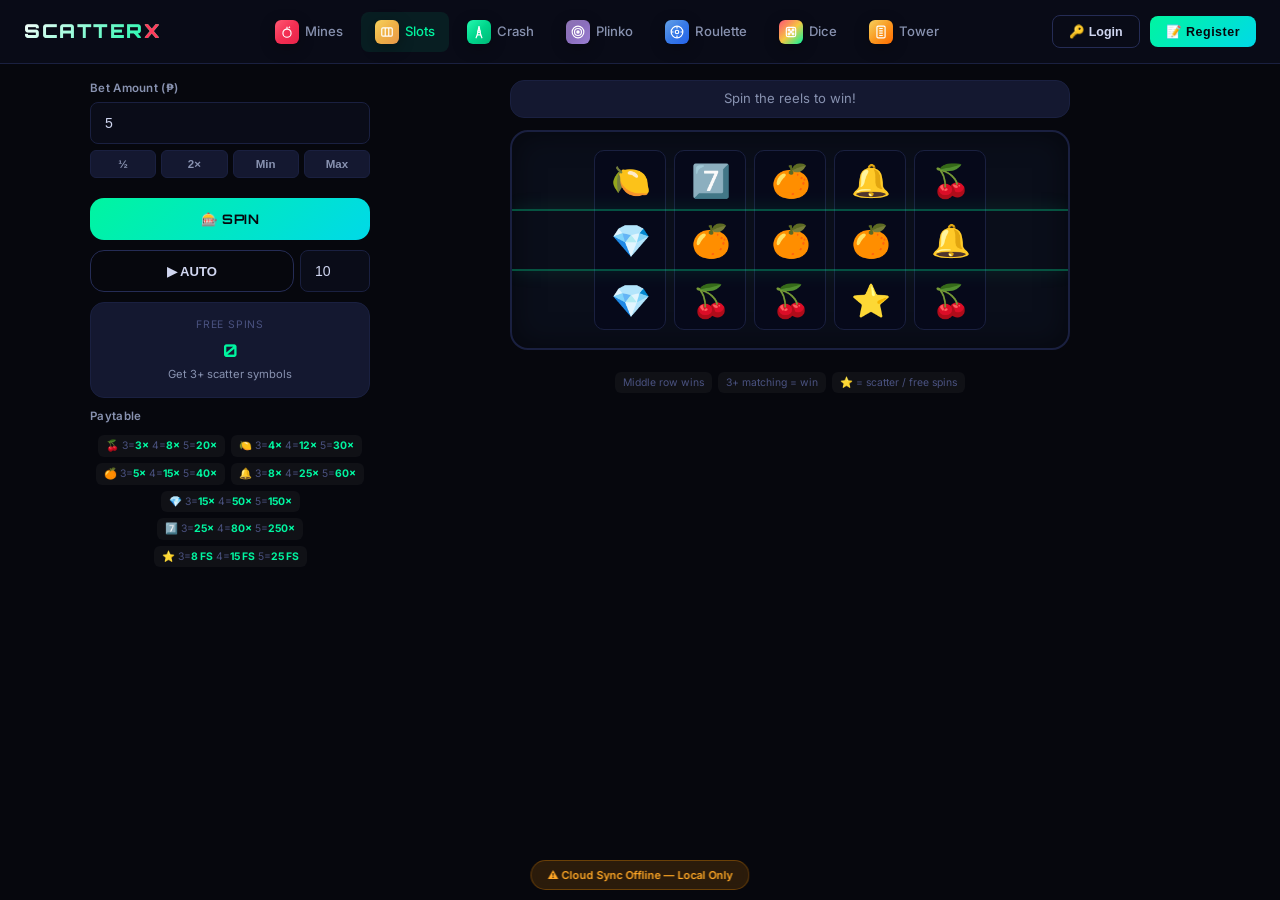
<file: games/scatter.html>
<!DOCTYPE html>
<html lang="en">
<head>
  <meta charset="UTF-8" /><meta name="viewport" content="width=device-width, initial-scale=1.0" />
  <title>Scatter Slots — ScatterX</title>
  <link rel="stylesheet" href="../css/shared.css" />
  <style>
    .reels-frame { background:#0a0e1a; border:2px solid var(--border); border-radius:18px; padding:18px; width:100%; max-width:560px; box-shadow:inset 0 0 30px rgba(0,0,0,.5); position:relative; overflow:hidden; }
    .reels-frame::before { content:''; position:absolute; left:0; right:0; top:50%; transform:translateY(-50%); height:62px; border-top:2px solid rgba(0,245,160,.3); border-bottom:2px solid rgba(0,245,160,.3); z-index:2; pointer-events:none; box-shadow:0 0 18px rgba(0,245,160,.1); }
    .reels { display:flex; justify-content:center; gap:8px; }
    .reel { width:72px; height:180px; overflow:hidden; position:relative; border-radius:10px; background:#06091a; border:1px solid var(--border); }
    .reel-strip { display:flex; flex-direction:column; transition:transform .5s cubic-bezier(.2,.8,.3,1); }
    .sym { width:72px; height:60px; display:flex; align-items:center; justify-content:center; font-size:2rem; }
    .sym.highlight { background:rgba(0,245,160,.08); border-radius:8px; }
    .payline-info { display:flex; gap:6px; flex-wrap:wrap; justify-content:center; margin-top:10px; }
    .pi { font-size:.65rem; background:rgba(255,255,255,.04); border-radius:6px; padding:3px 8px; color:var(--muted); }
    .pi em { color:var(--gem); font-style:normal; font-weight:700; }
    .win-banner { position:absolute; inset:0; display:flex; align-items:center; justify-content:center; background:rgba(10,14,26,.85); z-index:5; opacity:0; pointer-events:none; transition:opacity .3s; border-radius:16px; }
    .win-banner.show { opacity:1; pointer-events:auto; }
    .win-banner-inner { text-align:center; }
    .wb-amt { font-family:'Orbitron',sans-serif; font-size:1.6rem; font-weight:900; color:var(--gem); text-shadow:0 0 16px rgba(0,245,160,.3); }
    .wb-sub { font-size:.75rem; color:var(--muted); margin-top:4px; }
    .free-badge { background:linear-gradient(135deg,#ff6b00,#ff3b5c); color:#fff; padding:4px 14px; border-radius:20px; font-size:.7rem; font-weight:600; display:inline-block; margin-top:8px; }
    .auto-row { display:flex; gap:6px; }
  </style>
</head>
<body>
<nav class="nav">
  <a href="../index.html" class="nav-logo">SCATTER<span>X</span></a>
  <div class="nav-links">
    <a class="nav-link" href="mines.html"><span class="game-icon game-icon-sm game-icon-mines"><svg viewBox="0 0 24 24" fill="none" stroke="#fff" stroke-width="2"><circle cx="12" cy="14" r="7"/><path d="M12 7V3M15 5l2-2"/></svg></span> Mines</a>
    <a class="nav-link active" href="scatter.html"><span class="game-icon game-icon-sm game-icon-slots"><svg viewBox="0 0 24 24" fill="none" stroke="#fff" stroke-width="2"><rect x="3" y="5" width="18" height="14" rx="2"/><path d="M9 5v14M15 5v14"/></svg></span> Slots</a>
    <a class="nav-link" href="crash.html"><span class="game-icon game-icon-sm game-icon-crash"><svg viewBox="0 0 24 24" fill="none" stroke="#fff" stroke-width="2" stroke-linecap="round"><path d="M12 2L9 17h6L12 2z"/><path d="M9 17l-2 5M15 17l2 5"/><circle cx="12" cy="11" r="2"/></svg></span> Crash</a>
    <a class="nav-link" href="plinko.html"><span class="game-icon game-icon-sm game-icon-plinko"><svg viewBox="0 0 24 24" fill="none" stroke="#fff" stroke-width="2"><circle cx="12" cy="12" r="10"/><circle cx="12" cy="12" r="6"/><circle cx="12" cy="12" r="2" fill="#fff"/></svg></span> Plinko</a>
    <a class="nav-link" href="roulette.html"><span class="game-icon game-icon-sm game-icon-roulette"><svg viewBox="0 0 24 24" fill="none" stroke="#fff" stroke-width="2"><circle cx="12" cy="12" r="10"/><circle cx="12" cy="12" r="3"/><path d="M12 2v4m0 12v4M2 12h4m12 0h4"/></svg></span> Roulette</a>
    <a class="nav-link" href="color.html"><span class="game-icon game-icon-sm game-icon-color"><svg viewBox="0 0 24 24" fill="none" stroke="#fff" stroke-width="2"><rect x="4" y="4" width="16" height="16" rx="3"/><circle cx="8.5" cy="8.5" r="1.5" fill="#ff3b5c"/><circle cx="15.5" cy="8.5" r="1.5" fill="#4a90e2"/><circle cx="8.5" cy="15.5" r="1.5" fill="#00f5a0"/><circle cx="15.5" cy="15.5" r="1.5" fill="#f5c842"/><circle cx="12" cy="12" r="1.5" fill="#9b7fd4"/></svg></span> Dice</a>
    <a class="nav-link" href="tower.html"><span class="game-icon game-icon-sm" style="background:linear-gradient(135deg,#f5c842,#ff6b00)"><svg viewBox="0 0 24 24" fill="none" stroke="#fff" stroke-width="2"><rect x="5" y="2" width="14" height="20" rx="2"/><path d="M9 6h6M9 10h6M9 14h6M9 18h6"/></svg></span> Tower</a>
  </div>
  <button class="nav-hamburger" onclick="toggleMobileMenu()"><span></span><span></span><span></span></button>
  <div class="nav-right">
    <div class="nav-balance" onclick="openDepositModal()"><span class="bal-icon" style="width:22px;height:22px;display:inline-flex;align-items:center;justify-content:center;background:linear-gradient(135deg,#f5c842,#e8984a);border-radius:50%;font-size:.55rem;color:#06070d;font-weight:900">&#8369;</span><div><div class="bal-lbl">Balance</div><div class="bal-val">₱0.00</div></div></div>
    <button class="nav-deposit-btn" onclick="openDepositModal()">+ DEPOSIT</button>
  </div>
</nav>
<div class="mobile-menu">
  <a class="nav-link" href="mines.html"><span class="game-icon game-icon-sm game-icon-mines"><svg viewBox="0 0 24 24" fill="none" stroke="#fff" stroke-width="2"><circle cx="12" cy="14" r="7"/><path d="M12 7V3M15 5l2-2"/></svg></span> Mines</a>
  <a class="nav-link active" href="scatter.html"><span class="game-icon game-icon-sm game-icon-slots"><svg viewBox="0 0 24 24" fill="none" stroke="#fff" stroke-width="2"><rect x="3" y="5" width="18" height="14" rx="2"/><path d="M9 5v14M15 5v14"/></svg></span> Slots</a>
  <a class="nav-link" href="crash.html"><span class="game-icon game-icon-sm game-icon-crash"><svg viewBox="0 0 24 24" fill="none" stroke="#fff" stroke-width="2" stroke-linecap="round"><path d="M12 2L9 17h6L12 2z"/><path d="M9 17l-2 5M15 17l2 5"/><circle cx="12" cy="11" r="2"/></svg></span> Crash</a>
  <a class="nav-link" href="plinko.html"><span class="game-icon game-icon-sm game-icon-plinko"><svg viewBox="0 0 24 24" fill="none" stroke="#fff" stroke-width="2"><circle cx="12" cy="12" r="10"/><circle cx="12" cy="12" r="6"/><circle cx="12" cy="12" r="2" fill="#fff"/></svg></span> Plinko</a>
  <a class="nav-link" href="roulette.html"><span class="game-icon game-icon-sm game-icon-roulette"><svg viewBox="0 0 24 24" fill="none" stroke="#fff" stroke-width="2"><circle cx="12" cy="12" r="10"/><circle cx="12" cy="12" r="3"/><path d="M12 2v4m0 12v4M2 12h4m12 0h4"/></svg></span> Roulette</a>
  <a class="nav-link" href="color.html"><span class="game-icon game-icon-sm game-icon-color"><svg viewBox="0 0 24 24" fill="none" stroke="#fff" stroke-width="2"><rect x="4" y="4" width="16" height="16" rx="3"/><circle cx="8.5" cy="8.5" r="1.5" fill="#ff3b5c"/><circle cx="15.5" cy="8.5" r="1.5" fill="#4a90e2"/><circle cx="8.5" cy="15.5" r="1.5" fill="#00f5a0"/><circle cx="15.5" cy="15.5" r="1.5" fill="#f5c842"/><circle cx="12" cy="12" r="1.5" fill="#9b7fd4"/></svg></span> Dice</a>
  <a class="nav-link" href="tower.html"><span class="game-icon game-icon-sm" style="background:linear-gradient(135deg,#f5c842,#ff6b00)"><svg viewBox="0 0 24 24" fill="none" stroke="#fff" stroke-width="2"><rect x="5" y="2" width="14" height="20" rx="2"/><path d="M9 6h6M9 10h6M9 14h6M9 18h6"/></svg></span> Tower</a>
  <div class="mobile-actions">
    <button class="btn-gcash" onclick="openDepositModal();toggleMobileMenu()">💳 Cash In via GCash</button>
  </div>
</div>

<div class="page-wrap">
  <div class="game-layout">
    <div class="side">
      <div class="field-group">
        <div class="field-label">Bet Amount (₱)</div>
        <input type="number" class="field-input" id="betInp" value="5" min="1" />
        <div class="bet-quick">
          <button class="bq-btn" onclick="bq('h')">½</button>
          <button class="bq-btn" onclick="bq('2')">2×</button>
          <button class="bq-btn" onclick="bq('min')">Min</button>
          <button class="bq-btn" onclick="bq('max')">Max</button>
        </div>
      </div>
      <button class="btn-primary" id="spinBtn" onclick="spin()">🎰 SPIN</button>
      <div class="auto-row">
        <button class="btn-outline" id="autoBtn" onclick="toggleAuto()">▶ AUTO</button>
        <input type="number" class="field-input" id="autoCount" value="10" min="1" max="100" style="width:70px" />
      </div>
      <div class="info-box">
        <div class="i-lbl">Free Spins</div>
        <div class="i-val" id="freeDisp">0</div>
        <div class="i-sub">Get 3+ scatter symbols</div>
      </div>
      <div class="field-group">
        <div class="field-label">Paytable</div>
        <div class="payline-info" id="paytable"></div>
      </div>
    </div>

    <div class="game-board">
      <div class="board-status" id="status">Spin the reels to win!</div>
      <div class="reels-frame" id="reelsFrame">
        <div class="reels" id="reels"></div>
        <div class="win-banner" id="winBanner">
          <div class="win-banner-inner">
            <div class="wb-amt" id="wbAmt">₱0</div>
            <div class="wb-sub" id="wbSub"></div>
          </div>
        </div>
      </div>
      <div class="payline-info">
        <div class="pi">Middle row wins</div>
        <div class="pi">3+ matching = win</div>
        <div class="pi">⭐ = scatter / free spins</div>
      </div>
    </div>
  </div>
</div>

<script src="../js/wallet.js"></script>
<script src="../js/db.js"></script>
<script src="../js/auth.js"></script>
<script>
Wallet.init();
updateAuthUI();

const SYMS = ['🍒','🍋','🍊','🔔','💎','7️⃣','⭐'];
const WEIGHTS = [25,20,18,15,10,7,5];
const PAYS = { '🍒':{3:3,4:8,5:20}, '🍋':{3:4,4:12,5:30}, '🍊':{3:5,4:15,5:40}, '🔔':{3:8,4:25,5:60}, '💎':{3:15,4:50,5:150}, '7️⃣':{3:25,4:80,5:250}, '⭐':{3:0,4:0,5:0} };
const FREE_SPINS = {3:8, 4:15, 5:25};
const REELS_N = 5, ROWS = 3;
let spinning = false, freeSpins = 0, autoOn = false, autoLeft = 0;

function weightedRand(){
  const tot=WEIGHTS.reduce((a,b)=>a+b,0); let r=Math.random()*tot;
  for(let i=0;i<SYMS.length;i++){r-=WEIGHTS[i];if(r<=0)return SYMS[i];}
  return SYMS[0];
}

function buildReels(){
  const c=document.getElementById('reels'); c.innerHTML='';
  for(let i=0;i<REELS_N;i++){
    const rd=document.createElement('div'); rd.className='reel';
    const strip=document.createElement('div'); strip.className='reel-strip'; strip.id='strip'+i;
    for(let r=0;r<ROWS;r++){
      const s=document.createElement('div'); s.className='sym'; s.textContent=weightedRand(); strip.appendChild(s);
    }
    rd.appendChild(strip); c.appendChild(rd);
  }
}

function buildPaytable(){
  const pt=document.getElementById('paytable'); pt.innerHTML='';
  SYMS.forEach(s=>{
    if(s==='⭐'){pt.innerHTML+=`<div class="pi">⭐ 3=<em>8 FS</em> 4=<em>15 FS</em> 5=<em>25 FS</em></div>`;return;}
    const p=PAYS[s]; pt.innerHTML+=`<div class="pi">${s} 3=<em>${p[3]}×</em> 4=<em>${p[4]}×</em> 5=<em>${p[5]}×</em></div>`;
  });
}

function spin(){
  if(!requireLogin()) return;
  if(spinning) return;
  const bet=parseFloat(document.getElementById('betInp').value);
  if(!bet||bet<=0){shakeEl(document.getElementById('betInp'));return;}
  const isFree=freeSpins>0;
  if(!isFree){
    if(!Wallet.subtract(bet)){Toast.show('⚠️','Insufficient Balance','','error');shakeEl(document.getElementById('betInp'));return;}
  } else { freeSpins--; document.getElementById('freeDisp').textContent=freeSpins; }
  spinning=true;
  document.getElementById('spinBtn').disabled=true;
  document.getElementById('winBanner').classList.remove('show');
  setStatus(isFree?`🎁 Free spin! (${freeSpins} left)`:'Spinning...','');

  const results=[];
  for(let i=0;i<REELS_N;i++){
    const col=[]; for(let r=0;r<ROWS;r++) col.push(weightedRand());
    results.push(col);
  }

  animateReels(results, ()=>{
    const mid=results.map(c=>c[1]);
    let winAmt=0, winMsg='';
    
    // Check for matching symbols from left
    let i=0;
    while(i<REELS_N){
      const s=mid[i]; let count=1;
      for(let j=i+1;j<REELS_N;j++){if(mid[j]===s)count++;else break;}
      if(count>=3&&s!=='⭐'&&PAYS[s]&&PAYS[s][count]){
        const p=PAYS[s][count]; winAmt+=bet*p;
        winMsg+=`${s}×${count} = ${p}× `;
      }
      i++;
    }

    // Better matching: count consecutive from left for each symbol
    winAmt=0; winMsg='';
    const firstSym=mid[0]; let consec=1;
    for(let j=1;j<REELS_N;j++){if(mid[j]===firstSym)consec++;else break;}
    if(consec>=3&&firstSym!=='⭐'&&PAYS[firstSym]&&PAYS[firstSym][consec]){
      winAmt=bet*PAYS[firstSym][consec];
      winMsg=`${firstSym}×${consec} = ${PAYS[firstSym][consec]}×`;
    }

    // Scatter count
    const scCount=mid.filter(s=>s==='⭐').length;
    if(scCount>=3){
      const fs=FREE_SPINS[Math.min(scCount,5)];
      freeSpins+=fs;
      document.getElementById('freeDisp').textContent=freeSpins;
      winMsg+=(winMsg?' + ':'')+`⭐×${scCount} = ${fs} Free Spins!`;
    }

    if(winAmt>0){
      Wallet.add(winAmt); SFX.play('win'); FX.fireworks();
      document.getElementById('wbAmt').textContent='+'+Wallet.fmt(winAmt);
      document.getElementById('wbSub').textContent=winMsg;
      document.getElementById('winBanner').classList.add('show');
      setStatus('🎉 '+winMsg,'won');
      setTimeout(()=>document.getElementById('winBanner').classList.remove('show'),2000);
    } else if(scCount>=3){
      SFX.play('win');
      setStatus('🎁 '+winMsg,'won');
    } else {
      setStatus(isFree?'No win this spin':'No match. Try again!','');
    }

    spinning=false;
    document.getElementById('spinBtn').disabled=false;

    if(autoOn&&autoLeft>0){
      autoLeft--;
      if(autoLeft<=0){autoOn=false;document.getElementById('autoBtn').textContent='▶ AUTO';return;}
      if(freeSpins>0||Wallet.get()>=bet) setTimeout(spin,600);
      else{autoOn=false;document.getElementById('autoBtn').textContent='▶ AUTO';}
    } else if(freeSpins>0){ setTimeout(spin,800); }
  });
}

function animateReels(results, cb){
  let done=0;
  for(let i=0;i<REELS_N;i++){
    setTimeout(()=>{
      SFX.play('tick');
      const strip=document.getElementById('strip'+i);
      strip.innerHTML='';
      const extra=8+i*3;
      const all=[];
      for(let e=0;e<extra;e++) all.push(weightedRand());
      results[i].forEach(s=>all.push(s));
      all.forEach(s=>{const d=document.createElement('div');d.className='sym';d.textContent=s;strip.appendChild(d);});
      const totalH=all.length*60;
      strip.style.transition='none';
      strip.style.transform=`translateY(0)`;
      requestAnimationFrame(()=>{requestAnimationFrame(()=>{
        strip.style.transition=`transform ${0.4+i*0.15}s cubic-bezier(.2,.8,.3,1)`;
        strip.style.transform=`translateY(-${totalH-ROWS*60}px)`;
      });});
      setTimeout(()=>{ done++; if(done===REELS_N) cb(); }, (0.4+i*0.15)*1000+100);
    }, i*120);
  }
}

function setStatus(t,c){ const e=document.getElementById('status'); e.textContent=t; e.className='board-status '+(c||''); }

function bq(a){
  if(spinning)return;
  const el=document.getElementById('betInp');let v=parseFloat(el.value)||5;
  if(a==='h')v=Math.max(1,Math.floor(v/2));else if(a==='2')v=Math.min(Wallet.get(),v*2);else if(a==='min')v=1;else if(a==='max')v=Wallet.get();
  el.value=Math.round(v*100)/100;
}

function toggleAuto(){
  if(autoOn){ autoOn=false; autoLeft=0; document.getElementById('autoBtn').textContent='▶ AUTO'; return; }
  autoLeft=parseInt(document.getElementById('autoCount').value)||10;
  autoOn=true; document.getElementById('autoBtn').textContent='⏸ STOP';
  if(!spinning) spin();
}

buildReels(); buildPaytable();
</script>
</body>
</html>
</file>
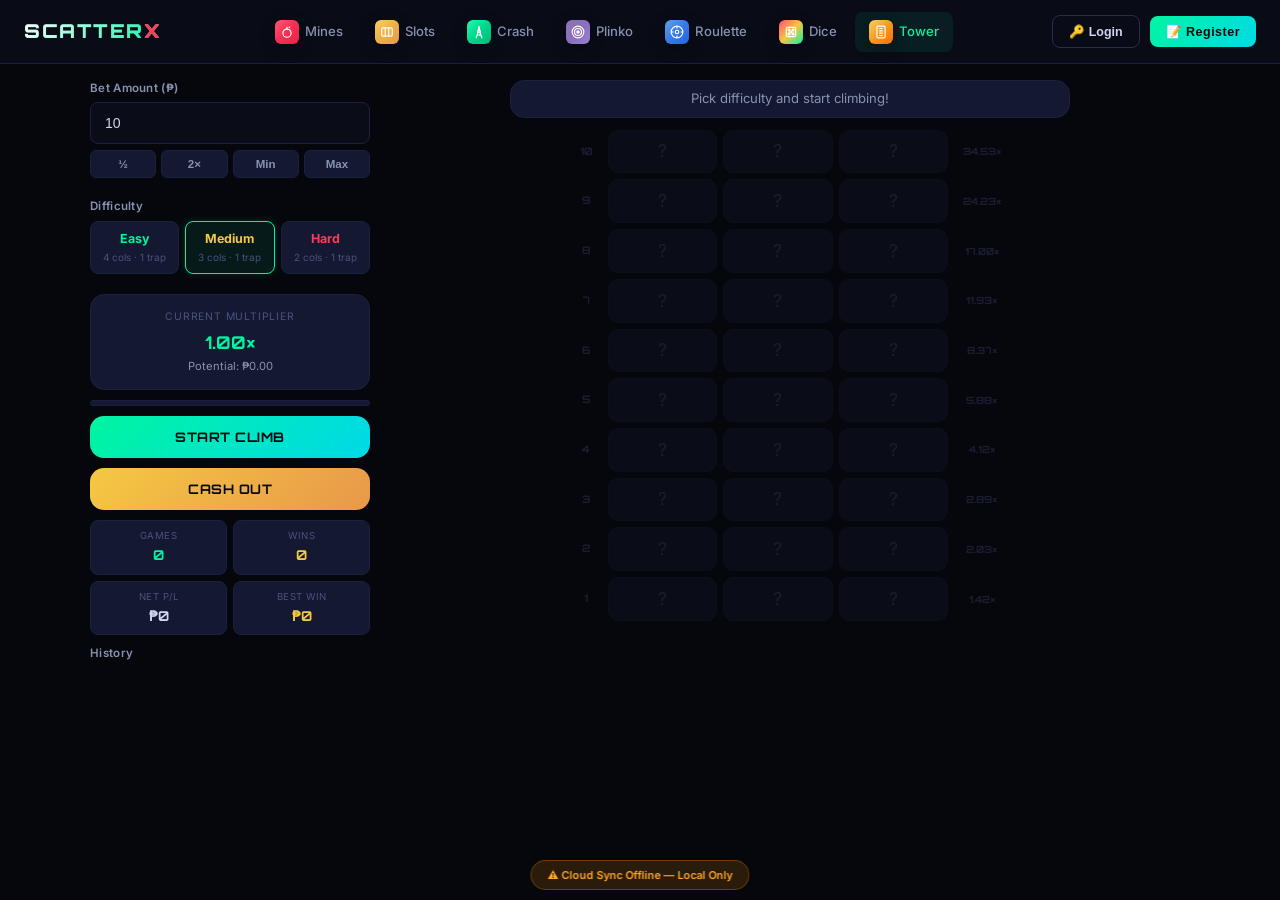
<file: games/tower.html>
<!DOCTYPE html>
<html lang="en">
<head>
  <meta charset="UTF-8" /><meta name="viewport" content="width=device-width, initial-scale=1.0" />
  <title>Tower — ScatterX</title>
  <link rel="stylesheet" href="../css/shared.css" />
  <style>
    .tower-wrap { display:flex; flex-direction:column; gap:6px; width:100%; max-width:440px; }
    .floor { display:flex; gap:6px; width:100%; transition:all .3s; position:relative; }
    .floor.locked { opacity:.3; pointer-events:none; }
    .floor.current { opacity:1; }
    .floor.cleared { opacity:.7; }
    .floor-num { width:32px; display:flex; align-items:center; justify-content:center; font-family:'Orbitron',sans-serif; font-size:.65rem; font-weight:700; color:var(--muted); flex-shrink:0; }
    .floor.current .floor-num { color:var(--gem); }
    .floor.cleared .floor-num { color:var(--gold); }
    .ftile { flex:1; aspect-ratio:2.5/1; border-radius:10px; background:var(--card); border:1px solid var(--border); display:flex; align-items:center; justify-content:center; cursor:pointer; transition:all .2s; font-size:1.1rem; min-height:38px; }
    .ftile:hover:not(.revealed) { border-color:var(--gem); background:rgba(0,245,160,.04); transform:translateY(-2px); box-shadow:0 4px 12px rgba(0,245,160,.1); }
    .ftile.revealed { cursor:default; }
    .ftile.safe { background:rgba(0,245,160,.08); border-color:var(--gem); box-shadow:0 0 10px rgba(0,245,160,.15); }
    .ftile.trap { background:rgba(255,59,92,.08); border-color:var(--mine); box-shadow:0 0 10px rgba(255,59,92,.15); }
    .ftile.safe-show { background:rgba(0,245,160,.03); border-color:rgba(0,245,160,.15); opacity:.5; }
    .ftile.trap-show { background:rgba(255,59,92,.03); border-color:rgba(255,59,92,.15); opacity:.5; }
    .floor-mult { width:56px; display:flex; align-items:center; justify-content:center; font-family:'Orbitron',sans-serif; font-size:.62rem; font-weight:700; color:var(--muted); flex-shrink:0; }
    .floor.current .floor-mult { color:var(--gem); }
    .floor.cleared .floor-mult { color:var(--gold); }
    .diff-grid { display:flex; gap:6px; }
    .diff-btn { flex:1; background:var(--card); border:1px solid var(--border); border-radius:8px; padding:8px 4px; text-align:center; cursor:pointer; transition:all .15s; }
    .diff-btn:hover { border-color:var(--gem); }
    .diff-btn.active { border-color:var(--gem); color:var(--gem); background:rgba(0,245,160,.08); box-shadow:0 0 8px rgba(0,245,160,.15); }
    .diff-btn .d-name { font-size:.78rem; font-weight:700; }
    .diff-btn .d-info { font-size:.62rem; color:var(--muted); margin-top:2px; }
    .tower-progress { width:100%; height:6px; border-radius:3px; background:var(--card); border:1px solid var(--border); overflow:hidden; }
    .tower-progress-bar { height:100%; border-radius:3px; background:linear-gradient(90deg,var(--gem),var(--gem2)); transition:width .4s ease; }
    .tower-stats { display:grid; grid-template-columns:1fr 1fr; gap:6px; font-size:.72rem; }
    .tower-stats > div { background:var(--card); border:1px solid var(--border); border-radius:8px; padding:8px 10px; text-align:center; }
    .tower-stats .ts-lbl { font-size:.6rem; color:var(--muted); text-transform:uppercase; letter-spacing:.5px; }
    .tower-stats .ts-val { font-family:'Orbitron',sans-serif; font-size:.85rem; font-weight:700; margin-top:2px; }
    .hist-row { display:flex; gap:4px; flex-wrap:wrap; }
    .hb { padding:3px 8px; border-radius:6px; font-family:'Orbitron',sans-serif; font-size:.62rem; font-weight:700; }
    .hb.g { background:rgba(0,245,160,.1); color:var(--gem); }
    .hb.r { background:rgba(255,59,92,.1); color:var(--mine); }
  </style>
</head>
<body>
<nav class="nav">
  <a href="../index.html" class="nav-logo">SCATTER<span>X</span></a>
  <div class="nav-links">
    <a class="nav-link" href="mines.html"><span class="game-icon game-icon-sm game-icon-mines"><svg viewBox="0 0 24 24" fill="none" stroke="#fff" stroke-width="2"><circle cx="12" cy="14" r="7"/><path d="M12 7V3M15 5l2-2"/></svg></span> Mines</a>
    <a class="nav-link" href="scatter.html"><span class="game-icon game-icon-sm game-icon-slots"><svg viewBox="0 0 24 24" fill="none" stroke="#fff" stroke-width="2"><rect x="3" y="5" width="18" height="14" rx="2"/><path d="M9 5v14M15 5v14"/></svg></span> Slots</a>
    <a class="nav-link" href="crash.html"><span class="game-icon game-icon-sm game-icon-crash"><svg viewBox="0 0 24 24" fill="none" stroke="#fff" stroke-width="2" stroke-linecap="round"><path d="M12 2L9 17h6L12 2z"/><path d="M9 17l-2 5M15 17l2 5"/><circle cx="12" cy="11" r="2"/></svg></span> Crash</a>
    <a class="nav-link" href="plinko.html"><span class="game-icon game-icon-sm game-icon-plinko"><svg viewBox="0 0 24 24" fill="none" stroke="#fff" stroke-width="2"><circle cx="12" cy="12" r="10"/><circle cx="12" cy="12" r="6"/><circle cx="12" cy="12" r="2" fill="#fff"/></svg></span> Plinko</a>
    <a class="nav-link" href="roulette.html"><span class="game-icon game-icon-sm game-icon-roulette"><svg viewBox="0 0 24 24" fill="none" stroke="#fff" stroke-width="2"><circle cx="12" cy="12" r="10"/><circle cx="12" cy="12" r="3"/><path d="M12 2v4m0 12v4M2 12h4m12 0h4"/></svg></span> Roulette</a>
    <a class="nav-link" href="color.html"><span class="game-icon game-icon-sm game-icon-color"><svg viewBox="0 0 24 24" fill="none" stroke="#fff" stroke-width="2"><rect x="4" y="4" width="16" height="16" rx="3"/><circle cx="8.5" cy="8.5" r="1.5" fill="#ff3b5c"/><circle cx="15.5" cy="8.5" r="1.5" fill="#4a90e2"/><circle cx="8.5" cy="15.5" r="1.5" fill="#00f5a0"/><circle cx="15.5" cy="15.5" r="1.5" fill="#f5c842"/><circle cx="12" cy="12" r="1.5" fill="#9b7fd4"/></svg></span> Dice</a>
    <a class="nav-link active" href="tower.html"><span class="game-icon game-icon-sm" style="background:linear-gradient(135deg,#f5c842,#ff6b00)"><svg viewBox="0 0 24 24" fill="none" stroke="#fff" stroke-width="2"><rect x="5" y="2" width="14" height="20" rx="2"/><path d="M9 6h6M9 10h6M9 14h6M9 18h6"/></svg></span> Tower</a>
  </div>
  <button class="nav-hamburger" onclick="toggleMobileMenu()"><span></span><span></span><span></span></button>
  <div class="nav-right">
    <div class="nav-balance" onclick="openDepositModal()"><span class="bal-icon" style="width:22px;height:22px;display:inline-flex;align-items:center;justify-content:center;background:linear-gradient(135deg,#f5c842,#e8984a);border-radius:50%;font-size:.55rem;color:#06070d;font-weight:900">&#8369;</span><div><div class="bal-lbl">Balance</div><div class="bal-val">₱0.00</div></div></div>
    <button class="nav-deposit-btn" onclick="openDepositModal()">+ DEPOSIT</button>
  </div>
</nav>
<div class="mobile-menu">
  <a class="nav-link" href="mines.html"><span class="game-icon game-icon-sm game-icon-mines"><svg viewBox="0 0 24 24" fill="none" stroke="#fff" stroke-width="2"><circle cx="12" cy="14" r="7"/><path d="M12 7V3M15 5l2-2"/></svg></span> Mines</a>
  <a class="nav-link" href="scatter.html"><span class="game-icon game-icon-sm game-icon-slots"><svg viewBox="0 0 24 24" fill="none" stroke="#fff" stroke-width="2"><rect x="3" y="5" width="18" height="14" rx="2"/><path d="M9 5v14M15 5v14"/></svg></span> Slots</a>
  <a class="nav-link" href="crash.html"><span class="game-icon game-icon-sm game-icon-crash"><svg viewBox="0 0 24 24" fill="none" stroke="#fff" stroke-width="2" stroke-linecap="round"><path d="M12 2L9 17h6L12 2z"/><path d="M9 17l-2 5M15 17l2 5"/><circle cx="12" cy="11" r="2"/></svg></span> Crash</a>
  <a class="nav-link" href="plinko.html"><span class="game-icon game-icon-sm game-icon-plinko"><svg viewBox="0 0 24 24" fill="none" stroke="#fff" stroke-width="2"><circle cx="12" cy="12" r="10"/><circle cx="12" cy="12" r="6"/><circle cx="12" cy="12" r="2" fill="#fff"/></svg></span> Plinko</a>
  <a class="nav-link" href="roulette.html"><span class="game-icon game-icon-sm game-icon-roulette"><svg viewBox="0 0 24 24" fill="none" stroke="#fff" stroke-width="2"><circle cx="12" cy="12" r="10"/><circle cx="12" cy="12" r="3"/><path d="M12 2v4m0 12v4M2 12h4m12 0h4"/></svg></span> Roulette</a>
  <a class="nav-link" href="color.html"><span class="game-icon game-icon-sm game-icon-color"><svg viewBox="0 0 24 24" fill="none" stroke="#fff" stroke-width="2"><rect x="4" y="4" width="16" height="16" rx="3"/><circle cx="8.5" cy="8.5" r="1.5" fill="#ff3b5c"/><circle cx="15.5" cy="8.5" r="1.5" fill="#4a90e2"/><circle cx="8.5" cy="15.5" r="1.5" fill="#00f5a0"/><circle cx="15.5" cy="15.5" r="1.5" fill="#f5c842"/><circle cx="12" cy="12" r="1.5" fill="#9b7fd4"/></svg></span> Dice</a>
  <a class="nav-link active" href="tower.html"><span class="game-icon game-icon-sm" style="background:linear-gradient(135deg,#f5c842,#ff6b00)"><svg viewBox="0 0 24 24" fill="none" stroke="#fff" stroke-width="2"><rect x="5" y="2" width="14" height="20" rx="2"/><path d="M9 6h6M9 10h6M9 14h6M9 18h6"/></svg></span> Tower</a>
  <div class="mobile-actions">
    <button class="btn-gcash" onclick="openDepositModal();toggleMobileMenu()">Cash In via GCash</button>
    <button class="btn-gold" onclick="openDepositModal();setTimeout(()=>switchWalletTab('cashout'),100);toggleMobileMenu()">Cash Out</button>
  </div>
</div>

<div class="page-wrap">
  <div class="game-layout">
    <div class="side">
      <div class="field-group">
        <div class="field-label">Bet Amount (₱)</div>
        <input type="number" class="field-input" id="betInput" value="10" min="1" />
        <div class="bet-quick">
          <button class="bq-btn" onclick="bq('h')">½</button>
          <button class="bq-btn" onclick="bq('2')">2×</button>
          <button class="bq-btn" onclick="bq('min')">Min</button>
          <button class="bq-btn" onclick="bq('max')">Max</button>
        </div>
      </div>
      <div class="field-group">
        <div class="field-label">Difficulty</div>
        <div class="diff-grid" id="diffGrid"></div>
      </div>
      <div class="info-box">
        <div class="i-lbl">Current Multiplier</div>
        <div class="i-val" id="multVal">1.00×</div>
        <div class="i-sub" id="profitVal">Potential: ₱0.00</div>
      </div>
      <div class="tower-progress"><div class="tower-progress-bar" id="progBar" style="width:0%"></div></div>
      <button class="btn-primary" id="startBtn" onclick="startGame()">START CLIMB</button>
      <button class="btn-gold" id="cashBtn" onclick="cashOut()" disabled>CASH OUT</button>

      <div class="tower-stats">
        <div><div class="ts-lbl">Games</div><div class="ts-val" style="color:var(--gem)" id="stGames">0</div></div>
        <div><div class="ts-lbl">Wins</div><div class="ts-val" style="color:var(--gold)" id="stWins">0</div></div>
        <div><div class="ts-lbl">Net P/L</div><div class="ts-val" id="stNet">₱0</div></div>
        <div><div class="ts-lbl">Best Win</div><div class="ts-val" style="color:var(--gold)" id="stBest">₱0</div></div>
      </div>

      <div class="field-group">
        <div class="field-label">History</div>
        <div class="hist-row" id="histRow"></div>
      </div>
    </div>

    <div class="game-board">
      <div class="board-status" id="status">Pick difficulty and start climbing!</div>
      <div class="tower-wrap" id="tower"></div>
    </div>
  </div>
</div>

<!-- Overlays -->
<div class="overlay" id="ovWin">
  <div class="overlay-box">
    <div class="overlay-icon">🏆</div>
    <div class="overlay-title win">CASHED OUT!</div>
    <div class="overlay-amount win" id="ovWA">₱0</div>
    <div class="overlay-sub" id="ovWS"></div>
    <button class="btn-primary" style="margin-top:10px" onclick="closeOv()">PLAY AGAIN</button>
  </div>
</div>
<div class="overlay" id="ovLose">
  <div class="overlay-box">
    <div class="overlay-icon">💥</div>
    <div class="overlay-title lose">TRAPPED!</div>
    <div class="overlay-amount lose" id="ovLA">-₱0</div>
    <div class="overlay-sub" id="ovLS"></div>
    <button class="btn-red" style="margin-top:10px" onclick="closeOv()">TRY AGAIN</button>
  </div>
</div>
<div class="overlay" id="ovTop">
  <div class="overlay-box">
    <div class="overlay-icon">🎉</div>
    <div class="overlay-title win" style="background:linear-gradient(135deg,#f5c842,#ff6b00);-webkit-background-clip:text;-webkit-text-fill-color:transparent">TOWER CLEARED!</div>
    <div class="overlay-amount win" id="ovTA">₱0</div>
    <div class="overlay-sub" id="ovTS">You reached the top!</div>
    <button class="btn-primary" style="margin-top:10px" onclick="closeOv()">PLAY AGAIN</button>
  </div>
</div>

<script src="../js/wallet.js"></script>
<script src="../js/db.js"></script>
<script src="../js/auth.js"></script>
<script>
Wallet.init();
updateAuthUI();

const FLOORS = 10;
const DIFFS = [
  { name:'Easy', tiles:4, traps:1, edge:0.96, color:'var(--gem)' },
  { name:'Medium', tiles:3, traps:1, edge:0.95, color:'var(--gold)' },
  { name:'Hard', tiles:2, traps:1, edge:0.94, color:'var(--mine)' },
];

let diff = 1, gameOn=false, currentFloor=0, bet=0, floorData=[];
const session = { games:0, wins:0, net:0, best:0 };
const history = [];

function floorMult(floor,d){
  const safe = DIFFS[d].tiles - DIFFS[d].traps;
  const total = DIFFS[d].tiles;
  let m = 1;
  for(let i=0;i<=floor;i++){
    m *= (total/safe) * DIFFS[d].edge;
  }
  return Math.max(1, m);
}

function buildDiffGrid(){
  const g = document.getElementById('diffGrid'); g.innerHTML='';
  DIFFS.forEach((d,i)=>{
    const div = document.createElement('div');
    div.className = 'diff-btn'+(i===diff?' active':'');
    div.innerHTML = `<div class="d-name" style="color:${d.color}">${d.name}</div><div class="d-info">${d.tiles} cols · ${d.traps} trap</div>`;
    div.onclick = ()=>{ if(gameOn)return; diff=i; buildDiffGrid(); updateMult(); buildTower(); };
    g.appendChild(div);
  });
}

function buildTower(){
  const tw = document.getElementById('tower'); tw.innerHTML='';
  for(let f=FLOORS-1;f>=0;f--){
    const row = document.createElement('div');
    row.className = 'floor locked';
    row.id = 'floor'+f;
    const num = document.createElement('div');
    num.className = 'floor-num';
    num.textContent = f+1;
    row.appendChild(num);
    for(let t=0;t<DIFFS[diff].tiles;t++){
      const tile = document.createElement('div');
      tile.className = 'ftile';
      tile.id = `ft${f}_${t}`;
      tile.innerHTML = '<span style="opacity:.3">?</span>';
      tile.onclick = ()=> pickTile(f,t);
      row.appendChild(tile);
    }
    const mult = document.createElement('div');
    mult.className = 'floor-mult';
    mult.textContent = floorMult(f,diff).toFixed(2)+'×';
    row.appendChild(mult);
    tw.appendChild(row);
  }
}

function generateFloors(){
  floorData = [];
  for(let f=0;f<FLOORS;f++){
    const traps = new Set();
    while(traps.size<DIFFS[diff].traps){
      traps.add(Math.floor(Math.random()*DIFFS[diff].tiles));
    }
    floorData.push({traps});
  }
}

function startGame(){
  if(!requireLogin()) return;
  bet = parseFloat(document.getElementById('betInput').value);
  if(!bet||bet<=0){ shakeEl(document.getElementById('betInput')); return; }
  if(!Wallet.subtract(bet)){ Toast.show('⚠️','Insufficient Balance','','error'); shakeEl(document.getElementById('betInput')); return; }
  
  gameOn=true; currentFloor=0;
  generateFloors(); buildTower();
  document.getElementById('startBtn').disabled=true;
  document.getElementById('cashBtn').disabled=true;
  document.getElementById('betInput').disabled=true;
  document.getElementById('floor0').className='floor current';
  document.getElementById('progBar').style.width='0%';
  updateMult();
  setStatus('🏗️ Pick a tile on Floor 1!','active');
}

function pickTile(floor,tile){
  if(!gameOn || floor!==currentFloor) return;
  
  const fd = floorData[floor];
  const el = document.getElementById(`ft${floor}_${tile}`);
  
  if(fd.traps.has(tile)){
    // Hit trap!
    el.className='ftile revealed trap';
    el.innerHTML='💥';
    SFX.play('mine');
    revealFloor(floor);
    gameOn=false;
    session.games++; session.net-=bet;
    addHistory(false,floor);
    updateSessionUI();
    document.getElementById('floor'+floor).className='floor current';
    setStatus('💥 Trapped on Floor '+(floor+1)+'!','lost');
    document.getElementById('ovLA').textContent='-'+Wallet.fmt(bet);
    document.getElementById('ovLS').textContent=`Reached Floor ${floor+1} of ${FLOORS}`;
    setTimeout(()=>{ revealAll(); document.getElementById('ovLose').classList.add('show'); },500);
    setTimeout(resetControls, 600);
  } else {
    // Safe!
    el.className='ftile revealed safe';
    el.innerHTML='✅';
    SFX.play('gem');
    const c=elCenter(el); FX.burst(c.x,c.y,'#00f5a0');
    revealFloor(floor);
    document.getElementById('floor'+floor).className='floor cleared';
    
    currentFloor++;
    document.getElementById('progBar').style.width=((currentFloor/FLOORS)*100)+'%';
    document.getElementById('cashBtn').disabled=false;
    updateMult();
    
    if(currentFloor>=FLOORS){
      // Reached the top!
      gameOn=false;
      const m=floorMult(FLOORS-1,diff), w=bet*m;
      Wallet.add(w);
      session.games++; session.wins++; session.net+=w-bet; session.best=Math.max(session.best,w);
      addHistory(true,FLOORS);
      updateSessionUI();
      FX.fireworks();
      setStatus('🎉 Tower cleared!','won');
      document.getElementById('ovTA').textContent='+'+Wallet.fmt(w);
      document.getElementById('ovTS').textContent=floorMult(FLOORS-1,diff).toFixed(2)+'× on '+Wallet.fmt(bet);
      setTimeout(()=>document.getElementById('ovTop').classList.add('show'),500);
      setTimeout(resetControls,600);
    } else {
      document.getElementById('floor'+currentFloor).className='floor current';
      setStatus('✅ Floor '+(floor+1)+' cleared! Pick on Floor '+(currentFloor+1)+' or cash out.','active');
    }
  }
}

function cashOut(){
  if(!gameOn||currentFloor===0) return;
  gameOn=false;
  const m=floorMult(currentFloor-1,diff), w=bet*m;
  Wallet.add(w);
  SFX.play('win'); FX.fireworks();
  session.games++; session.wins++; session.net+=w-bet; session.best=Math.max(session.best,w);
  addHistory(true,currentFloor);
  updateSessionUI();
  revealAll();
  setStatus('🏆 Cashed out at Floor '+currentFloor+'!','won');
  document.getElementById('ovWA').textContent='+'+Wallet.fmt(w);
  document.getElementById('ovWS').textContent=m.toFixed(2)+'× on '+Wallet.fmt(bet)+' · Floor '+currentFloor;
  setTimeout(()=>document.getElementById('ovWin').classList.add('show'),400);
  resetControls();
}

function revealFloor(f){
  const fd=floorData[f];
  for(let t=0;t<DIFFS[diff].tiles;t++){
    const el=document.getElementById(`ft${f}_${t}`);
    if(el.classList.contains('revealed'))continue;
    if(fd.traps.has(t)){
      el.className='ftile revealed trap-show';
      el.innerHTML='<span style="opacity:.5">💥</span>';
    } else {
      el.className='ftile revealed safe-show';
      el.innerHTML='<span style="opacity:.4">✅</span>';
    }
  }
}

function revealAll(){
  for(let f=0;f<FLOORS;f++){
    setTimeout(()=>revealFloor(f),f*60);
  }
}

function resetControls(){
  document.getElementById('startBtn').disabled=false;
  document.getElementById('cashBtn').disabled=true;
  document.getElementById('betInput').disabled=false;
}

function updateMult(){
  const f=Math.max(0,currentFloor-1);
  const m=currentFloor>0?floorMult(f,diff):1;
  const next=floorMult(Math.min(currentFloor,FLOORS-1),diff);
  document.getElementById('multVal').textContent=m.toFixed(2)+'×';
  document.getElementById('profitVal').textContent=gameOn&&currentFloor>0?
    `Cash out: ${Wallet.fmt(bet*m)} · Next: ${next.toFixed(2)}×`:
    `Next floor: ${next.toFixed(2)}×`;
}

function updateSessionUI(){
  document.getElementById('stGames').textContent=session.games;
  document.getElementById('stWins').textContent=session.wins;
  const netEl=document.getElementById('stNet');
  netEl.textContent=(session.net>=0?'+':'')+Wallet.fmt(Math.abs(session.net));
  netEl.style.color=session.net>=0?'var(--gem)':'var(--mine)';
  document.getElementById('stBest').textContent=Wallet.fmt(session.best);
}

function addHistory(win,floor){
  history.unshift({win,floor}); if(history.length>20)history.pop();
  const row=document.getElementById('histRow');row.innerHTML='';
  history.forEach(h=>{
    const d=document.createElement('div');
    d.className='hb '+(h.win?'g':'r');
    d.textContent=h.win?'F'+h.floor:'💥F'+h.floor;
    row.appendChild(d);
  });
}

function setStatus(m,c=''){ const e=document.getElementById('status'); e.textContent=m; e.className='board-status '+c; }
function closeOv(){ document.getElementById('ovWin').classList.remove('show'); document.getElementById('ovLose').classList.remove('show'); document.getElementById('ovTop').classList.remove('show'); }

function bq(a){
  if(gameOn)return;
  const el=document.getElementById('betInput');let v=parseFloat(el.value)||10;
  if(a==='h')v=Math.max(1,Math.floor(v/2));
  else if(a==='2')v=Math.min(Wallet.get(),v*2);
  else if(a==='min')v=1;
  else if(a==='max')v=Wallet.get();
  el.value=Math.round(v*100)/100;
}

buildDiffGrid(); buildTower();
</script>
</body>
</html>
</file>
<file: css/shared.css>
@import url('https://fonts.googleapis.com/css2?family=Orbitron:wght@400;700;900&family=Inter:wght@300;400;500;600;700&display=swap');

*, *::before, *::after { box-sizing: border-box; margin: 0; padding: 0; }

:root {
  --bg: #06070d;
  --bg2: #0a0c18;
  --panel: #0f1220;
  --card: #141830;
  --card2: #1a1f40;
  --border: #1a2040;
  --border2: #252c55;
  --gem: #00f5a0;
  --gem2: #00d9e8;
  --mine: #ff3b5c;
  --gold: #f5c842;
  --gold2: #e8984a;
  --purple: #7b5ea7;
  --purple2: #9b7fd4;
  --blue: #4a90e2;
  --gcash: #007bff;
  --gcash2: #0056d2;
  --text: #d0d6f0;
  --text2: #8892b0;
  --muted: #4a5280;
  --glow-gem: 0 0 18px #00f5a070, 0 0 50px #00d9e830;
  --glow-mine: 0 0 18px #ff3b5c70, 0 0 50px #ff3b5c30;
  --glow-gold: 0 0 18px #f5c84270, 0 0 50px #f5c84230;
  --glow-purple: 0 0 18px #7b5ea770, 0 0 50px #7b5ea730;
  --glow-gcash: 0 0 18px #007bff70, 0 0 50px #007bff30;
  --radius-sm: 8px;
  --radius-md: 14px;
  --radius-lg: 20px;
  --radius-xl: 28px;
  --transition: all .22s cubic-bezier(.4,0,.2,1);
}

html { scroll-behavior: smooth; }

body {
  background: var(--bg);
  color: var(--text);
  font-family: 'Inter', -apple-system, sans-serif;
  min-height: 100vh;
  line-height: 1.5;
  -webkit-font-smoothing: antialiased;
  overflow-x: hidden;
}

::-webkit-scrollbar { width: 5px; height: 5px; }
::-webkit-scrollbar-track { background: var(--bg2); }
::-webkit-scrollbar-thumb { background: var(--border2); border-radius: 10px; }

a { color: inherit; text-decoration: none; }
img { max-width: 100%; display: block; }

/* ============================================================
   GAME ICON SYSTEM — SVG-based icons instead of emojis
   ============================================================ */
.game-icon {
  width: 52px; height: 52px; border-radius: 14px; display: flex;
  align-items: center; justify-content: center; flex-shrink: 0;
  box-shadow: 0 4px 15px rgba(0,0,0,.3);
  position: relative; overflow: hidden;
}
.game-icon::after {
  content: ''; position: absolute; inset: 0;
  background: linear-gradient(135deg, rgba(255,255,255,.15) 0%, transparent 50%);
  border-radius: inherit;
}
.game-icon svg { width: 28px; height: 28px; position: relative; z-index: 1; }
.game-icon-mines { background: linear-gradient(135deg, #ff3b5c, #e8234a); }
.game-icon-crash { background: linear-gradient(135deg, #00f5a0, #00b878); }
.game-icon-slots { background: linear-gradient(135deg, #f5c842, #e8984a); }
.game-icon-plinko { background: linear-gradient(135deg, #7b5ea7, #9b7fd4); }
.game-icon-roulette { background: linear-gradient(135deg, #4a90e2, #2563eb); }
.game-icon-color { background: linear-gradient(135deg, #ff3b5c, #f5c842, #00f5a0); }
.game-icon-sm { width: 36px; height: 36px; border-radius: 10px; }
.game-icon-sm svg { width: 20px; height: 20px; }
.game-icon-lg { width: 72px; height: 72px; border-radius: 18px; }
.game-icon-lg svg { width: 40px; height: 40px; }

/* ============================================================
   NAVIGATION
   ============================================================ */
.nav {
  display: flex; align-items: center; justify-content: space-between;
  padding: 0 24px; height: 64px;
  background: rgba(10,12,24,.92); backdrop-filter: blur(20px) saturate(1.4);
  border-bottom: 1px solid var(--border);
  position: sticky; top: 0; z-index: 100;
}
.nav-logo {
  font-family: 'Orbitron', sans-serif; font-size: 1.2rem; font-weight: 900;
  background: linear-gradient(135deg, #fff, var(--gem)); -webkit-background-clip: text;
  -webkit-text-fill-color: transparent; background-clip: text; letter-spacing: 1.5px;
}
.nav-logo span { -webkit-text-fill-color: var(--mine); }
.nav-links { display: flex; gap: 4px; }
.nav-link {
  padding: 8px 14px; border-radius: var(--radius-sm);
  font-size: .82rem; font-weight: 500; color: var(--text2);
  transition: var(--transition); display: flex; align-items: center; gap: 6px;
}
.nav-link .game-icon-sm { width: 24px; height: 24px; border-radius: 6px; }
.nav-link .game-icon-sm svg { width: 14px; height: 14px; }
.nav-link:hover { color: var(--text); background: rgba(255,255,255,.04); }
.nav-link.active { color: var(--gem); background: rgba(0,245,160,.08); }
.nav-right { display: flex; align-items: center; gap: 10px; }
.nav-balance {
  display: flex; align-items: center; gap: 8px;
  background: var(--card); border: 1px solid var(--border);
  border-radius: var(--radius-sm); padding: 6px 14px; cursor: pointer;
  transition: var(--transition);
}
.nav-balance:hover { border-color: var(--border2); }
.bal-icon { font-size: 1.2rem; }
.bal-lbl { font-size: .6rem; color: var(--muted); text-transform: uppercase; letter-spacing: .8px; }
.bal-val { font-family: 'Orbitron', sans-serif; font-size: .82rem; font-weight: 700; color: var(--gem); }
.nav-deposit-btn {
  padding: 8px 16px; border-radius: var(--radius-sm); font-size: .78rem;
  font-weight: 700; letter-spacing: .5px; border: none; cursor: pointer;
  background: linear-gradient(135deg, var(--gem), var(--gem2)); color: #06070d;
  transition: var(--transition);
}
.nav-deposit-btn:hover { transform: translateY(-1px); box-shadow: var(--glow-gem); }
.nav-login-btn {
  padding: 8px 16px; border-radius: var(--radius-sm); font-size: .78rem;
  font-weight: 600; border: 1px solid var(--border2); cursor: pointer;
  background: transparent; color: var(--text); transition: var(--transition);
}
.nav-login-btn:hover { border-color: var(--gem); color: var(--gem); }
.nav-profile { cursor: pointer; }
.nav-avatar {
  width: 34px; height: 34px; border-radius: 50%; display: flex;
  align-items: center; justify-content: center; font-weight: 700;
  font-size: .7rem; color: #06070d; border: 2px solid rgba(255,255,255,.1);
  transition: var(--transition);
}
.nav-avatar:hover { border-color: var(--gem); box-shadow: var(--glow-gem); }
.balance-mode-toggle {
  display: flex; align-items: center; gap: 4px;
  padding: 5px 10px; border-radius: 6px; cursor: pointer;
  background: rgba(255,255,255,.04); border: 1px solid var(--border);
  font-size: .7rem; color: var(--text2); transition: var(--transition);
}
.balance-mode-toggle:hover { border-color: var(--gem); color: var(--gem); }
.bmt-icon { font-size: .85rem; }
.bmt-label { font-weight: 600; letter-spacing: .3px; }

/* Hamburger */
.nav-hamburger {
  display: none; flex-direction: column; gap: 5px; background: none;
  border: none; cursor: pointer; padding: 4px; z-index: 101;
}
.nav-hamburger span { width: 22px; height: 2px; background: var(--text); border-radius: 2px; transition: var(--transition); }
.nav-hamburger.open span:nth-child(1) { transform: rotate(45deg) translate(5px, 5px); }
.nav-hamburger.open span:nth-child(2) { opacity: 0; }
.nav-hamburger.open span:nth-child(3) { transform: rotate(-45deg) translate(5px, -5px); }
.mobile-menu {
  display: none; flex-direction: column; gap: 6px; padding: 80px 24px 24px;
  position: fixed; inset: 0; background: rgba(6,7,13,.98); z-index: 99;
  backdrop-filter: blur(20px); transform: translateY(-100%); transition: transform .35s ease;
}
.mobile-menu.show { transform: translateY(0); display: flex; }
.mobile-menu .nav-link { padding: 14px 16px; font-size: 1rem; border-radius: var(--radius-md); }
.mobile-actions { display: flex; flex-direction: column; gap: 10px; margin-top: 16px; }

/* ============================================================
   BUTTONS
   ============================================================ */
.btn-primary {
  width: 100%; padding: 13px 20px; border: none; border-radius: var(--radius-md);
  background: linear-gradient(135deg, var(--gem), var(--gem2)); color: #06070d;
  font-family: 'Orbitron', sans-serif; font-size: .82rem; font-weight: 700;
  letter-spacing: .5px; cursor: pointer; transition: var(--transition);
  position: relative; overflow: hidden;
}
.btn-primary::after {
  content: ''; position: absolute; top: 0; left: -100%; width: 100%; height: 100%;
  background: linear-gradient(90deg, transparent, rgba(255,255,255,.15), transparent);
  transition: .6s;
}
.btn-primary:hover:not(:disabled)::after { transform: translateX(200%); }
.btn-primary:hover:not(:disabled) { transform: translateY(-2px); box-shadow: var(--glow-gem); }
.btn-primary:disabled { opacity: .35; cursor: not-allowed; transform: none; box-shadow: none; }
.btn-primary:active:not(:disabled) { transform: scale(.97); }

.btn-gold {
  width: 100%; padding: 13px 20px; border: none; border-radius: var(--radius-md);
  background: linear-gradient(135deg, var(--gold), var(--gold2)); color: #06070d;
  font-family: 'Orbitron', sans-serif; font-size: .82rem; font-weight: 700;
  letter-spacing: .5px; cursor: pointer; transition: var(--transition);
}
.btn-gold:hover { transform: translateY(-2px); box-shadow: var(--glow-gold); }

.btn-red {
  width: 100%; padding: 13px 20px; border: none; border-radius: var(--radius-md);
  background: linear-gradient(135deg, var(--mine), #cc2040); color: #fff;
  font-family: 'Orbitron', sans-serif; font-size: .82rem; font-weight: 700;
  letter-spacing: .5px; cursor: pointer; transition: var(--transition);
}
.btn-red:hover:not(:disabled) { transform: translateY(-2px); box-shadow: var(--glow-mine); }
.btn-red:disabled { opacity: .35; cursor: not-allowed; }

.btn-outline {
  width: 100%; padding: 11px 20px; border: 1px solid var(--border2);
  border-radius: var(--radius-md); background: transparent; color: var(--text);
  font-size: .82rem; font-weight: 600; cursor: pointer; transition: var(--transition);
}
.btn-outline:hover { border-color: var(--gem); color: var(--gem); background: rgba(0,245,160,.04); }

.btn-gcash {
  width: 100%; padding: 13px 20px; border: none; border-radius: var(--radius-md);
  background: linear-gradient(135deg, var(--gcash), var(--gcash2)); color: #fff;
  font-family: 'Orbitron', sans-serif; font-size: .82rem; font-weight: 700;
  letter-spacing: .5px; cursor: pointer; transition: var(--transition);
}
.btn-gcash:hover { transform: translateY(-2px); box-shadow: var(--glow-gcash); }

.btn-purple {
  width: 100%; padding: 13px 20px; border: none; border-radius: var(--radius-md);
  background: linear-gradient(135deg, var(--purple), var(--purple2)); color: #fff;
  font-family: 'Orbitron', sans-serif; font-size: .82rem; font-weight: 700;
  letter-spacing: .5px; cursor: pointer; transition: var(--transition);
}
.btn-purple:hover { transform: translateY(-2px); box-shadow: var(--glow-purple); }

/* ============================================================
   FORM FIELDS
   ============================================================ */
.field-group { margin-bottom: 10px; }
.field-label { font-size: .72rem; font-weight: 600; color: var(--text2); margin-bottom: 5px; letter-spacing: .3px; }
.field-input {
  width: 100%; padding: 12px 14px; border: 1px solid var(--border);
  border-radius: var(--radius-sm); background: var(--bg2); color: var(--text);
  font-size: .88rem; outline: none; transition: var(--transition);
}
.field-input:focus { border-color: var(--gem); box-shadow: 0 0 0 3px rgba(0,245,160,.08); }
.field-input::placeholder { color: var(--muted); }
select.field-input { appearance: auto; cursor: pointer; }
input[type="date"].field-input::-webkit-calendar-picker-indicator { filter: invert(1); cursor: pointer; }

.quick-amounts { display: flex; flex-wrap: wrap; gap: 6px; margin-top: 6px; }
.quick-amt {
  padding: 6px 12px; border-radius: 6px; font-size: .75rem; font-weight: 600;
  color: var(--text2); background: var(--card); border: 1px solid var(--border);
  cursor: pointer; transition: var(--transition);
}
.quick-amt:hover { border-color: var(--gem); color: var(--gem); }
.quick-amt.selected { border-color: var(--gem); color: var(--gem); background: rgba(0,245,160,.08); }

/* ============================================================
   MODAL SYSTEM
   ============================================================ */
.modal-backdrop {
  position: fixed; inset: 0; background: rgba(0,0,0,.7);
  backdrop-filter: blur(8px); z-index: 200;
  display: flex; align-items: center; justify-content: center; padding: 20px;
  opacity: 0; pointer-events: none; transition: opacity .25s;
}
.modal-backdrop.show { opacity: 1; pointer-events: all; }
.modal {
  background: var(--panel); border: 1px solid var(--border);
  border-radius: var(--radius-lg); padding: 28px;
  width: 100%; max-width: 480px; max-height: 90vh; overflow-y: auto;
  transform: translateY(20px) scale(.96); transition: transform .3s cubic-bezier(.4,0,.2,1);
  position: relative; box-shadow: 0 25px 70px rgba(0,0,0,.5);
}
.modal-backdrop.show .modal { transform: translateY(0) scale(1); }
.modal-close {
  position: absolute; top: 14px; right: 14px; width: 32px; height: 32px;
  border-radius: 50%; background: var(--card); border: 1px solid var(--border);
  color: var(--muted); font-size: .9rem; cursor: pointer; transition: var(--transition);
  display: flex; align-items: center; justify-content: center; z-index: 1;
}
.modal-close:hover { background: var(--mine); color: #fff; border-color: var(--mine); }
.modal-tabs { display: flex; gap: 4px; margin-bottom: 16px; }
.modal-tab {
  flex: 1; padding: 10px 8px; border: 1px solid var(--border);
  border-radius: var(--radius-sm); background: var(--card); color: var(--muted);
  font-size: .72rem; font-weight: 600; cursor: pointer; transition: var(--transition);
  text-align: center;
}
.modal-tab:hover { border-color: var(--border2); color: var(--text); }
.modal-tab.active { border-color: var(--gem); color: var(--gem); background: rgba(0,245,160,.06); }
.modal-tab.active-gcash { border-color: var(--gcash); color: var(--gcash); background: rgba(0,123,255,.06); }
.modal-tab.active-cashout { border-color: var(--gold); color: var(--gold); background: rgba(245,200,66,.06); }
.tab-panel { display: none; }
.tab-panel.active { display: block; animation: fadeSlideIn .3s ease; }

/* ============================================================
   GCASH STYLES
   ============================================================ */
.gcash-header {
  display: flex; align-items: center; gap: 12px;
  background: linear-gradient(135deg, rgba(0,123,255,.08), rgba(0,86,210,.04));
  border: 1px solid rgba(0,123,255,.15); border-radius: var(--radius-md); padding: 14px;
  margin-bottom: 14px;
}
.gcash-logo {
  width: 40px; height: 40px; border-radius: 10px;
  background: linear-gradient(135deg, var(--gcash), var(--gcash2));
  color: #fff; font-family: 'Orbitron', sans-serif; font-weight: 900;
  display: flex; align-items: center; justify-content: center; font-size: .7rem;
}
.gcash-header-info h3 { font-size: .88rem; font-weight: 700; }
.gcash-header-info p { font-size: .72rem; color: var(--text2); }
.gcash-number-display {
  text-align: center; padding: 18px; margin: 12px 0;
  background: var(--card); border: 1px solid var(--border); border-radius: var(--radius-md);
}
.gcash-number-display .label { font-size: .68rem; color: var(--muted); text-transform: uppercase; letter-spacing: 1px; margin-bottom: 6px; }
.gcash-number-display .number { font-family: 'Orbitron', sans-serif; font-size: 1.5rem; font-weight: 900; color: var(--gcash); letter-spacing: 3px; }
.ref-code {
  display: flex; align-items: center; justify-content: space-between;
  padding: 12px 16px; background: var(--card); border: 1px solid var(--border);
  border-radius: var(--radius-sm); margin: 10px 0;
}
.ref-code .code { font-family: 'Orbitron', sans-serif; font-size: .9rem; font-weight: 700; color: var(--gold); letter-spacing: 1px; }
.copy-btn {
  padding: 5px 12px; border-radius: 6px; font-size: .72rem; font-weight: 600;
  border: 1px solid var(--border2); background: var(--card2); color: var(--text2);
  cursor: pointer; transition: var(--transition);
}
.copy-btn:hover { border-color: var(--gem); color: var(--gem); }
.gcash-steps { margin: 14px 0; }
.gcash-step { display: flex; align-items: flex-start; gap: 10px; margin-bottom: 10px; }
.gcash-step-num {
  width: 24px; height: 24px; border-radius: 50%; flex-shrink: 0;
  background: var(--gcash); color: #fff; font-weight: 700; font-size: .72rem;
  display: flex; align-items: center; justify-content: center;
}
.gcash-step-text { font-size: .78rem; color: var(--text2); line-height: 1.5; }
.upload-area {
  border: 2px dashed var(--border2); border-radius: var(--radius-md);
  padding: 24px; text-align: center; cursor: pointer; transition: var(--transition);
  background: rgba(0,0,0,.15);
}
.upload-area:hover { border-color: var(--gcash); background: rgba(0,123,255,.03); }
.upload-area.has-file { border-color: var(--gem); background: rgba(0,245,160,.03); }
.upload-icon { font-size: 2rem; margin-bottom: 6px; }
.upload-text { font-size: .82rem; font-weight: 600; color: var(--text); }
.upload-sub { font-size: .68rem; color: var(--muted); margin-top: 3px; }
.dep-note {
  font-size: .72rem; color: var(--text2); line-height: 1.5;
  padding: 10px 14px; background: var(--card); border-radius: var(--radius-sm);
  border-left: 3px solid var(--gold);
}

/* ============================================================
   TRANSACTION HISTORY
   ============================================================ */
.txn-list { max-height: 320px; overflow-y: auto; }
.txn-item {
  display: flex; align-items: center; justify-content: space-between;
  padding: 10px 0; border-bottom: 1px solid var(--border);
}
.txn-item:last-child { border-bottom: none; }
.txn-left { display: flex; align-items: center; gap: 10px; }
.txn-icon {
  width: 34px; height: 34px; border-radius: 8px; display: flex;
  align-items: center; justify-content: center; font-size: .9rem;
}
.txn-icon.cashin { background: rgba(0,123,255,.12); }
.txn-icon.cashout { background: rgba(245,200,66,.12); }
.txn-icon.demo { background: rgba(0,245,160,.12); }
.txn-type { font-size: .78rem; font-weight: 600; }
.txn-date { font-size: .65rem; color: var(--muted); }
.txn-amount { font-family: 'Orbitron', sans-serif; font-size: .82rem; font-weight: 700; }
.txn-amount.positive { color: var(--gem); }
.txn-amount.negative { color: var(--mine); }
.txn-status { font-size: .6rem; padding: 2px 6px; border-radius: 4px; font-weight: 600; text-transform: uppercase; }
.txn-status.pending { background: rgba(245,200,66,.15); color: var(--gold); }
.txn-status.processing { background: rgba(0,123,255,.15); color: var(--gcash); }

/* ============================================================
   PROFILE DROPDOWN
   ============================================================ */
.profile-dropdown {
  position: fixed; top: 64px; right: 16px; width: 320px;
  background: var(--panel); border: 1px solid var(--border);
  border-radius: var(--radius-lg); padding: 16px; z-index: 150;
  box-shadow: 0 20px 50px rgba(0,0,0,.5); animation: fadeSlideIn .2s ease;
}
.pd-header { display: flex; align-items: center; gap: 12px; margin-bottom: 14px; }
.pd-avatar {
  width: 42px; height: 42px; border-radius: 50%; display: flex;
  align-items: center; justify-content: center; font-weight: 700;
  font-size: .8rem; color: #06070d;
}
.pd-name { font-weight: 700; font-size: .9rem; }
.pd-id { font-size: .7rem; color: var(--muted); }
.pd-level { margin-bottom: 14px; }
.pd-level-info { display: flex; justify-content: space-between; font-size: .68rem; color: var(--text2); margin-bottom: 4px; }
.pd-xp-bar { height: 4px; background: var(--card); border-radius: 4px; overflow: hidden; }
.pd-xp-fill { height: 100%; background: linear-gradient(90deg, var(--gem), var(--gem2)); border-radius: 4px; transition: width .3s; }
.pd-balances { display: flex; flex-direction: column; gap: 6px; margin-bottom: 14px; }
.pd-bal-item {
  display: flex; align-items: center; gap: 10px; padding: 10px 12px;
  background: var(--card); border: 1px solid var(--border); border-radius: 10px;
  cursor: pointer; transition: var(--transition);
}
.pd-bal-item:hover { border-color: var(--border2); }
.pd-bal-item.active { border-color: var(--gem); background: rgba(0,245,160,.04); }
.pd-bal-icon { font-size: 1.2rem; }
.pd-bal-label { font-size: .68rem; color: var(--muted); }
.pd-bal-value { font-family: 'Orbitron', sans-serif; font-size: .82rem; font-weight: 700; }
.pd-bal-active {
  margin-left: auto; font-size: .55rem; font-weight: 700; letter-spacing: .8px;
  padding: 3px 8px; border-radius: 4px; background: rgba(0,245,160,.15); color: var(--gem);
}
.pd-bal-active.real { background: rgba(245,200,66,.15); color: var(--gold); }
.pd-stats { display: flex; gap: 8px; margin-bottom: 14px; }
.pd-stat {
  flex: 1; text-align: center; padding: 8px;
  background: var(--card); border-radius: 8px;
}
.pd-stat-val { font-family: 'Orbitron', sans-serif; font-size: .72rem; font-weight: 700; color: var(--gem); }
.pd-stat-lbl { font-size: .6rem; color: var(--muted); }
.pd-actions { display: flex; flex-direction: column; gap: 4px; }
.pd-action {
  width: 100%; padding: 9px; border: 1px solid var(--border);
  border-radius: 8px; background: var(--card); color: var(--text);
  font-size: .78rem; font-weight: 600; cursor: pointer; transition: var(--transition);
  text-align: center;
}
.pd-action:hover { border-color: var(--gem); color: var(--gem); }
.pd-action.logout:hover { border-color: var(--mine); color: var(--mine); }

/* ============================================================
   TOAST NOTIFICATIONS
   ============================================================ */
.toast-container { position: fixed; top: 80px; right: 16px; z-index: 300; display: flex; flex-direction: column; gap: 8px; max-width: 360px; }
.toast {
  display: flex; align-items: flex-start; gap: 10px; padding: 14px 16px;
  background: var(--panel); border: 1px solid var(--border);
  border-radius: var(--radius-md); box-shadow: 0 10px 30px rgba(0,0,0,.4);
  animation: slideInToast .3s ease; min-width: 280px;
  backdrop-filter: blur(10px);
}
.toast.success { border-color: rgba(0,245,160,.3); }
.toast.error { border-color: rgba(255,59,92,.3); }
.toast.info { border-color: rgba(74,144,226,.3); }
.toast.removing { animation: slideOutToast .3s ease forwards; }
.toast-icon { font-size: 1.1rem; flex-shrink: 0; margin-top: 1px; }
.toast-msg { display: flex; flex-direction: column; gap: 2px; }
.toast-msg strong { font-size: .82rem; font-weight: 700; }
.toast-msg span { font-size: .72rem; color: var(--text2); }

/* ============================================================
   PARTICLES
   ============================================================ */
.particle {
  position: fixed; border-radius: 50%; pointer-events: none; z-index: 400;
  animation: pBurst .6s ease-out forwards;
}

/* ============================================================
   GAME LAYOUT
   ============================================================ */
.game-container {
  max-width: 1140px; margin: 0 auto; padding: 20px 24px;
  display: flex; gap: 20px; min-height: calc(100vh - 64px);
}
.game-main {
  flex: 1; display: flex; flex-direction: column; align-items: center; gap: 14px;
}
.game-sidebar {
  width: 280px; display: flex; flex-direction: column; gap: 10px; flex-shrink: 0;
}
.game-title-bar {
  display: flex; align-items: center; gap: 12px; width: 100%;
  padding-bottom: 14px; border-bottom: 1px solid var(--border);
}
.game-title-bar h1 {
  font-family: 'Orbitron', sans-serif; font-size: 1.1rem; font-weight: 900;
}
.game-title-bar .sub { font-size: .72rem; color: var(--text2); }
.side-panel {
  background: var(--panel); border: 1px solid var(--border);
  border-radius: var(--radius-md); padding: 16px;
}
.side-panel-title {
  font-family: 'Orbitron', sans-serif; font-size: .72rem; font-weight: 700;
  color: var(--text2); text-transform: uppercase; letter-spacing: 1px;
  margin-bottom: 10px;
}

/* ============================================================
   WELCOME BANNER
   ============================================================ */
.welcome-banner {
  display: none; align-items: center; gap: 16px;
  background: linear-gradient(135deg, rgba(0,245,160,.05), rgba(0,217,232,.03));
  border: 1px solid rgba(0,245,160,.12); border-radius: var(--radius-lg);
  padding: 16px 20px; margin-bottom: 16px;
}
.welcome-avatar {
  width: 48px; height: 48px; border-radius: 50%; display: flex;
  align-items: center; justify-content: center; font-weight: 700;
  font-size: .9rem; color: #06070d; flex-shrink: 0;
}
.welcome-info { flex: 1; }
.welcome-name { font-weight: 700; font-size: .95rem; }
.welcome-sub { font-size: .72rem; color: var(--text2); }
.welcome-balances { display: flex; gap: 8px; }
.welcome-bal {
  padding: 8px 14px; background: var(--card); border: 1px solid var(--border);
  border-radius: 10px; display: flex; align-items: center; gap: 8px;
}
.welcome-bal-icon { font-size: 1.1rem; }
.wbl { font-size: .6rem; color: var(--muted); text-transform: uppercase; letter-spacing: .5px; }
.wbv { font-family: 'Orbitron', sans-serif; font-size: .78rem; font-weight: 700; }

/* ============================================================
   PAYMENT BADGES
   ============================================================ */
.payment-methods { display: flex; gap: 8px; margin-top: 12px; flex-wrap: wrap; }
.pm-badge {
  padding: 5px 12px; border-radius: 6px; font-size: .68rem; font-weight: 600;
  background: var(--card); border: 1px solid var(--border); color: var(--text2);
}
.pm-badge.gcash { border-color: rgba(0,123,255,.3); color: var(--gcash); background: rgba(0,123,255,.06); }

/* ============================================================
   FOOTER
   ============================================================ */
footer {
  border-top: 1px solid var(--border); padding: 40px 0 24px; margin-top: 40px;
}
.footer-top { display: flex; gap: 40px; flex-wrap: wrap; margin-bottom: 30px; }
.footer-top > div:first-child { flex: 1; min-width: 240px; }
.footer-top > div:not(:first-child) { min-width: 140px; }
.footer-logo {
  font-family: 'Orbitron', sans-serif; font-size: 1.1rem; font-weight: 900;
  background: linear-gradient(135deg, #fff, var(--gem)); -webkit-background-clip: text;
  -webkit-text-fill-color: transparent; background-clip: text; margin-bottom: 8px;
}
.footer-tagline { font-size: .78rem; color: var(--text2); line-height: 1.6; }
.footer-col-title { font-weight: 700; font-size: .82rem; margin-bottom: 10px; color: var(--text); }
.footer-links { display: flex; flex-direction: column; gap: 6px; }
.footer-links a { font-size: .78rem; color: var(--text2); transition: var(--transition); }
.footer-links a:hover { color: var(--gem); }
.footer-bottom { border-top: 1px solid var(--border); padding-top: 20px; text-align: center; }
.footer-copy { font-size: .72rem; color: var(--muted); margin-bottom: 6px; }
.footer-disclaimer { font-size: .65rem; color: var(--muted); max-width: 600px; margin: 0 auto; line-height: 1.5; }

/* ============================================================
   ANIMATIONS
   ============================================================ */
@keyframes fadeSlideIn {
  from { opacity: 0; transform: translateY(10px); }
  to { opacity: 1; transform: translateY(0); }
}
@keyframes slideInToast {
  from { opacity: 0; transform: translateX(40px); }
  to { opacity: 1; transform: translateX(0); }
}
@keyframes slideOutToast {
  to { opacity: 0; transform: translateX(60px) scale(.9); }
}
@keyframes pBurst {
  0% { opacity: 1; transform: translate(0, 0) scale(1); }
  100% { opacity: 0; transform: translate(var(--tx), var(--ty)) scale(0); }
}
@keyframes blink {
  0%, 100% { opacity: 1; }
  50% { opacity: .3; }
}
@keyframes pulse-glow {
  0%, 100% { box-shadow: 0 0 5px rgba(0,245,160,.2); }
  50% { box-shadow: 0 0 20px rgba(0,245,160,.5), 0 0 40px rgba(0,245,160,.2); }
}
@keyframes shimmer {
  0% { background-position: -200% 0; }
  100% { background-position: 200% 0; }
}
@keyframes float {
  0%, 100% { transform: translateY(0); }
  50% { transform: translateY(-8px); }
}
@keyframes spin360 {
  from { transform: rotate(0deg); }
  to { transform: rotate(360deg); }
}
@keyframes shake {
  0%, 100% { transform: translateX(0); }
  20% { transform: translateX(-6px); }
  40% { transform: translateX(6px); }
  60% { transform: translateX(-4px); }
  80% { transform: translateX(4px); }
}
.shake { animation: shake .4s ease; }

@keyframes countUp {
  from { opacity: 0; transform: translateY(10px); }
  to { opacity: 1; transform: translateY(0); }
}

/* Glass card effect */
.glass-card {
  background: rgba(20,24,48,.6);
  backdrop-filter: blur(12px);
  border: 1px solid rgba(255,255,255,.06);
  border-radius: var(--radius-lg);
  position: relative;
  overflow: hidden;
}
.glass-card::before {
  content: ''; position: absolute; top: 0; left: 0; right: 0; height: 1px;
  background: linear-gradient(90deg, transparent, rgba(255,255,255,.1), transparent);
}

/* ============================================================
   RESPONSIVE
   ============================================================ */
/* ============================================================
   NAV GAME ICONS — Styled badge icons replacing emojis
   ============================================================ */
.nav-ico {
  width: 22px; height: 22px; border-radius: 6px; display: inline-flex;
  align-items: center; justify-content: center; font-size: .55rem; font-weight: 900;
  color: #fff; font-family: 'Orbitron', sans-serif; flex-shrink: 0;
  box-shadow: 0 2px 8px rgba(0,0,0,.3); margin-right: 5px;
  position: relative; overflow: hidden;
}
.nav-ico::after {
  content: ''; position: absolute; inset: 0;
  background: linear-gradient(135deg, rgba(255,255,255,.25) 0%, transparent 50%);
  border-radius: inherit; pointer-events: none;
}
.nav-ico-mines    { background: linear-gradient(135deg, #ff3b5c, #dc2040); }
.nav-ico-slots    { background: linear-gradient(135deg, #f5c842, #e8984a); }
.nav-ico-crash    { background: linear-gradient(135deg, #00f5a0, #00b878); }
.nav-ico-plinko   { background: linear-gradient(135deg, #7b5ea7, #9b7fd4); }
.nav-ico-roulette { background: linear-gradient(135deg, #4a90e2, #2563eb); }
.nav-ico-color    { background: linear-gradient(135deg, #ec4899, #f5c842); }

/* ============================================================
   GAME PAGE LAYOUT (improved)
   ============================================================ */
.page-wrap { max-width: 1140px; margin: 0 auto; padding: 16px 20px; }
.game-layout {
  display: flex; gap: 20px; min-height: calc(100vh - 100px);
}
.game-layout .side {
  width: 280px; flex-shrink: 0; display: flex; flex-direction: column; gap: 10px;
}
.game-layout .game-board {
  flex: 1; display: flex; flex-direction: column; align-items: center; gap: 12px;
}
.info-box {
  background: var(--card); border: 1px solid var(--border); border-radius: var(--radius-md);
  padding: 14px; text-align: center;
}
.info-box .i-lbl { font-size: .65rem; color: var(--muted); text-transform: uppercase; letter-spacing: .8px; margin-bottom: 4px; }
.info-box .i-val { font-family: 'Orbitron', sans-serif; font-size: 1.1rem; font-weight: 700; color: var(--gem); }
.info-box .i-sub { font-size: .7rem; color: var(--text2); margin-top: 3px; }
.board-status {
  font-size: .82rem; color: var(--text2); text-align: center; padding: 8px 16px;
  background: var(--card); border: 1px solid var(--border); border-radius: var(--radius-md);
  width: 100%; max-width: 560px;
}
.board-status.won { color: var(--gem); border-color: rgba(0,245,160,.25); background: rgba(0,245,160,.04); }
.board-status.lost { color: var(--mine); border-color: rgba(255,59,92,.25); background: rgba(255,59,92,.04); }
.board-status.active { color: var(--gem2); border-color: rgba(0,217,232,.25); background: rgba(0,217,232,.04); }

.bet-quick { display: flex; gap: 5px; margin-top: 6px; }
.bq-btn {
  flex: 1; padding: 7px 4px; border-radius: 6px; font-size: .72rem; font-weight: 700;
  color: var(--text2); background: var(--card); border: 1px solid var(--border);
  cursor: pointer; transition: all .15s; text-align: center;
}
.bq-btn:hover { border-color: var(--gem); color: var(--gem); }
.bq-btn:disabled { opacity: .35; cursor: not-allowed; }

/* WIN/LOSE OVERLAYS */
.overlay {
  position: fixed; inset: 0; z-index: 250; display: flex;
  align-items: center; justify-content: center; padding: 20px;
  background: rgba(6,7,13,.85); backdrop-filter: blur(10px);
  opacity: 0; pointer-events: none; transition: opacity .3s;
}
.overlay.show { opacity: 1; pointer-events: all; }
.overlay-box {
  background: var(--panel); border: 1px solid var(--border); border-radius: var(--radius-xl);
  padding: 32px 36px; text-align: center; max-width: 380px; width: 100%;
  transform: translateY(20px) scale(.95); transition: transform .3s;
  box-shadow: 0 30px 80px rgba(0,0,0,.6);
}
.overlay.show .overlay-box { transform: translateY(0) scale(1); }
.overlay-icon { font-size: 3rem; margin-bottom: 10px; }
.overlay-title { font-family: 'Orbitron', sans-serif; font-size: 1.4rem; font-weight: 900; margin-bottom: 6px; }
.overlay-title.win { color: var(--gem); text-shadow: 0 0 20px rgba(0,245,160,.3); }
.overlay-title.lose { color: var(--mine); text-shadow: 0 0 20px rgba(255,59,92,.3); }
.overlay-amount { font-family: 'Orbitron', sans-serif; font-size: 1.8rem; font-weight: 900; margin: 8px 0; }
.overlay-amount.win { color: var(--gem); }
.overlay-amount.lose { color: var(--mine); }
.overlay-sub { font-size: .78rem; color: var(--text2); }

/* ============================================================
   RESPONSIVE — IMPROVED
   ============================================================ */
@media (max-width: 900px) {
  .game-container { flex-direction: column; }
  .game-sidebar { width: 100%; }
  .nav-links { display: none; }
  .nav-hamburger { display: flex; }
  .game-layout { flex-direction: column; }
  .game-layout .side { width: 100%; order: 2; }
  .game-layout .game-board { order: 1; }
}
@media (max-width: 640px) {
  .nav { padding: 0 14px; }
  .nav-deposit-btn { display: none; }
  .footer-top { flex-direction: column; gap: 24px; }
  .welcome-balances { flex-direction: column; }
  .welcome-banner { flex-direction: column; text-align: center; }
  .hero-btns { flex-direction: column; align-items: stretch; }
  .page-wrap { padding: 12px 12px; }
  .game-layout { gap: 14px; }
  .game-layout .side { gap: 8px; }
  .modal { padding: 20px; margin: 10px; }
  .overlay-box { padding: 24px 20px; }
}
@media (max-width: 380px) {
  .nav-logo { font-size: 1rem; }
  .nav-balance { padding: 4px 10px; }
  .bal-val { font-size: .72rem; }
  .hero-title { font-size: 1.6rem; }
}

/* ============================================================
   GAME ICON XL (game card thumbnails)
   ============================================================ */
.game-icon-xl { width: 80px; height: 80px; border-radius: 22px; }
.game-icon-xl svg { width: 44px; height: 44px; }

/* Color Game Theme */
.game-thumb-color { background: radial-gradient(circle at 50% 120%, rgba(255,59,92,.06) 0%, rgba(245,200,66,.04) 30%, rgba(0,245,160,.04) 60%, #151030 80%); }

/* Better Mobile Game Layout */
@media (max-width: 480px) {
  .game-icon-xl { width: 64px; height: 64px; border-radius: 18px; }
  .game-icon-xl svg { width: 36px; height: 36px; }
  .game-container, .page-wrap { padding: 10px !important; }
  .game-layout { gap: 10px !important; }
  .side { padding: 14px !important; }
  .game-board { padding: 10px !important; }
  canvas { height: 240px !important; }
  .btn-primary, .btn-gold, .btn-red, .btn-gcash, .btn-purple { padding: 11px 16px; font-size: .78rem; }
  .games-grid { grid-template-columns: repeat(2, 1fr) !important; gap: 10px; }
  .game-thumb { height: 100px; }
  .section { padding: 24px 14px; }
  .ticker { gap: 24px; }
  .hero { padding: 36px 14px 48px; }
  .hero-title { font-size: 1.6rem !important; }
  .hero-sub { font-size: .88rem; }
  .hero-stats { gap: 16px; }
  .hero-stat .hv { font-size: 1rem; }
  .featured, .gcash-banner { padding: 20px 16px !important; }
  .currency-info { gap: 10px; }
  .how-grid { gap: 10px; }
  .promo-grid { gap: 10px; }
  .footer-bottom { flex-direction: column; text-align: center; }
}

@media (max-width: 360px) {
  .games-grid { grid-template-columns: 1fr !important; }
  .game-thumb { height: 120px; }
  .hero-stats { flex-direction: column; gap: 8px; }
}
</file>
